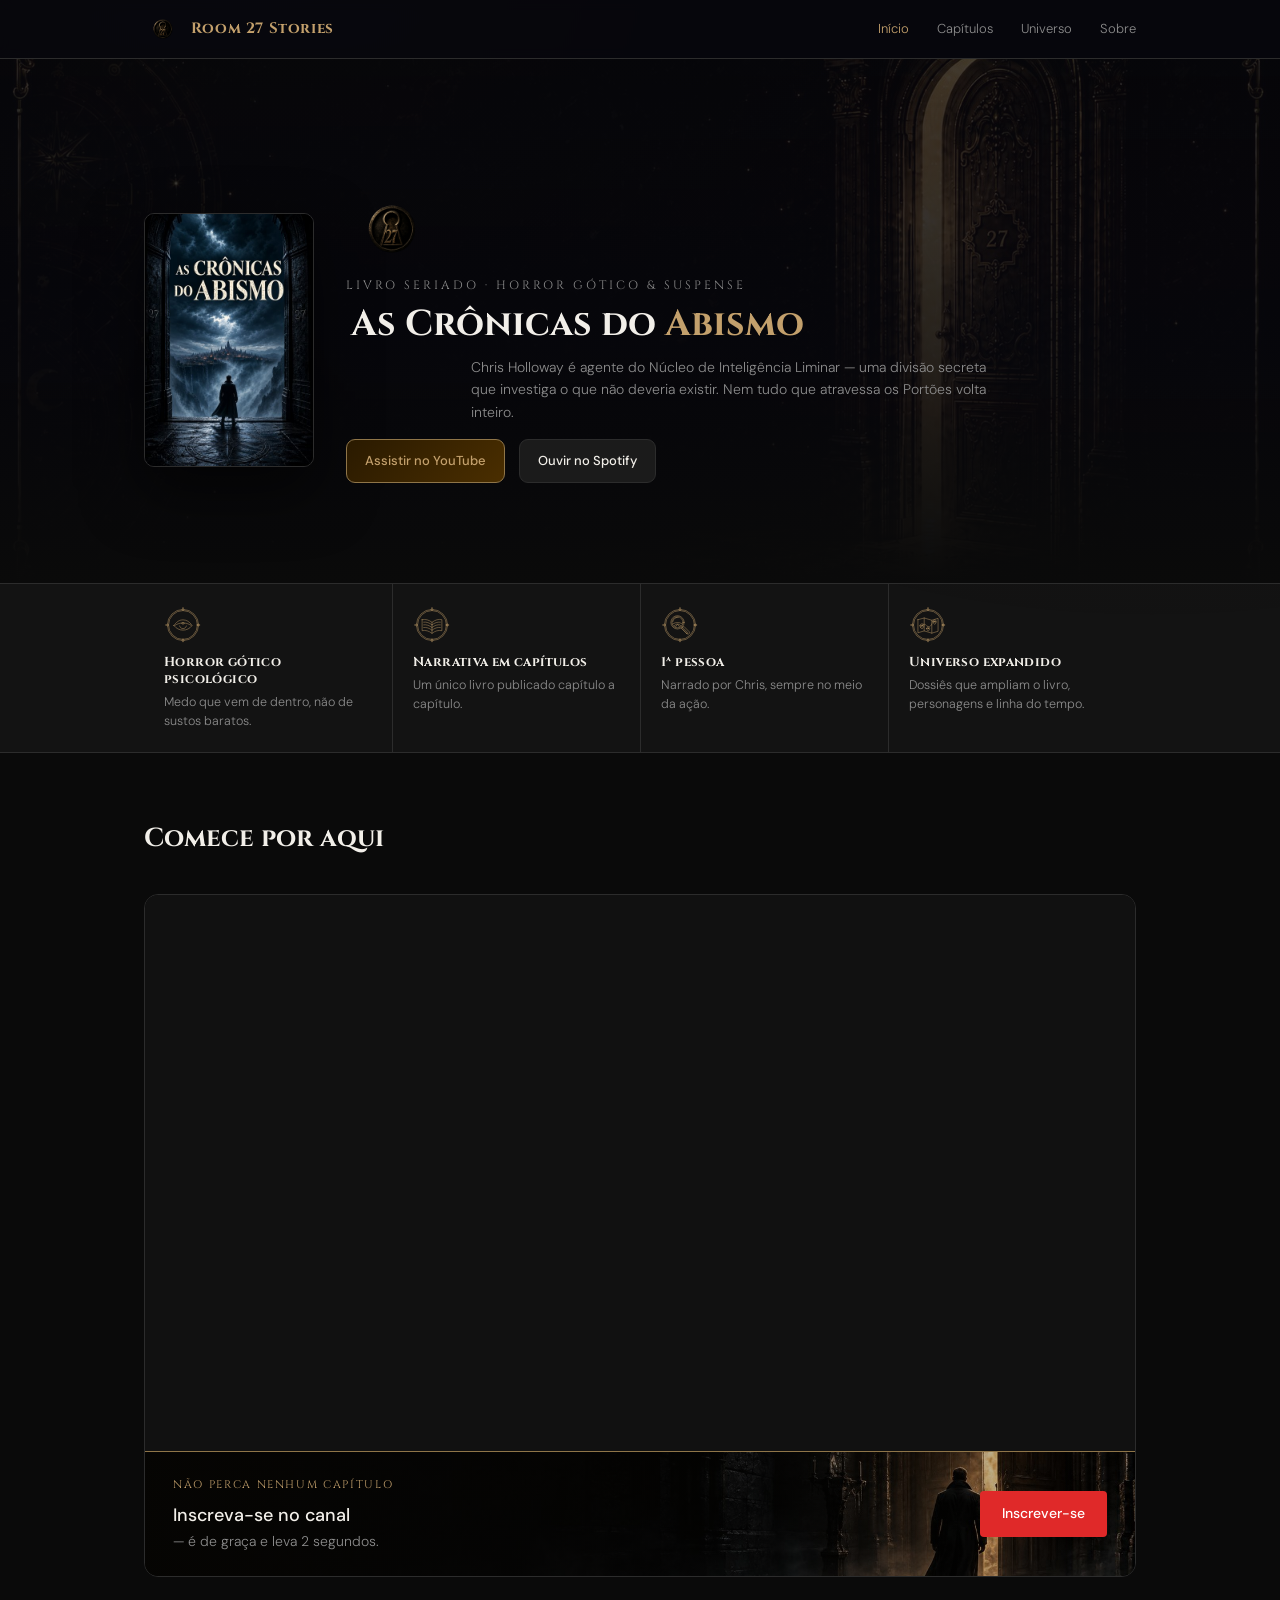
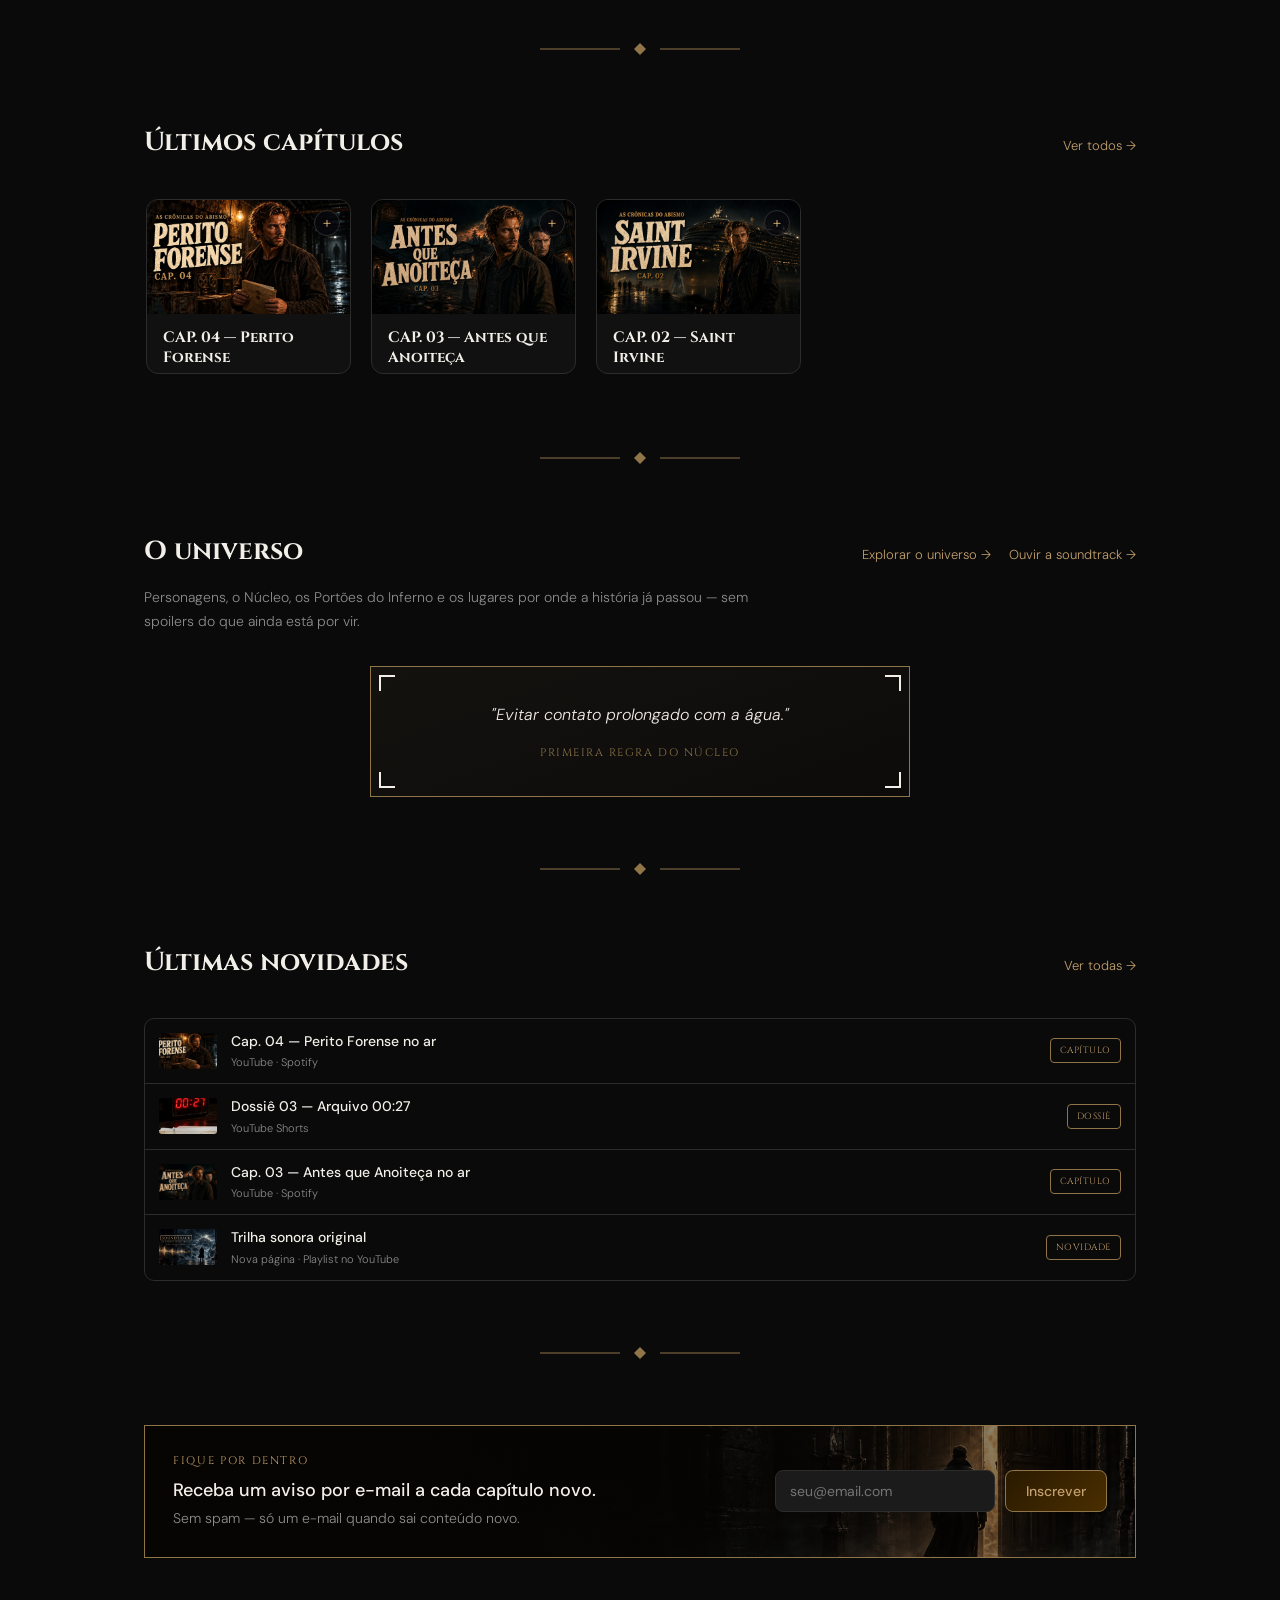
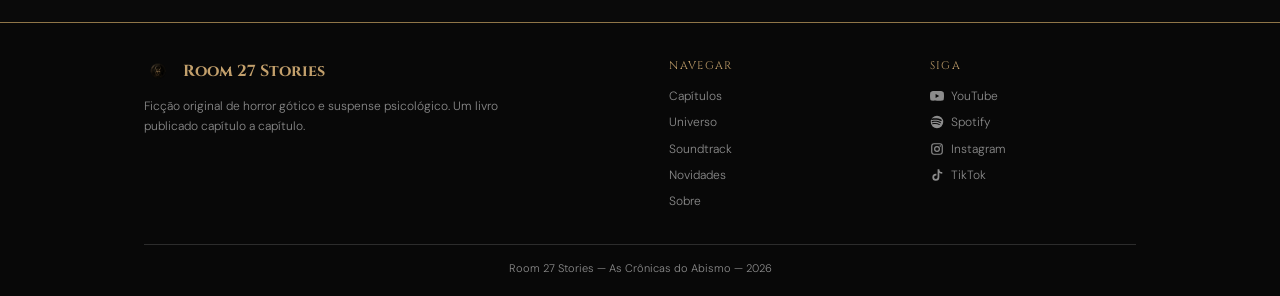
<file: index.html>
<!DOCTYPE html>
<html lang="pt-BR">
<head>
<meta charset="UTF-8">
<meta name="viewport" content="width=device-width, initial-scale=1.0">
<title>As Crônicas do Abismo — Livro de Terror Narrado | Room 27 Stories</title>
<meta name="description" content="As Crônicas do Abismo é um livro seriado de horror gótico e suspense psicológico, narrado em primeira pessoa por Chris Holloway. Acompanhe os capítulos no YouTube.">
<link rel="canonical" href="https://room27stories.github.io/">
<meta property="og:type" content="website">
<meta property="og:site_name" content="Room 27 Stories">
<meta property="og:title" content="As Crônicas do Abismo — Room 27 Stories">
<meta property="og:description" content="Um livro seriado de horror gótico e suspense psicológico, narrado em primeira pessoa. Novos capítulos no YouTube.">
<meta property="og:url" content="https://room27stories.github.io/">
<meta property="og:image" content="https://room27stories.github.io/assets/book-cover.jpg">
<meta property="og:locale" content="pt_BR">
<meta name="twitter:card" content="summary_large_image">
<meta name="twitter:title" content="As Crônicas do Abismo — Room 27 Stories">
<meta name="twitter:description" content="Um livro seriado de horror gótico e suspense psicológico, narrado em primeira pessoa. Novos capítulos no YouTube.">
<meta name="twitter:image" content="https://room27stories.github.io/assets/book-cover.jpg">
<link rel="icon" href="assets/logo-mark.png">
<link rel="preconnect" href="https://fonts.googleapis.com">
<link rel="preconnect" href="https://fonts.gstatic.com" crossorigin>
<link href="https://fonts.googleapis.com/css2?family=Cinzel:wght@400;700&family=DM+Sans:wght@300;500&display=swap" rel="stylesheet">
<link rel="stylesheet" href="style.css">
<script type="application/ld+json">
{
  "@context": "https://schema.org",
  "@type": "Book",
  "@id": "https://room27stories.github.io/#book",
  "url": "https://room27stories.github.io/",
  "name": "As Crônicas do Abismo",
  "description": "Livro seriado de horror gótico e suspense psicológico, narrado em primeira pessoa por Chris Holloway, agente do Núcleo de Inteligência Liminar (NIL).",
  "image": "https://room27stories.github.io/assets/book-cover.jpg",
  "inLanguage": "pt-BR",
  "genre": ["Horror gótico", "Suspense psicológico", "Ficção seriada"],
  "author": {"@type": "Person", "name": "Chris Holloway"},
  "publisher": {
    "@type": "Organization",
    "name": "Room 27 Stories",
    "sameAs": [
      "https://www.youtube.com/@room27_stories",
      "https://open.spotify.com/show/033fjDZGIqSqJn3BN5w8cd",
      "https://instagram.com/room27_stories",
      "https://www.tiktok.com/@room27_stories"
    ]
  }
}
</script>
</head>
<body>

<nav>
  <div class="wrap">
    <div class="brand"><img class="mark" src="assets/logo-mark.png" alt="Room 27 Stories"> Room 27 Stories</div>
    <div class="navlinks">
      <a href="index.html" class="current">Início</a>
      <a href="episodios.html">Capítulos</a>
      <a href="universo.html">Universo</a>
      <a href="sobre.html">Sobre</a>
    </div>
  </div>
</nav>

<header class="hero hero-bg home-hero">
  <img class="bg-img" src="assets/bg-door.jpg" srcset="assets/bg-door-800.jpg 800w, assets/bg-door.jpg 1600w" sizes="100vw" alt="">
  <div class="bg-fade"></div>
  <div class="wrap">
    <div class="hero-columns">
      <img class="hero-cover" src="assets/book-cover.jpg" srcset="assets/book-cover-420.jpg 420w, assets/book-cover.jpg 700w" sizes="(max-width: 680px) 170px, 210px" alt="Capa de As Crônicas do Abismo">
      <div class="hero-text">
        <img class="hero-mark" src="assets/logo-mark.png" alt="Room 27 Stories">
        <div class="kicker">LIVRO SERIADO · HORROR GÓTICO &amp; SUSPENSE</div>
        <h1>As Crônicas do <em>Abismo</em></h1>
        <p class="lede">Chris Holloway é agente do Núcleo de Inteligência Liminar — uma divisão secreta que investiga o que não deveria existir. Nem tudo que atravessa os Portões volta inteiro.</p>
        <div class="cta-row">
          <a class="btn btn-primary" href="http://www.youtube.com/@room27_stories" target="_blank" rel="noopener">Assistir no YouTube</a>
          <a class="btn btn-secondary" href="https://open.spotify.com/show/033fjDZGIqSqJn3BN5w8cd?si=u_W6Wi7dRBCEGUyZWsQz9Q&amp;nd=1&amp;dlsi=67b1a1af01f44073" target="_blank" rel="noopener">Ouvir no Spotify</a>
        </div>
      </div>
    </div>
  </div>
</header>

<div class="feature-band">
  <div class="wrap">
    <div class="feature">
      <div class="feature-icon"><img src="assets/horror-gotico-psicologico.svg" alt=""></div>
      <h4>Horror gótico<br>psicológico</h4>
      <p>Medo que vem de dentro, não de sustos baratos.</p>
    </div>
    <div class="feature">
      <div class="feature-icon"><img src="assets/ficcao-seriada.svg" alt=""></div>
      <h4>Narrativa em capítulos</h4>
      <p>Um único livro publicado capítulo a capítulo.</p>
    </div>
    <div class="feature">
      <div class="feature-icon"><img src="assets/primeira-pessoa.svg" alt=""></div>
      <h4>1ª pessoa</h4>
      <p>Narrado por Chris, sempre no meio da ação.</p>
    </div>
    <div class="feature">
      <div class="feature-icon"><img src="assets/universo-expandido.svg" alt=""></div>
      <h4>Universo expandido</h4>
      <p>Dossiês que ampliam o livro, personagens e linha do tempo.</p>
    </div>
  </div>
</div>

<section>
  <div class="wrap">
    <div class="section-head">
      <h2>Comece por aqui</h2>
    </div>
    <div class="video-block">
      <div class="video-embed">
        <iframe src="https://www.youtube.com/embed/58pAwCtR8oM" title="Bem-vinda à Room 27 Stories" allow="accelerometer; autoplay; clipboard-write; encrypted-media; gyroscope; picture-in-picture" allowfullscreen loading="lazy"></iframe>
      </div>
      <div class="subscribe-cta">
        <div class="subscribe-copy">
          <div class="subscribe-kicker">NÃO PERCA NENHUM CAPÍTULO</div>
          <div class="subscribe-title">Inscreva-se no canal <span class="subscribe-sub">— é de graça e leva 2 segundos.</span></div>
        </div>
        <a class="subscribe-btn-yt" href="http://www.youtube.com/@room27_stories?sub_confirmation=1" target="_blank" rel="noopener">Inscrever-se</a>
      </div>
    </div>
  </div>
</section>

<div class="ornament-divider"><svg viewBox="0 0 200 16" xmlns="http://www.w3.org/2000/svg"><line x1="0" y1="8" x2="80" y2="8" stroke="currentColor" stroke-width="1"/><path d="M100 2 L106 8 L100 14 L94 8 Z" fill="currentColor"/><line x1="120" y1="8" x2="200" y2="8" stroke="currentColor" stroke-width="1"/></svg></div>

<section>
  <div class="wrap">
    <div class="section-head">
      <h2>Últimos capítulos</h2>
      <a class="see-all" href="episodios.html">Ver todos →</a>
    </div>
    <div class="carousel">
      <button type="button" class="carousel-nav prev" aria-label="Anterior">‹</button>
      <div class="carousel-track">

      <div class="tour-card">
        <div class="tour-media wide">
          <img src="assets/cap04-cover.jpg" alt="Capa do Capítulo 4 — Perito Forense" loading="lazy">
          <div class="tour-toggle-icon">+</div>
      </div>
      <div class="tour-title-bar">
        <div class="tour-title">CAP. 04 — Perito Forense</div>
      </div>
        <div class="tour-synopsis">
          <div class="tour-synopsis-inner">
            Uma mensagem de Digor leva Chris a uma delegacia desativada, onde um corpo e uma frase na parede reabrem um caso que nunca deveria ter voltado.
            <div class="ep-links">
              <a class="yt btn-yt" href="https://www.youtube.com/watch?v=d8EGXYomZkc" target="_blank" rel="noopener">YouTube</a>
              <a class="btn-spotify" href="https://open.spotify.com/episode/7kyCBz24yAOQuPmxtsRqHZ?si=ALAchZnQRty8y27fOSl6lw" target="_blank" rel="noopener">Spotify</a>
              <a href="capitulo-04.html">Página do capítulo</a>
              <button type="button" class="share-btn" data-title="As Crônicas do Abismo — Cap. 04: Perito Forense" data-url="https://www.youtube.com/watch?v=d8EGXYomZkc" aria-label="Compartilhar"><svg viewBox="0 0 24 24" fill="none" stroke="currentColor" stroke-width="1.8"><circle cx="18" cy="5" r="2.3"/><circle cx="6" cy="12" r="2.3"/><circle cx="18" cy="19" r="2.3"/><path d="M8.1 10.7l7.7-4.2M8.1 13.3l7.7 4.2" stroke-linecap="round"/></svg></button>
            </div>
          </div>
        </div>
      </div>

      <div class="tour-card">
        <div class="tour-media wide">
          <img src="assets/cap03-cover.jpg" alt="Capa do Capítulo 3 — Antes que Anoiteça" loading="lazy">
          <div class="tour-toggle-icon">+</div>
      </div>
      <div class="tour-title-bar">
        <div class="tour-title">CAP. 03 — Antes que Anoiteça</div>
      </div>
        <div class="tour-synopsis">
          <div class="tour-synopsis-inner">
            Uma cidade pequena que parecia estar esperando. Um aviso que ninguém quis levar a sério. Chris sai dessa noite carregando algo que não estava lá antes.
            <div class="ep-links">
              <a class="yt btn-yt" href="https://youtu.be/-O4hzkXWmaE" target="_blank" rel="noopener">YouTube</a>
              <a class="btn-spotify" href="https://open.spotify.com/episode/0SFqSvQ4f3KgLpSjkwbfRS?si=DCdouS0YRsmQItDJ0qnM-g" target="_blank" rel="noopener">Spotify</a>
              <a href="capitulo-03.html">Página do capítulo</a>
              <button type="button" class="share-btn" data-title="As Crônicas do Abismo — Cap. 03: Antes que Anoiteça" data-url="https://youtu.be/-O4hzkXWmaE" aria-label="Compartilhar"><svg viewBox="0 0 24 24" fill="none" stroke="currentColor" stroke-width="1.8"><circle cx="18" cy="5" r="2.3"/><circle cx="6" cy="12" r="2.3"/><circle cx="18" cy="19" r="2.3"/><path d="M8.1 10.7l7.7-4.2M8.1 13.3l7.7 4.2" stroke-linecap="round"/></svg></button>
            </div>
          </div>
        </div>
      </div>

      <div class="tour-card">
        <div class="tour-media wide">
          <img src="assets/cap02-cover.jpg" alt="Capa do Capítulo 2 — Saint Irvine" loading="lazy">
          <div class="tour-toggle-icon">+</div>
      </div>
      <div class="tour-title-bar">
        <div class="tour-title">CAP. 02 — Saint Irvine</div>
      </div>
        <div class="tour-synopsis">
          <div class="tour-synopsis-inner">
            A bordo do St. Irvine, o tempo não anda direito — e Chris começa a duvidar de quem embarcou com ele.
            <div class="ep-links">
              <a class="yt btn-yt" href="https://youtu.be/srFb17DG1bU" target="_blank" rel="noopener">YouTube</a>
              <a class="btn-spotify" href="https://open.spotify.com/episode/1bs4FfQhcOQx2MqzTR55WY?si=qsOX323kTwKheINhW3uqzg" target="_blank" rel="noopener">Spotify</a>
              <a href="capitulo-02.html">Página do capítulo</a>
              <button type="button" class="share-btn" data-title="As Crônicas do Abismo — Cap. 02: Saint Irvine" data-url="https://youtu.be/srFb17DG1bU" aria-label="Compartilhar"><svg viewBox="0 0 24 24" fill="none" stroke="currentColor" stroke-width="1.8"><circle cx="18" cy="5" r="2.3"/><circle cx="6" cy="12" r="2.3"/><circle cx="18" cy="19" r="2.3"/><path d="M8.1 10.7l7.7-4.2M8.1 13.3l7.7 4.2" stroke-linecap="round"/></svg></button>
            </div>
          </div>
        </div>
      </div>

    </div>
      <button type="button" class="carousel-nav next" aria-label="Próximo">›</button>
    </div>
  </div>
</section>

<div class="ornament-divider"><svg viewBox="0 0 200 16" xmlns="http://www.w3.org/2000/svg"><line x1="0" y1="8" x2="80" y2="8" stroke="currentColor" stroke-width="1"/><path d="M100 2 L106 8 L100 14 L94 8 Z" fill="currentColor"/><line x1="120" y1="8" x2="200" y2="8" stroke="currentColor" stroke-width="1"/></svg></div>

<section>
  <div class="wrap">
    <div class="section-head">
      <h2>O universo</h2>
      <div class="section-actions"><a class="see-all" href="universo.html">Explorar o universo →</a><a class="see-all" href="soundtrack.html">Ouvir a soundtrack →</a></div>
    </div>
    <p class="section-intro">Personagens, o Núcleo, os Portões do Inferno e os lugares por onde a história já passou — sem spoilers do que ainda está por vir.</p>
    <blockquote class="artifact-plate">
      <span class="artifact-corner tl"></span>
      <span class="artifact-corner tr"></span>
      <span class="artifact-corner bl"></span>
      <span class="artifact-corner br"></span>
      <p class="artifact-quote">"Evitar contato prolongado com a água."</p>
      <div class="artifact-source">Primeira regra do Núcleo</div>
    </blockquote>
  </div>
</section>

<div class="ornament-divider"><svg viewBox="0 0 200 16" xmlns="http://www.w3.org/2000/svg"><line x1="0" y1="8" x2="80" y2="8" stroke="currentColor" stroke-width="1"/><path d="M100 2 L106 8 L100 14 L94 8 Z" fill="currentColor"/><line x1="120" y1="8" x2="200" y2="8" stroke="currentColor" stroke-width="1"/></svg></div>

<section>
  <div class="wrap">
    <div class="section-head">
      <h2>Últimas novidades</h2>
      <a class="see-all" href="novidades.html">Ver todas →</a>
    </div>
    <div class="updates-list">
      <a class="update-item" href="https://www.youtube.com/watch?v=d8EGXYomZkc" target="_blank" rel="noopener">
        <img class="update-thumb" src="assets/cap04-cover.jpg" alt="Capítulo 4 — Perito Forense" loading="lazy">
        <span><span class="update-title">Cap. 04 — Perito Forense no ar</span><span class="update-meta">YouTube · Spotify</span></span>
        <span class="update-tag">CAPÍTULO</span>
      </a>
      <a class="update-item" href="https://youtube.com/shorts/saErcu6Up54" target="_blank" rel="noopener">
        <img class="update-thumb" src="assets/dossie03-cover.jpg" alt="Dossiê 03 — Arquivo 00:27" loading="lazy">
        <span><span class="update-title">Dossiê 03 — Arquivo 00:27</span><span class="update-meta">YouTube Shorts</span></span>
        <span class="update-tag">DOSSIÊ</span>
      </a>
      <a class="update-item" href="https://youtu.be/-O4hzkXWmaE" target="_blank" rel="noopener">
        <img class="update-thumb" src="assets/cap03-cover.jpg" alt="Capítulo 3 — Antes que Anoiteça" loading="lazy">
        <span><span class="update-title">Cap. 03 — Antes que Anoiteça no ar</span><span class="update-meta">YouTube · Spotify</span></span>
        <span class="update-tag">CAPÍTULO</span>
      </a>
      <a class="update-item" href="soundtrack.html">
        <img class="update-thumb" src="assets/soundtrack-cover.jpg" alt="Soundtrack de As Crônicas do Abismo" loading="lazy">
        <span><span class="update-title">Trilha sonora original</span><span class="update-meta">Nova página · Playlist no YouTube</span></span>
        <span class="update-tag">NOVIDADE</span>
      </a>
    </div>
  </div>
</section>

<div class="ornament-divider"><svg viewBox="0 0 200 16" xmlns="http://www.w3.org/2000/svg"><line x1="0" y1="8" x2="80" y2="8" stroke="currentColor" stroke-width="1"/><path d="M100 2 L106 8 L100 14 L94 8 Z" fill="currentColor"/><line x1="120" y1="8" x2="200" y2="8" stroke="currentColor" stroke-width="1"/></svg></div>

<section>
  <div class="wrap">
    <div class="newsletter-box">
      <div class="newsletter-copy">
        <div class="subscribe-kicker">FIQUE POR DENTRO</div>
        <div class="subscribe-title">Receba um aviso por e-mail a cada capítulo novo.</div>
        <div class="subscribe-sub newsletter-sub">Sem spam — só um e-mail quando sai conteúdo novo.</div>
      </div>
      <form action="https://buttondown.email/api/emails/embed-subscribe/room27_stories" method="post" target="popupwindow" onsubmit="window.open('https://buttondown.email/room27_stories', 'popupwindow')" class="newsletter-form">
        <input type="email" name="email" placeholder="seu@email.com" required>
        <button type="submit">Inscrever</button>
      </form>
    </div>
  </div>
</section>

<footer class="site-footer">
  <div class="wrap">
    <div class="footer-grid">
      <div class="footer-brand">
        <a class="footer-brand-link" href="index.html"><img src="assets/logo-mark.png" alt="">Room 27 Stories</a>
        <p class="footer-copy">Ficção original de horror gótico e suspense psicológico. Um livro publicado capítulo a capítulo.</p>
      </div>
      <div>
        <div class="footer-title">Navegar</div>
        <div class="footer-list"><a href="episodios.html">Capítulos</a><a href="universo.html">Universo</a><a href="soundtrack.html">Soundtrack</a><a href="novidades.html">Novidades</a><a href="sobre.html">Sobre</a></div>
      </div>
      <div>
        <div class="footer-title">Siga</div>
        <div class="footer-list">
          <a href="http://www.youtube.com/@room27_stories" target="_blank" rel="noopener"><svg aria-hidden="true"><use href="assets/social-icons.svg#youtube"></use></svg>YouTube</a>
          <a href="https://open.spotify.com/show/033fjDZGIqSqJn3BN5w8cd?si=u_W6Wi7dRBCEGUyZWsQz9Q&amp;nd=1&amp;dlsi=67b1a1af01f44073" target="_blank" rel="noopener"><svg aria-hidden="true"><use href="assets/social-icons.svg#spotify"></use></svg>Spotify</a>
          <a href="https://instagram.com/room27_stories" target="_blank" rel="noopener"><svg aria-hidden="true"><use href="assets/social-icons.svg#instagram"></use></svg>Instagram</a>
          <a href="https://tiktok.com/@room27_stories" target="_blank" rel="noopener"><svg aria-hidden="true"><use href="assets/social-icons.svg#tiktok"></use></svg>TikTok</a>
        </div>
      </div>
    </div>
    <div class="footer-bottom">Room 27 Stories — As Crônicas do Abismo — 2026</div>
  </div>
</footer>

<script>
(function(){
  var toast = document.createElement('div');
  toast.className = 'share-toast';
  toast.textContent = 'Link copiado!';
  document.body.appendChild(toast);
  var toastTimer;
  function showToast(msg){
    toast.textContent = msg;
    toast.classList.add('show');
    clearTimeout(toastTimer);
    toastTimer = setTimeout(function(){ toast.classList.remove('show'); }, 2200);
  }

  document.querySelectorAll('.share-btn').forEach(function(btn){
    btn.addEventListener('click', function(e){
      e.stopPropagation();
      var title = btn.getAttribute('data-title');
      var url = btn.getAttribute('data-url');
      if (navigator.share){
        navigator.share({ title: title, url: url }).catch(function(){});
      } else if (navigator.clipboard){
        navigator.clipboard.writeText(url).then(function(){
          showToast('Link copiado!');
        }).catch(function(){
          showToast(url);
        });
      } else {
        showToast(url);
      }
    });
  });

  var draggedCards = new WeakSet();

  document.querySelectorAll('.tour-card').forEach(function(card){
    card.addEventListener('click', function(e){
      if (draggedCards.has(card)) { draggedCards.delete(card); return; }
      if (e.target.closest('a') || e.target.closest('button')) return;
      card.classList.toggle('open');
    });
  });

  document.querySelectorAll('.carousel-track').forEach(function(track){
    var isDown = false, startX = 0, startScroll = 0, moved = false;

    function down(x){
      isDown = true; moved = false;
      startX = x; startScroll = track.scrollLeft;
      track.classList.add('dragging');
    }
    function move(x){
      if (!isDown) return;
      var walk = x - startX;
      if (Math.abs(walk) > 6) moved = true;
      track.scrollLeft = startScroll - walk;
    }
    function up(){
      if (!isDown) return;
      isDown = false;
      track.classList.remove('dragging');
      if (moved){
        track.querySelectorAll('.tour-card').forEach(function(c){ draggedCards.add(c); });
      }
    }

    track.addEventListener('mousedown', function(e){ down(e.pageX); });
    track.addEventListener('mousemove', function(e){ move(e.pageX); });
    window.addEventListener('mouseup', up);
    track.addEventListener('mouseleave', up);
  });

  document.querySelectorAll('.carousel').forEach(function(carousel){
    var track = carousel.querySelector('.carousel-track');
    var prev = carousel.querySelector('.carousel-nav.prev');
    var next = carousel.querySelector('.carousel-nav.next');
    function stepSize(){
      var card = track.querySelector('.tour-card');
      var w = card ? card.getBoundingClientRect().width : 250;
      return (w + 20) * 2;
    }
    if (prev) prev.addEventListener('click', function(){ track.scrollBy({left: -stepSize(), behavior:'smooth'}); });
    if (next) next.addEventListener('click', function(){ track.scrollBy({left: stepSize(), behavior:'smooth'}); });
    function updateControls(){
      var maxScroll = track.scrollWidth - track.clientWidth;
      var noOverflow = maxScroll <= 3;
      if (prev) {
        prev.classList.toggle('is-hidden', noOverflow);
        prev.classList.toggle('is-disabled', !noOverflow && track.scrollLeft <= 3);
      }
      if (next) {
        next.classList.toggle('is-hidden', noOverflow);
        next.classList.toggle('is-disabled', !noOverflow && track.scrollLeft >= maxScroll - 3);
      }
    }
    track.addEventListener('scroll', updateControls, {passive:true});
    window.addEventListener('resize', updateControls);
    requestAnimationFrame(updateControls);
  });
})();
</script>

<script data-goatcounter="https://room27stories.goatcounter.com/count" async src="//gc.zgo.at/count.js"></script>
</body>
</html>
</file>
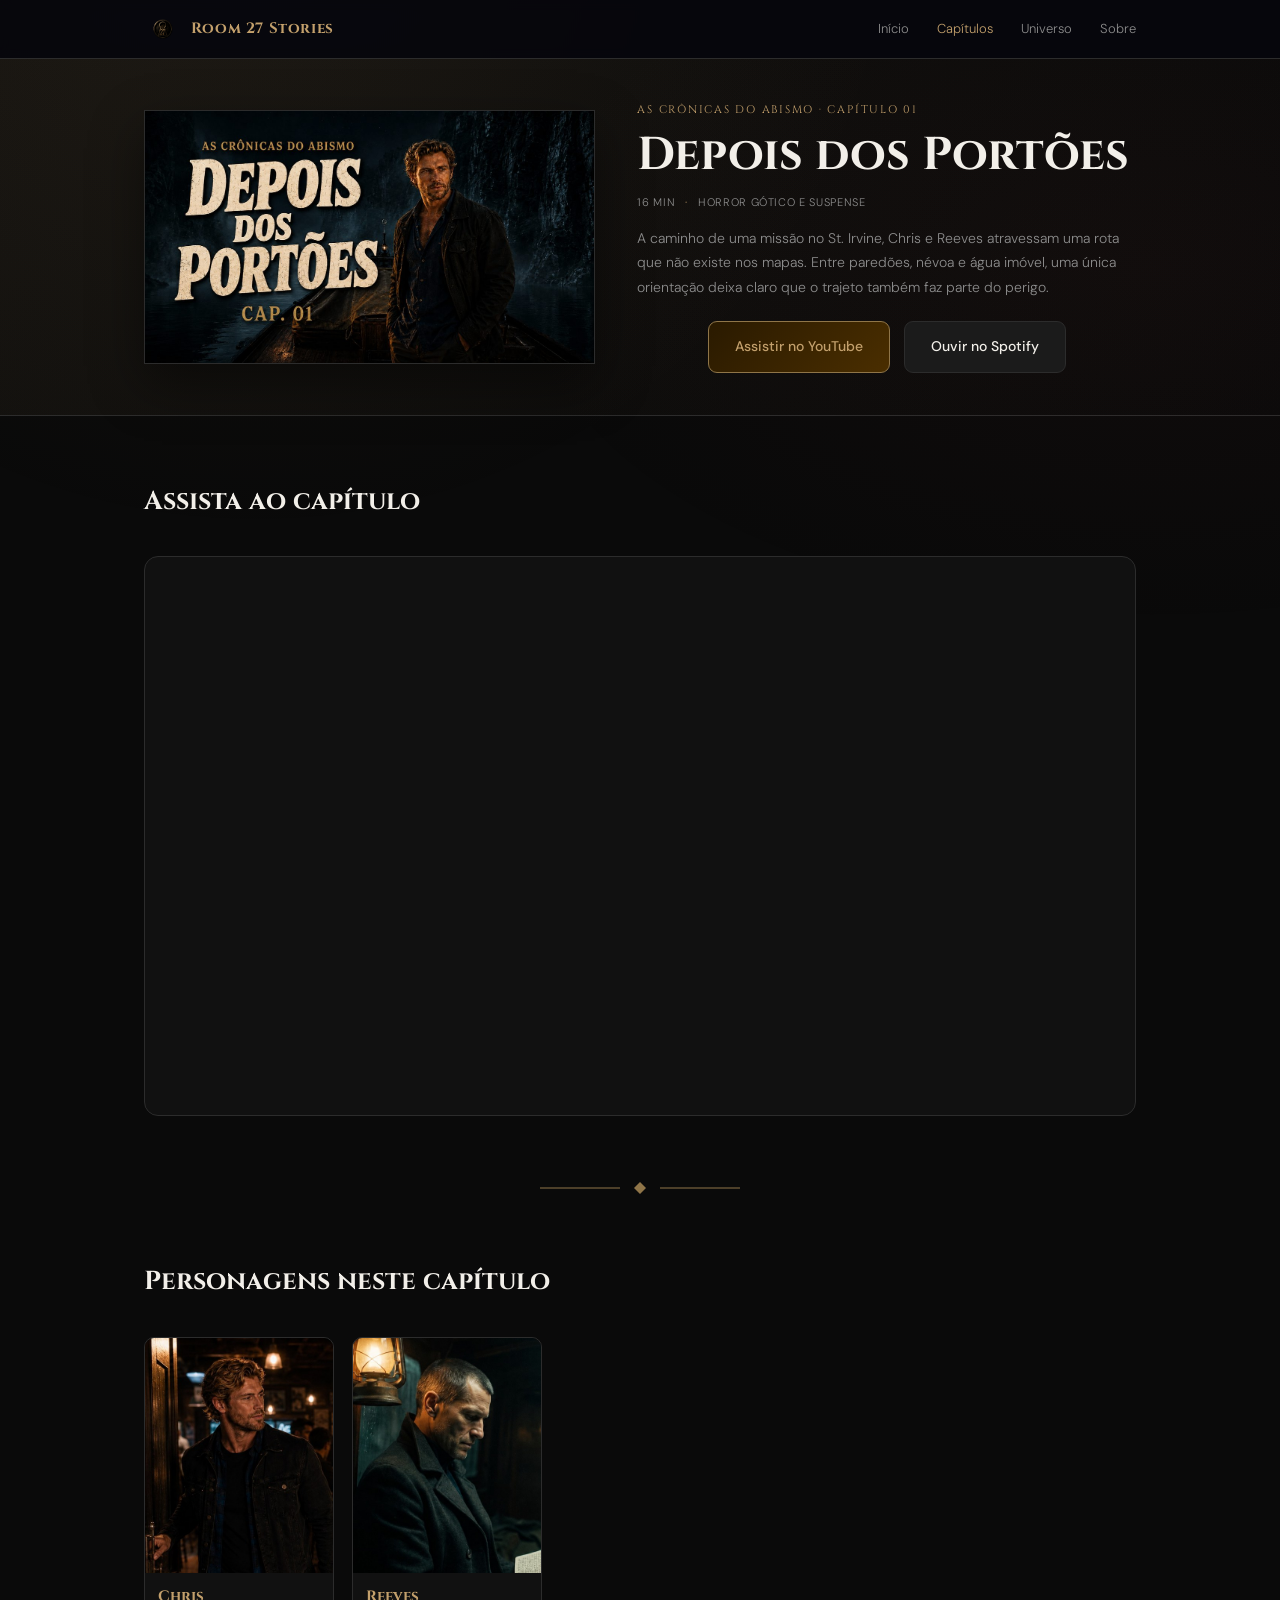
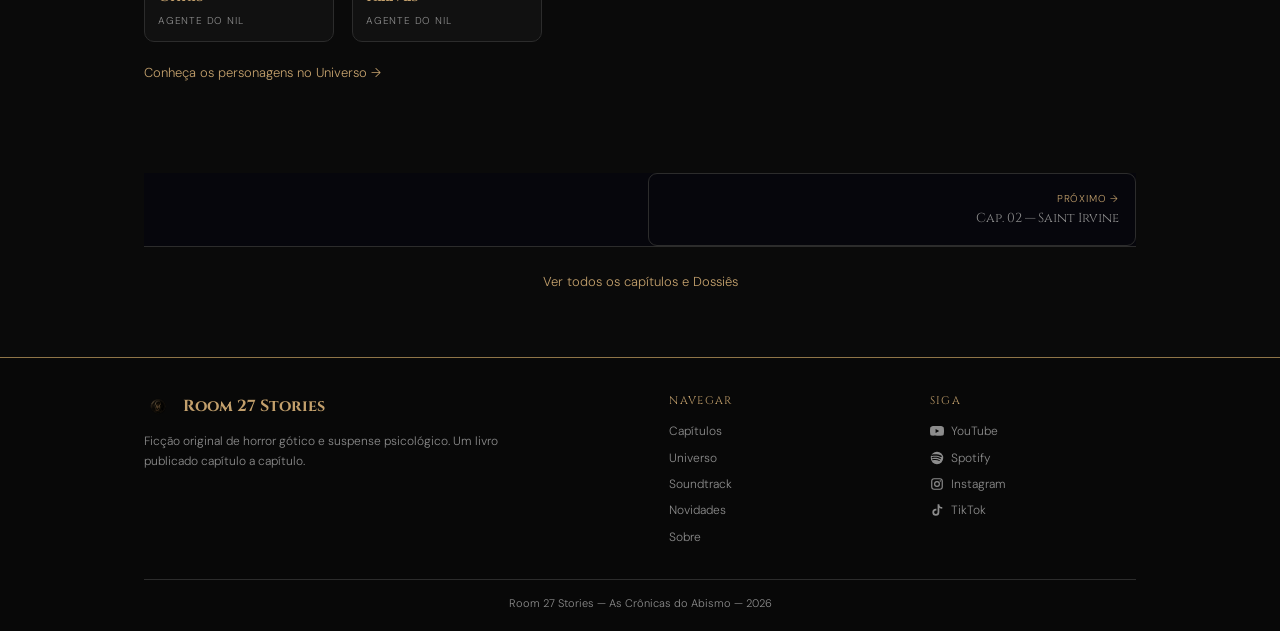
<file: capitulo-01.html>
<!DOCTYPE html>
<html lang="pt-BR">
<head>
<meta charset="UTF-8">
<meta name="viewport" content="width=device-width, initial-scale=1.0">
<title>Capítulo 01: Depois dos Portões — As Crônicas do Abismo</title>
<meta name="description" content="A caminho de uma missão no St. Irvine, Chris e Reeves atravessam uma rota que não existe nos mapas. Entre paredões, névoa e água imóvel, uma única orientação deixa claro que o trajeto também faz parte do perigo.">
<link rel="canonical" href="https://room27stories.github.io/capitulo-01.html">
<meta property="og:type" content="article">
<meta property="og:site_name" content="Room 27 Stories">
<meta property="og:title" content="Capítulo 01: Depois dos Portões">
<meta property="og:description" content="A caminho de uma missão no St. Irvine, Chris e Reeves atravessam uma rota que não existe nos mapas. Entre paredões, névoa e água imóvel, uma única orientação deixa claro que o trajeto também faz parte do perigo.">
<meta property="og:url" content="https://room27stories.github.io/capitulo-01.html">
<meta property="og:image" content="https://room27stories.github.io/assets/cap01-cover.jpg">
<meta property="og:locale" content="pt_BR">
<meta name="twitter:card" content="summary_large_image">
<meta name="twitter:title" content="Capítulo 01: Depois dos Portões">
<meta name="twitter:description" content="A caminho de uma missão no St. Irvine, Chris e Reeves atravessam uma rota que não existe nos mapas. Entre paredões, névoa e água imóvel, uma única orientação deixa claro que o trajeto também faz parte do perigo.">
<meta name="twitter:image" content="https://room27stories.github.io/assets/cap01-cover.jpg">
<link rel="icon" href="assets/logo-mark.png">
<link rel="preconnect" href="https://fonts.googleapis.com">
<link rel="preconnect" href="https://fonts.gstatic.com" crossorigin>
<link href="https://fonts.googleapis.com/css2?family=Cinzel:wght@400;700&family=DM+Sans:wght@300;500&display=swap" rel="stylesheet">
<link rel="stylesheet" href="style.css">
<script type="application/ld+json">
{
  "@context": "https://schema.org",
  "@type": "Chapter",
  "name": "Depois dos Portões",
  "position": 1,
  "description": "A caminho de uma missão no St. Irvine, Chris e Reeves atravessam uma rota que não existe nos mapas. Entre paredões, névoa e água imóvel, uma única orientação deixa claro que o trajeto também faz parte do perigo.",
  "timeRequired": "PT16M",
  "url": "https://room27stories.github.io/capitulo-01.html",
  "isPartOf": {
    "@type": "Book",
    "name": "As Crônicas do Abismo",
    "author": {"@type": "Organization", "name": "Room 27 Stories"}
  }
}
</script>
</head>
<body>
<nav aria-label="Navegação principal">
  <div class="wrap">
    <a class="brand" href="index.html"><img class="mark" src="assets/logo-mark.png" alt="Room 27 Stories"> Room 27 Stories</a>
    <div class="navlinks">
      <a href="index.html">Início</a>
      <a href="episodios.html" class="current">Capítulos</a>
      <a href="universo.html">Universo</a>
      <a href="sobre.html">Sobre</a>
    </div>
  </div>
</nav>

<header class="chapter-page-hero">
  <div class="wrap chapter-page-grid">
    <img class="chapter-cover" src="assets/cap01-cover.jpg" alt="Capa do Capítulo 01 — Depois dos Portões">
    <div class="chapter-hero-copy">
      <div class="kicker">AS CRÔNICAS DO ABISMO · CAPÍTULO 01</div>
      <h1>Depois dos Portões</h1>
      <div class="chapter-meta"><span>16 min</span><span>Horror gótico e suspense</span></div>
      <p>A caminho de uma missão no St. Irvine, Chris e Reeves atravessam uma rota que não existe nos mapas. Entre paredões, névoa e água imóvel, uma única orientação deixa claro que o trajeto também faz parte do perigo.</p>
      <div class="cta-row">
          <a class="btn btn-primary" href="https://youtu.be/gZEF4uvzlbM" target="_blank" rel="noopener">Assistir no YouTube</a>
          <a class="btn btn-secondary" href="https://open.spotify.com/episode/1exfCPyHMflVNoiWHwEM3u?si=NBIkhFNjRLaQfG99yPt1BA" target="_blank" rel="noopener">Ouvir no Spotify</a>
        </div>
    </div>
  </div>
</header>

<main>
<section>
  <div class="wrap">
    <div class="section-head"><h2>Assista ao capítulo</h2></div>
    <div class="video-embed"><iframe src="https://www.youtube.com/embed/gZEF4uvzlbM" title="Capítulo 01 — Depois dos Portões" allow="accelerometer; autoplay; clipboard-write; encrypted-media; gyroscope; picture-in-picture" allowfullscreen loading="lazy"></iframe></div>
  </div>
</section>
<div class="ornament-divider"><svg viewBox="0 0 200 16" xmlns="http://www.w3.org/2000/svg"><line x1="0" y1="8" x2="80" y2="8" stroke="currentColor" stroke-width="1"/><path d="M100 2 L106 8 L100 14 L94 8 Z" fill="currentColor"/><line x1="120" y1="8" x2="200" y2="8" stroke="currentColor" stroke-width="1"/></svg></div>
<section>
  <div class="wrap">
    <div class="section-head"><h2>Personagens neste capítulo</h2></div>
    <div class="chapter-character-grid">
      <article class="chapter-character-card">
        <img src="assets/chris-portrait.jpg" alt="Chris, personagem de As Crônicas do Abismo" loading="lazy">
        <div><h3>Chris</h3><div class="lore-role">Agente do NIL</div></div>
      </article>
      <article class="chapter-character-card">
        <img src="assets/reeves-portrait.jpg" alt="Reeves, personagem de As Crônicas do Abismo" loading="lazy">
        <div><h3>Reeves</h3><div class="lore-role">Agente do NIL</div></div>
      </article>
    </div>
    <a class="characters-universe-link" href="universo.html#personagens">Conheça os personagens no Universo →</a>
  </div>
</section>

<section class="chapter-reading" hidden>
  <div class="wrap reading-wrap">
    <div class="section-head"><h2>Leia o capítulo</h2></div>
    <div class="reading-copy">
      <!-- PARA PUBLICAR O TEXTO:
           1. Remova o atributo hidden da section.chapter-reading.
           2. Apague este parágrafo provisório.
           3. Cole cada parágrafo do capítulo dentro de uma tag <p>. -->
      <p>Texto integral do capítulo a inserir.</p>
    </div>
  </div>
</section>

<section class="chapter-navigation-section">
  <div class="wrap">
    <nav class="chapter-nav" aria-label="Navegação entre capítulos">
      <span></span>
      <a class="next" href="capitulo-02.html"><span>Próximo →</span><strong>Cap. 02 — Saint Irvine</strong></a>
    </nav>
    <a class="back-to-chapters" href="episodios.html">Ver todos os capítulos e Dossiês</a>
  </div>
</section>
</main>

<footer class="site-footer">
  <div class="wrap">
    <div class="footer-grid">
      <div class="footer-brand"><a class="footer-brand-link" href="index.html"><img src="assets/logo-mark.png" alt="">Room 27 Stories</a><p class="footer-copy">Ficção original de horror gótico e suspense psicológico. Um livro publicado capítulo a capítulo.</p></div>
      <div><div class="footer-title">Navegar</div><div class="footer-list"><a href="episodios.html">Capítulos</a><a href="universo.html">Universo</a><a href="soundtrack.html">Soundtrack</a><a href="novidades.html">Novidades</a><a href="sobre.html">Sobre</a></div></div>
      <div><div class="footer-title">Siga</div><div class="footer-list"><a href="http://www.youtube.com/@room27_stories" target="_blank" rel="noopener"><svg aria-hidden="true"><use href="assets/social-icons.svg#youtube"></use></svg>YouTube</a><a href="https://open.spotify.com/show/033fjDZGIqSqJn3BN5w8cd?si=u_W6Wi7dRBCEGUyZWsQz9Q&amp;nd=1&amp;dlsi=67b1a1af01f44073" target="_blank" rel="noopener"><svg aria-hidden="true"><use href="assets/social-icons.svg#spotify"></use></svg>Spotify</a><a href="https://instagram.com/room27_stories" target="_blank" rel="noopener"><svg aria-hidden="true"><use href="assets/social-icons.svg#instagram"></use></svg>Instagram</a><a href="https://tiktok.com/@room27_stories" target="_blank" rel="noopener"><svg aria-hidden="true"><use href="assets/social-icons.svg#tiktok"></use></svg>TikTok</a></div></div>
    </div>
    <div class="footer-bottom">Room 27 Stories — As Crônicas do Abismo — 2026</div>
  </div>
</footer>
<script data-goatcounter="https://room27stories.goatcounter.com/count" async src="//gc.zgo.at/count.js"></script>
</body>
</html>
</file>
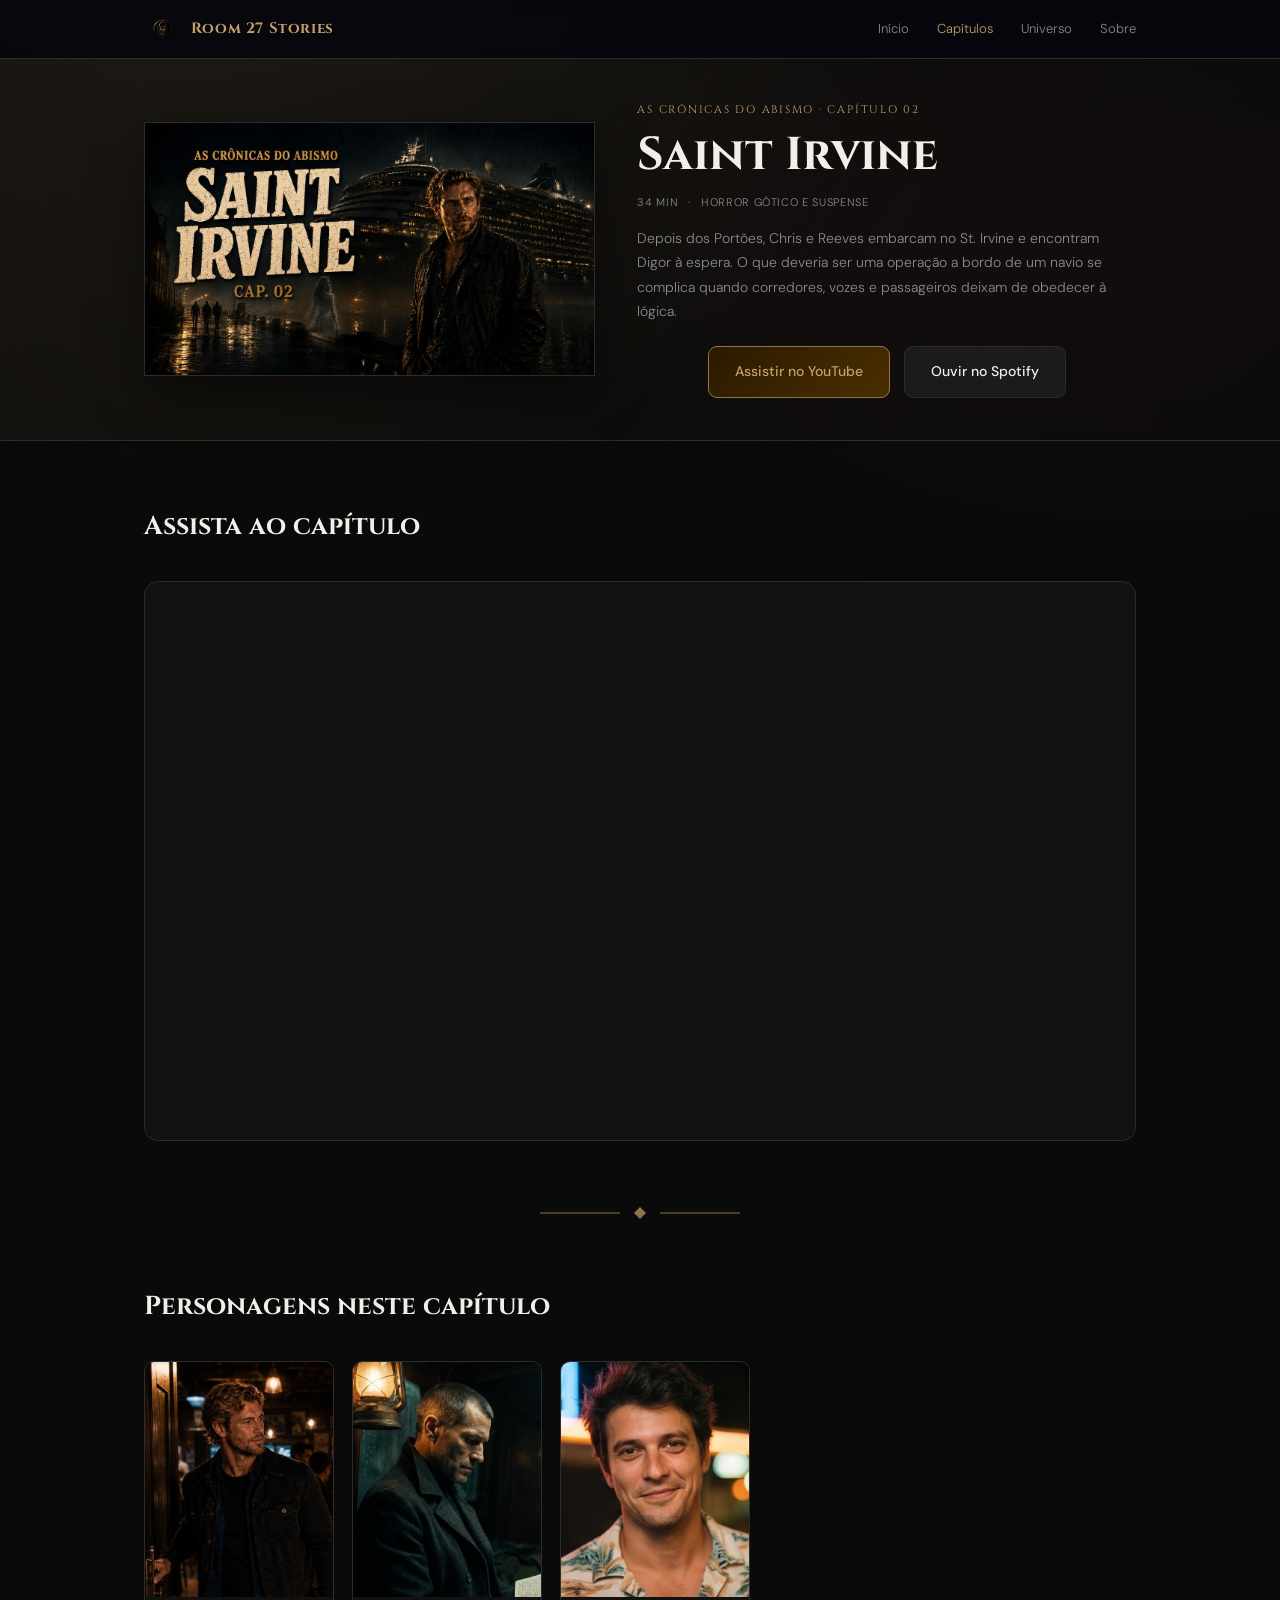
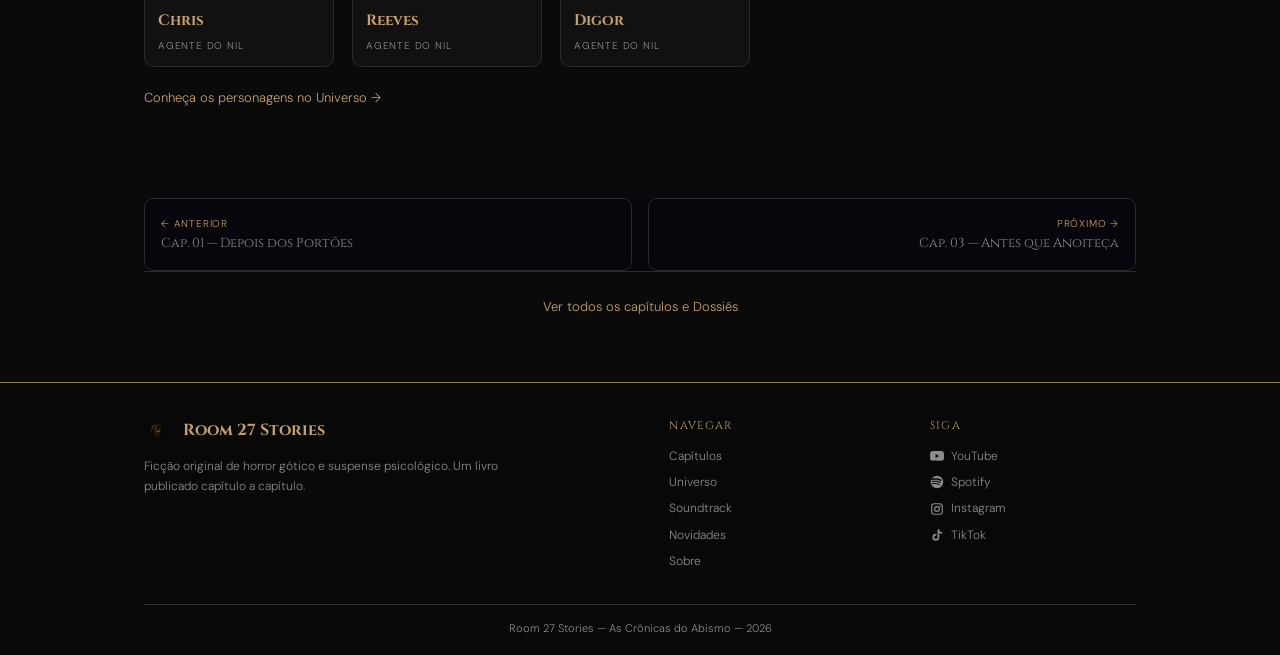
<file: capitulo-02.html>
<!DOCTYPE html>
<html lang="pt-BR">
<head>
<meta charset="UTF-8">
<meta name="viewport" content="width=device-width, initial-scale=1.0">
<title>Capítulo 02: Saint Irvine — As Crônicas do Abismo</title>
<meta name="description" content="Depois dos Portões, Chris e Reeves embarcam no St. Irvine e encontram Digor à espera. O que deveria ser uma operação a bordo de um navio se complica quando corredores, vozes e passageiros deixam de obedecer à lógica.">
<link rel="canonical" href="https://room27stories.github.io/capitulo-02.html">
<meta property="og:type" content="article">
<meta property="og:site_name" content="Room 27 Stories">
<meta property="og:title" content="Capítulo 02: Saint Irvine">
<meta property="og:description" content="Depois dos Portões, Chris e Reeves embarcam no St. Irvine e encontram Digor à espera. O que deveria ser uma operação a bordo de um navio se complica quando corredores, vozes e passageiros deixam de obedecer à lógica.">
<meta property="og:url" content="https://room27stories.github.io/capitulo-02.html">
<meta property="og:image" content="https://room27stories.github.io/assets/cap02-cover.jpg">
<meta property="og:locale" content="pt_BR">
<meta name="twitter:card" content="summary_large_image">
<meta name="twitter:title" content="Capítulo 02: Saint Irvine">
<meta name="twitter:description" content="Depois dos Portões, Chris e Reeves embarcam no St. Irvine e encontram Digor à espera. O que deveria ser uma operação a bordo de um navio se complica quando corredores, vozes e passageiros deixam de obedecer à lógica.">
<meta name="twitter:image" content="https://room27stories.github.io/assets/cap02-cover.jpg">
<link rel="icon" href="assets/logo-mark.png">
<link rel="preconnect" href="https://fonts.googleapis.com">
<link rel="preconnect" href="https://fonts.gstatic.com" crossorigin>
<link href="https://fonts.googleapis.com/css2?family=Cinzel:wght@400;700&family=DM+Sans:wght@300;500&display=swap" rel="stylesheet">
<link rel="stylesheet" href="style.css">
<script type="application/ld+json">
{
  "@context": "https://schema.org",
  "@type": "Chapter",
  "name": "Saint Irvine",
  "position": 2,
  "description": "Depois dos Portões, Chris e Reeves embarcam no St. Irvine e encontram Digor à espera. O que deveria ser uma operação a bordo de um navio se complica quando corredores, vozes e passageiros deixam de obedecer à lógica.",
  "timeRequired": "PT34M",
  "url": "https://room27stories.github.io/capitulo-02.html",
  "isPartOf": {
    "@type": "Book",
    "name": "As Crônicas do Abismo",
    "author": {"@type": "Organization", "name": "Room 27 Stories"}
  }
}
</script>
</head>
<body>
<nav aria-label="Navegação principal">
  <div class="wrap">
    <a class="brand" href="index.html"><img class="mark" src="assets/logo-mark.png" alt="Room 27 Stories"> Room 27 Stories</a>
    <div class="navlinks">
      <a href="index.html">Início</a>
      <a href="episodios.html" class="current">Capítulos</a>
      <a href="universo.html">Universo</a>
      <a href="sobre.html">Sobre</a>
    </div>
  </div>
</nav>

<header class="chapter-page-hero">
  <div class="wrap chapter-page-grid">
    <img class="chapter-cover" src="assets/cap02-cover.jpg" alt="Capa do Capítulo 02 — Saint Irvine">
    <div class="chapter-hero-copy">
      <div class="kicker">AS CRÔNICAS DO ABISMO · CAPÍTULO 02</div>
      <h1>Saint Irvine</h1>
      <div class="chapter-meta"><span>34 min</span><span>Horror gótico e suspense</span></div>
      <p>Depois dos Portões, Chris e Reeves embarcam no St. Irvine e encontram Digor à espera. O que deveria ser uma operação a bordo de um navio se complica quando corredores, vozes e passageiros deixam de obedecer à lógica.</p>
      <div class="cta-row">
          <a class="btn btn-primary" href="https://youtu.be/srFb17DG1bU" target="_blank" rel="noopener">Assistir no YouTube</a>
          <a class="btn btn-secondary" href="https://open.spotify.com/episode/1bs4FfQhcOQx2MqzTR55WY?si=qsOX323kTwKheINhW3uqzg" target="_blank" rel="noopener">Ouvir no Spotify</a>
        </div>
    </div>
  </div>
</header>

<main>
<section>
  <div class="wrap">
    <div class="section-head"><h2>Assista ao capítulo</h2></div>
    <div class="video-embed"><iframe src="https://www.youtube.com/embed/srFb17DG1bU" title="Capítulo 02 — Saint Irvine" allow="accelerometer; autoplay; clipboard-write; encrypted-media; gyroscope; picture-in-picture" allowfullscreen loading="lazy"></iframe></div>
  </div>
</section>
<div class="ornament-divider"><svg viewBox="0 0 200 16" xmlns="http://www.w3.org/2000/svg"><line x1="0" y1="8" x2="80" y2="8" stroke="currentColor" stroke-width="1"/><path d="M100 2 L106 8 L100 14 L94 8 Z" fill="currentColor"/><line x1="120" y1="8" x2="200" y2="8" stroke="currentColor" stroke-width="1"/></svg></div>
<section>
  <div class="wrap">
    <div class="section-head"><h2>Personagens neste capítulo</h2></div>
    <div class="chapter-character-grid">
      <article class="chapter-character-card">
        <img src="assets/chris-portrait.jpg" alt="Chris, personagem de As Crônicas do Abismo" loading="lazy">
        <div><h3>Chris</h3><div class="lore-role">Agente do NIL</div></div>
      </article>
      <article class="chapter-character-card">
        <img src="assets/reeves-portrait.jpg" alt="Reeves, personagem de As Crônicas do Abismo" loading="lazy">
        <div><h3>Reeves</h3><div class="lore-role">Agente do NIL</div></div>
      </article>
      <article class="chapter-character-card">
        <img src="assets/digor-portrait.jpg" alt="Digor, personagem de As Crônicas do Abismo" loading="lazy">
        <div><h3>Digor</h3><div class="lore-role">Agente do NIL</div></div>
      </article>
    </div>
    <a class="characters-universe-link" href="universo.html#personagens">Conheça os personagens no Universo →</a>
  </div>
</section>

<section class="chapter-reading" hidden>
  <div class="wrap reading-wrap">
    <div class="section-head"><h2>Leia o capítulo</h2></div>
    <div class="reading-copy">
      <!-- PARA PUBLICAR O TEXTO:
           1. Remova o atributo hidden da section.chapter-reading.
           2. Apague este parágrafo provisório.
           3. Cole cada parágrafo do capítulo dentro de uma tag <p>. -->
      <p>Texto integral do capítulo a inserir.</p>
    </div>
  </div>
</section>

<section class="chapter-navigation-section">
  <div class="wrap">
    <nav class="chapter-nav" aria-label="Navegação entre capítulos">
      <a href="capitulo-01.html"><span>← Anterior</span><strong>Cap. 01 — Depois dos Portões</strong></a>
      <a class="next" href="capitulo-03.html"><span>Próximo →</span><strong>Cap. 03 — Antes que Anoiteça</strong></a>
    </nav>
    <a class="back-to-chapters" href="episodios.html">Ver todos os capítulos e Dossiês</a>
  </div>
</section>
</main>

<footer class="site-footer">
  <div class="wrap">
    <div class="footer-grid">
      <div class="footer-brand"><a class="footer-brand-link" href="index.html"><img src="assets/logo-mark.png" alt="">Room 27 Stories</a><p class="footer-copy">Ficção original de horror gótico e suspense psicológico. Um livro publicado capítulo a capítulo.</p></div>
      <div><div class="footer-title">Navegar</div><div class="footer-list"><a href="episodios.html">Capítulos</a><a href="universo.html">Universo</a><a href="soundtrack.html">Soundtrack</a><a href="novidades.html">Novidades</a><a href="sobre.html">Sobre</a></div></div>
      <div><div class="footer-title">Siga</div><div class="footer-list"><a href="http://www.youtube.com/@room27_stories" target="_blank" rel="noopener"><svg aria-hidden="true"><use href="assets/social-icons.svg#youtube"></use></svg>YouTube</a><a href="https://open.spotify.com/show/033fjDZGIqSqJn3BN5w8cd?si=u_W6Wi7dRBCEGUyZWsQz9Q&amp;nd=1&amp;dlsi=67b1a1af01f44073" target="_blank" rel="noopener"><svg aria-hidden="true"><use href="assets/social-icons.svg#spotify"></use></svg>Spotify</a><a href="https://instagram.com/room27_stories" target="_blank" rel="noopener"><svg aria-hidden="true"><use href="assets/social-icons.svg#instagram"></use></svg>Instagram</a><a href="https://tiktok.com/@room27_stories" target="_blank" rel="noopener"><svg aria-hidden="true"><use href="assets/social-icons.svg#tiktok"></use></svg>TikTok</a></div></div>
    </div>
    <div class="footer-bottom">Room 27 Stories — As Crônicas do Abismo — 2026</div>
  </div>
</footer>
<script data-goatcounter="https://room27stories.goatcounter.com/count" async src="//gc.zgo.at/count.js"></script>
</body>
</html>
</file>
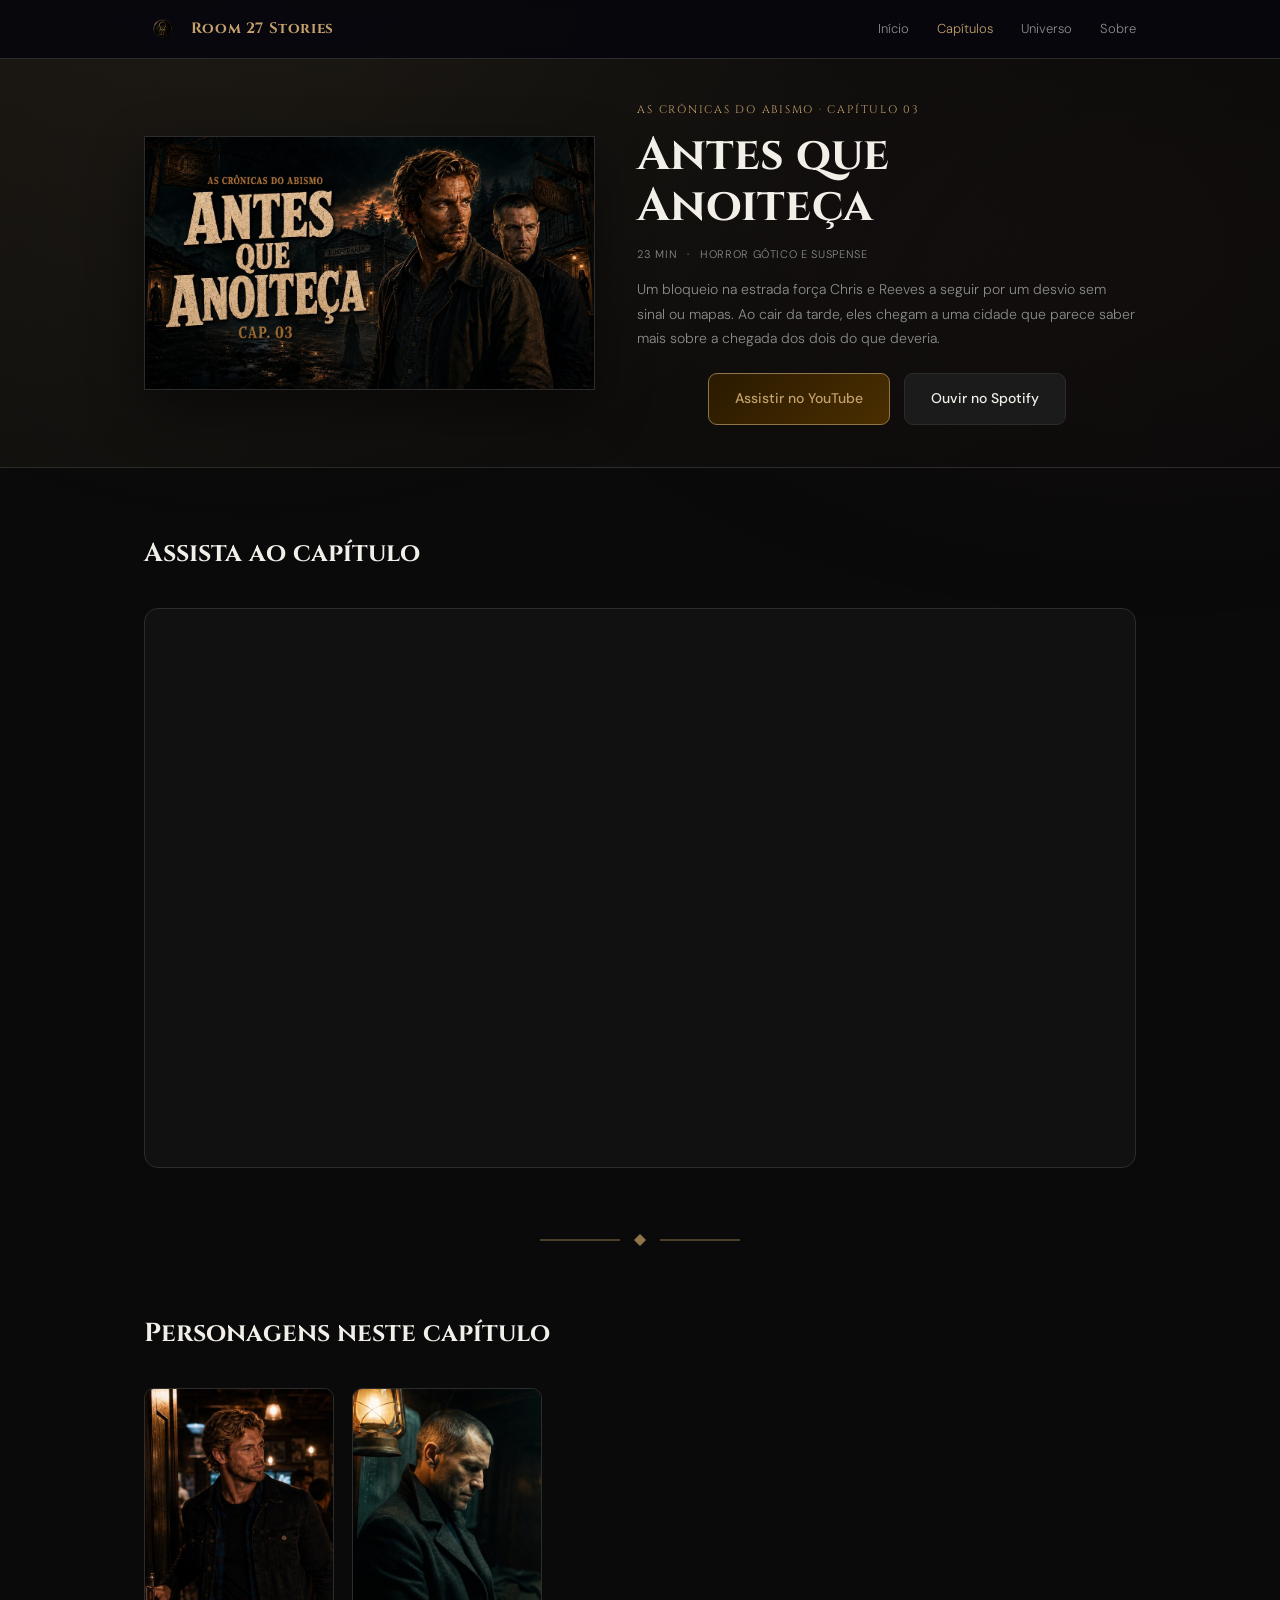
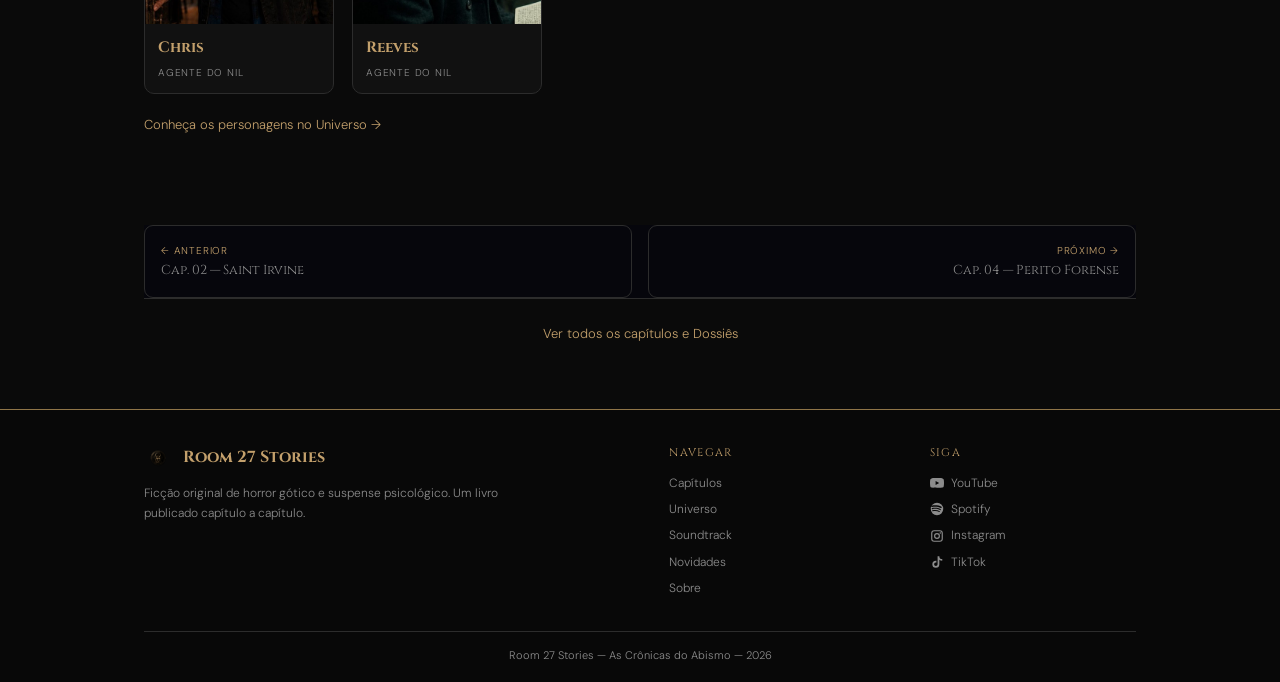
<file: capitulo-03.html>
<!DOCTYPE html>
<html lang="pt-BR">
<head>
<meta charset="UTF-8">
<meta name="viewport" content="width=device-width, initial-scale=1.0">
<title>Capítulo 03: Antes que Anoiteça — As Crônicas do Abismo</title>
<meta name="description" content="Um bloqueio na estrada força Chris e Reeves a seguir por um desvio sem sinal ou mapas. Ao cair da tarde, eles chegam a uma cidade que parece saber mais sobre a chegada dos dois do que deveria.">
<link rel="canonical" href="https://room27stories.github.io/capitulo-03.html">
<meta property="og:type" content="article">
<meta property="og:site_name" content="Room 27 Stories">
<meta property="og:title" content="Capítulo 03: Antes que Anoiteça">
<meta property="og:description" content="Um bloqueio na estrada força Chris e Reeves a seguir por um desvio sem sinal ou mapas. Ao cair da tarde, eles chegam a uma cidade que parece saber mais sobre a chegada dos dois do que deveria.">
<meta property="og:url" content="https://room27stories.github.io/capitulo-03.html">
<meta property="og:image" content="https://room27stories.github.io/assets/cap03-cover.jpg">
<meta property="og:locale" content="pt_BR">
<meta name="twitter:card" content="summary_large_image">
<meta name="twitter:title" content="Capítulo 03: Antes que Anoiteça">
<meta name="twitter:description" content="Um bloqueio na estrada força Chris e Reeves a seguir por um desvio sem sinal ou mapas. Ao cair da tarde, eles chegam a uma cidade que parece saber mais sobre a chegada dos dois do que deveria.">
<meta name="twitter:image" content="https://room27stories.github.io/assets/cap03-cover.jpg">
<link rel="icon" href="assets/logo-mark.png">
<link rel="preconnect" href="https://fonts.googleapis.com">
<link rel="preconnect" href="https://fonts.gstatic.com" crossorigin>
<link href="https://fonts.googleapis.com/css2?family=Cinzel:wght@400;700&family=DM+Sans:wght@300;500&display=swap" rel="stylesheet">
<link rel="stylesheet" href="style.css">
<script type="application/ld+json">
{
  "@context": "https://schema.org",
  "@type": "Chapter",
  "name": "Antes que Anoiteça",
  "position": 3,
  "description": "Um bloqueio na estrada força Chris e Reeves a seguir por um desvio sem sinal ou mapas. Ao cair da tarde, eles chegam a uma cidade que parece saber mais sobre a chegada dos dois do que deveria.",
  "timeRequired": "PT23M",
  "url": "https://room27stories.github.io/capitulo-03.html",
  "isPartOf": {
    "@type": "Book",
    "name": "As Crônicas do Abismo",
    "author": {"@type": "Organization", "name": "Room 27 Stories"}
  }
}
</script>
</head>
<body>
<nav aria-label="Navegação principal">
  <div class="wrap">
    <a class="brand" href="index.html"><img class="mark" src="assets/logo-mark.png" alt="Room 27 Stories"> Room 27 Stories</a>
    <div class="navlinks">
      <a href="index.html">Início</a>
      <a href="episodios.html" class="current">Capítulos</a>
      <a href="universo.html">Universo</a>
      <a href="sobre.html">Sobre</a>
    </div>
  </div>
</nav>

<header class="chapter-page-hero">
  <div class="wrap chapter-page-grid">
    <img class="chapter-cover" src="assets/cap03-cover.jpg" alt="Capa do Capítulo 03 — Antes que Anoiteça">
    <div class="chapter-hero-copy">
      <div class="kicker">AS CRÔNICAS DO ABISMO · CAPÍTULO 03</div>
      <h1>Antes que Anoiteça</h1>
      <div class="chapter-meta"><span>23 min</span><span>Horror gótico e suspense</span></div>
      <p>Um bloqueio na estrada força Chris e Reeves a seguir por um desvio sem sinal ou mapas. Ao cair da tarde, eles chegam a uma cidade que parece saber mais sobre a chegada dos dois do que deveria.</p>
      <div class="cta-row">
          <a class="btn btn-primary" href="https://youtu.be/-O4hzkXWmaE" target="_blank" rel="noopener">Assistir no YouTube</a>
          <a class="btn btn-secondary" href="https://open.spotify.com/episode/0SFqSvQ4f3KgLpSjkwbfRS?si=DCdouS0YRsmQItDJ0qnM-g" target="_blank" rel="noopener">Ouvir no Spotify</a>
        </div>
    </div>
  </div>
</header>

<main>
<section>
  <div class="wrap">
    <div class="section-head"><h2>Assista ao capítulo</h2></div>
    <div class="video-embed"><iframe src="https://www.youtube.com/embed/-O4hzkXWmaE" title="Capítulo 03 — Antes que Anoiteça" allow="accelerometer; autoplay; clipboard-write; encrypted-media; gyroscope; picture-in-picture" allowfullscreen loading="lazy"></iframe></div>
  </div>
</section>
<div class="ornament-divider"><svg viewBox="0 0 200 16" xmlns="http://www.w3.org/2000/svg"><line x1="0" y1="8" x2="80" y2="8" stroke="currentColor" stroke-width="1"/><path d="M100 2 L106 8 L100 14 L94 8 Z" fill="currentColor"/><line x1="120" y1="8" x2="200" y2="8" stroke="currentColor" stroke-width="1"/></svg></div>
<section>
  <div class="wrap">
    <div class="section-head"><h2>Personagens neste capítulo</h2></div>
    <div class="chapter-character-grid">
      <article class="chapter-character-card">
        <img src="assets/chris-portrait.jpg" alt="Chris, personagem de As Crônicas do Abismo" loading="lazy">
        <div><h3>Chris</h3><div class="lore-role">Agente do NIL</div></div>
      </article>
      <article class="chapter-character-card">
        <img src="assets/reeves-portrait.jpg" alt="Reeves, personagem de As Crônicas do Abismo" loading="lazy">
        <div><h3>Reeves</h3><div class="lore-role">Agente do NIL</div></div>
      </article>
    </div>
    <a class="characters-universe-link" href="universo.html#personagens">Conheça os personagens no Universo →</a>
  </div>
</section>

<section class="chapter-reading" hidden>
  <div class="wrap reading-wrap">
    <div class="section-head"><h2>Leia o capítulo</h2></div>
    <div class="reading-copy">
      <!-- PARA PUBLICAR O TEXTO:
           1. Remova o atributo hidden da section.chapter-reading.
           2. Apague este parágrafo provisório.
           3. Cole cada parágrafo do capítulo dentro de uma tag <p>. -->
      <p>Texto integral do capítulo a inserir.</p>
    </div>
  </div>
</section>

<section class="chapter-navigation-section">
  <div class="wrap">
    <nav class="chapter-nav" aria-label="Navegação entre capítulos">
      <a href="capitulo-02.html"><span>← Anterior</span><strong>Cap. 02 — Saint Irvine</strong></a>
      <a class="next" href="capitulo-04.html"><span>Próximo →</span><strong>Cap. 04 — Perito Forense</strong></a>
    </nav>
    <a class="back-to-chapters" href="episodios.html">Ver todos os capítulos e Dossiês</a>
  </div>
</section>
</main>

<footer class="site-footer">
  <div class="wrap">
    <div class="footer-grid">
      <div class="footer-brand"><a class="footer-brand-link" href="index.html"><img src="assets/logo-mark.png" alt="">Room 27 Stories</a><p class="footer-copy">Ficção original de horror gótico e suspense psicológico. Um livro publicado capítulo a capítulo.</p></div>
      <div><div class="footer-title">Navegar</div><div class="footer-list"><a href="episodios.html">Capítulos</a><a href="universo.html">Universo</a><a href="soundtrack.html">Soundtrack</a><a href="novidades.html">Novidades</a><a href="sobre.html">Sobre</a></div></div>
      <div><div class="footer-title">Siga</div><div class="footer-list"><a href="http://www.youtube.com/@room27_stories" target="_blank" rel="noopener"><svg aria-hidden="true"><use href="assets/social-icons.svg#youtube"></use></svg>YouTube</a><a href="https://open.spotify.com/show/033fjDZGIqSqJn3BN5w8cd?si=u_W6Wi7dRBCEGUyZWsQz9Q&amp;nd=1&amp;dlsi=67b1a1af01f44073" target="_blank" rel="noopener"><svg aria-hidden="true"><use href="assets/social-icons.svg#spotify"></use></svg>Spotify</a><a href="https://instagram.com/room27_stories" target="_blank" rel="noopener"><svg aria-hidden="true"><use href="assets/social-icons.svg#instagram"></use></svg>Instagram</a><a href="https://tiktok.com/@room27_stories" target="_blank" rel="noopener"><svg aria-hidden="true"><use href="assets/social-icons.svg#tiktok"></use></svg>TikTok</a></div></div>
    </div>
    <div class="footer-bottom">Room 27 Stories — As Crônicas do Abismo — 2026</div>
  </div>
</footer>
<script data-goatcounter="https://room27stories.goatcounter.com/count" async src="//gc.zgo.at/count.js"></script>
</body>
</html>
</file>
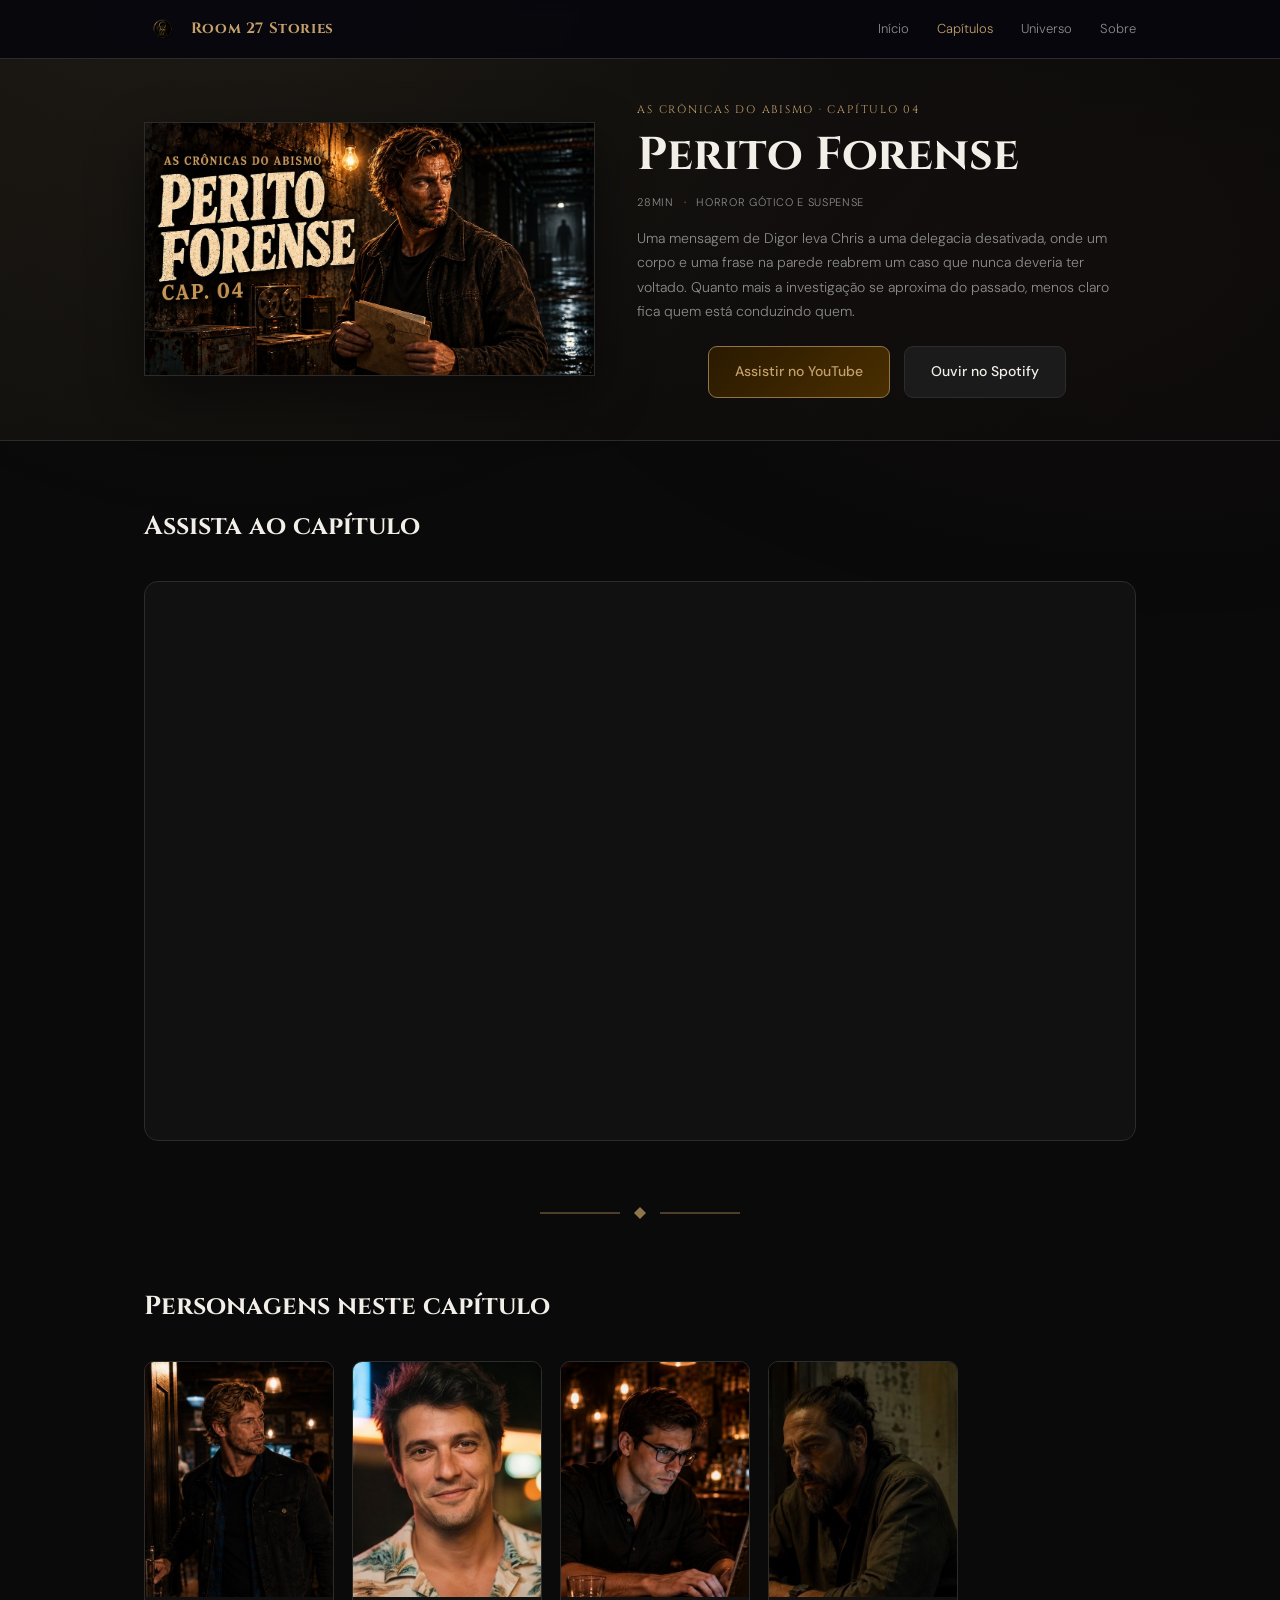
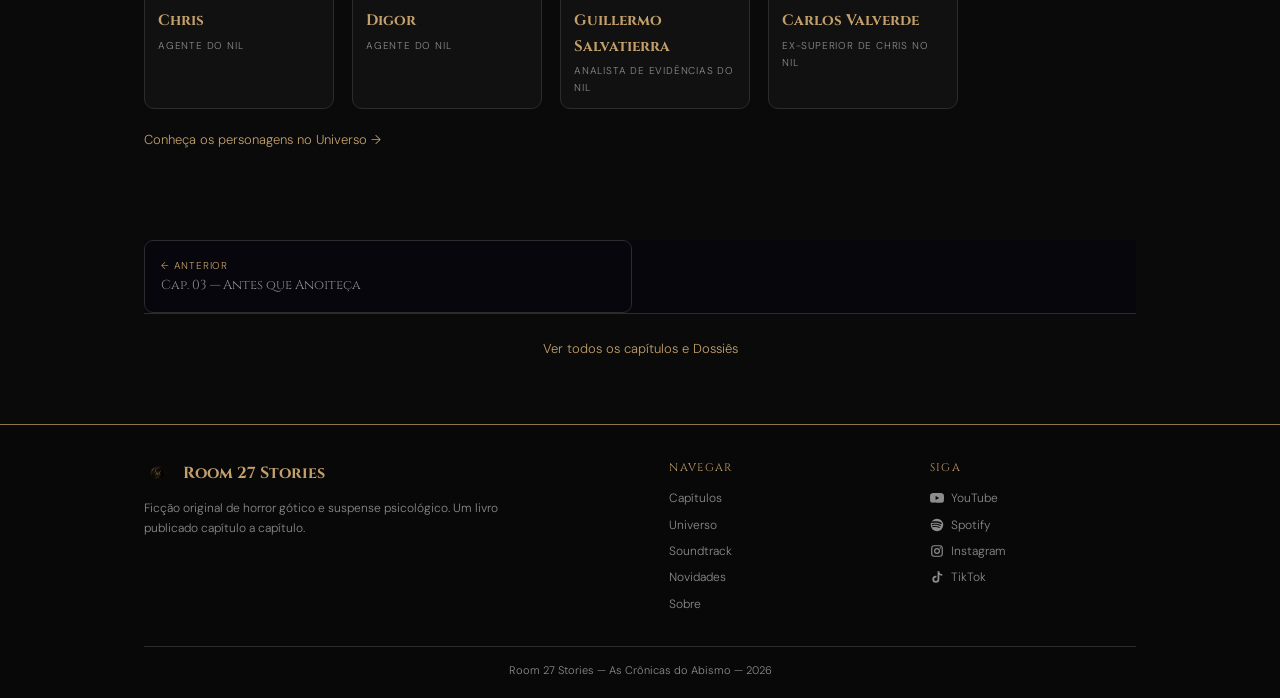
<file: capitulo-04.html>
<!DOCTYPE html>
<html lang="pt-BR">
<head>
<meta charset="UTF-8">
<meta name="viewport" content="width=device-width, initial-scale=1.0">
<title>Capítulo 04: Perito Forense — As Crônicas do Abismo</title>
<meta name="description" content="Uma mensagem de Digor leva Chris a uma delegacia desativada, onde um corpo e uma frase na parede reabrem um caso que nunca deveria ter voltado. Quanto mais a investigação se aproxima do passado, menos claro fica quem está conduzindo quem.">
<link rel="canonical" href="https://room27stories.github.io/capitulo-04.html">
<meta property="og:type" content="article">
<meta property="og:site_name" content="Room 27 Stories">
<meta property="og:title" content="Capítulo 04: Perito Forense">
<meta property="og:description" content="Uma mensagem de Digor leva Chris a uma delegacia desativada, onde um corpo e uma frase na parede reabrem um caso que nunca deveria ter voltado. Quanto mais a investigação se aproxima do passado, menos claro fica quem está conduzindo quem.">
<meta property="og:url" content="https://room27stories.github.io/capitulo-04.html">
<meta property="og:image" content="https://room27stories.github.io/assets/cap04-cover.jpg">
<meta property="og:locale" content="pt_BR">
<meta name="twitter:card" content="summary_large_image">
<meta name="twitter:title" content="Capítulo 04: Perito Forense">
<meta name="twitter:description" content="Uma mensagem de Digor leva Chris a uma delegacia desativada, onde um corpo e uma frase na parede reabrem um caso que nunca deveria ter voltado. Quanto mais a investigação se aproxima do passado, menos claro fica quem está conduzindo quem.">
<meta name="twitter:image" content="https://room27stories.github.io/assets/cap04-cover.jpg">
<link rel="icon" href="assets/logo-mark.png">
<link rel="preconnect" href="https://fonts.googleapis.com">
<link rel="preconnect" href="https://fonts.gstatic.com" crossorigin>
<link href="https://fonts.googleapis.com/css2?family=Cinzel:wght@400;700&family=DM+Sans:wght@300;500&display=swap" rel="stylesheet">
<link rel="stylesheet" href="style.css">
<script type="application/ld+json">
{
  "@context": "https://schema.org",
  "@type": "Chapter",
  "name": "Perito Forense",
  "position": 4,
  "description": "Uma mensagem de Digor leva Chris a uma delegacia desativada, onde um corpo e uma frase na parede reabrem um caso que nunca deveria ter voltado. Quanto mais a investigação se aproxima do passado, menos claro fica quem está conduzindo quem.",
  "url": "https://room27stories.github.io/capitulo-04.html",
  "timeRequired": "PT28M30S",
  "isPartOf": {
    "@type": "Book",
    "name": "As Crônicas do Abismo",
    "author": {"@type": "Organization", "name": "Room 27 Stories"}
  }
}
</script>
</head>
<body>
<nav aria-label="Navegação principal">
  <div class="wrap">
    <a class="brand" href="index.html"><img class="mark" src="assets/logo-mark.png" alt="Room 27 Stories"> Room 27 Stories</a>
    <div class="navlinks">
      <a href="index.html">Início</a>
      <a href="episodios.html" class="current">Capítulos</a>
      <a href="universo.html">Universo</a>
      <a href="sobre.html">Sobre</a>
    </div>
  </div>
</nav>

<header class="chapter-page-hero">
  <div class="wrap chapter-page-grid">
    <img class="chapter-cover" src="assets/cap04-cover.jpg" alt="Capa do Capítulo 04 — Perito Forense">
    <div class="chapter-hero-copy">
      <div class="kicker">AS CRÔNICAS DO ABISMO · CAPÍTULO 04</div>
      <h1>Perito Forense</h1>
      <div class="chapter-meta"><span>28min</span><span>Horror gótico e suspense</span></div>
      <p>Uma mensagem de Digor leva Chris a uma delegacia desativada, onde um corpo e uma frase na parede reabrem um caso que nunca deveria ter voltado. Quanto mais a investigação se aproxima do passado, menos claro fica quem está conduzindo quem.</p>
      <div class="cta-row">
          <a class="btn btn-primary" href="https://www.youtube.com/watch?v=d8EGXYomZkc" target="_blank" rel="noopener">Assistir no YouTube</a>
          <a class="btn btn-secondary" href="https://open.spotify.com/episode/7kyCBz24yAOQuPmxtsRqHZ?si=ALAchZnQRty8y27fOSl6lw" target="_blank" rel="noopener">Ouvir no Spotify</a>
        </div>
    </div>
  </div>
</header>

<main>
<section>
  <div class="wrap">
    <div class="section-head"><h2>Assista ao capítulo</h2></div>
    <div class="video-embed"><iframe src="https://www.youtube.com/embed/d8EGXYomZkc" title="Capítulo 04 — Perito Forense" allow="accelerometer; autoplay; clipboard-write; encrypted-media; gyroscope; picture-in-picture" allowfullscreen loading="lazy"></iframe></div>
  </div>
</section>
<div class="ornament-divider"><svg viewBox="0 0 200 16" xmlns="http://www.w3.org/2000/svg"><line x1="0" y1="8" x2="80" y2="8" stroke="currentColor" stroke-width="1"/><path d="M100 2 L106 8 L100 14 L94 8 Z" fill="currentColor"/><line x1="120" y1="8" x2="200" y2="8" stroke="currentColor" stroke-width="1"/></svg></div>
<section>
  <div class="wrap">
    <div class="section-head"><h2>Personagens neste capítulo</h2></div>
    <div class="chapter-character-grid">
      <article class="chapter-character-card">
        <img src="assets/chris-portrait.jpg" alt="Chris, personagem de As Crônicas do Abismo" loading="lazy">
        <div><h3>Chris</h3><div class="lore-role">Agente do NIL</div></div>
      </article>
      <article class="chapter-character-card">
        <img src="assets/digor-portrait.jpg" alt="Digor, personagem de As Crônicas do Abismo" loading="lazy">
        <div><h3>Digor</h3><div class="lore-role">Agente do NIL</div></div>
      </article>
      <article class="chapter-character-card">
        <img src="assets/guillermo-portrait.jpg" alt="Guillermo Salvatierra, personagem de As Crônicas do Abismo" loading="lazy">
        <div><h3>Guillermo Salvatierra</h3><div class="lore-role">Analista de evidências do NIL</div></div>
      </article>
      <article class="chapter-character-card">
        <img src="assets/carlos-portrait.jpg" alt="Carlos Valverde, personagem de As Crônicas do Abismo" loading="lazy">
        <div><h3>Carlos Valverde</h3><div class="lore-role">Ex-superior de Chris no NIL</div></div>
      </article>
    </div>
    <a class="characters-universe-link" href="universo.html#personagens">Conheça os personagens no Universo →</a>
  </div>
</section>

<section class="chapter-reading" hidden>
  <div class="wrap reading-wrap">
    <div class="section-head"><h2>Leia o capítulo</h2></div>
    <div class="reading-copy">
      <!-- PARA PUBLICAR O TEXTO:
           1. Remova o atributo hidden da section.chapter-reading.
           2. Apague este parágrafo provisório.
           3. Cole cada parágrafo do capítulo dentro de uma tag <p>. -->
      <p>Texto integral do capítulo a inserir.</p>
    </div>
  </div>
</section>

<section class="chapter-navigation-section">
  <div class="wrap">
    <nav class="chapter-nav" aria-label="Navegação entre capítulos">
      <a href="capitulo-03.html"><span>← Anterior</span><strong>Cap. 03 — Antes que Anoiteça</strong></a>
      <span></span>
    </nav>
    <a class="back-to-chapters" href="episodios.html">Ver todos os capítulos e Dossiês</a>
  </div>
</section>
</main>

<footer class="site-footer">
  <div class="wrap">
    <div class="footer-grid">
      <div class="footer-brand"><a class="footer-brand-link" href="index.html"><img src="assets/logo-mark.png" alt="">Room 27 Stories</a><p class="footer-copy">Ficção original de horror gótico e suspense psicológico. Um livro publicado capítulo a capítulo.</p></div>
      <div><div class="footer-title">Navegar</div><div class="footer-list"><a href="episodios.html">Capítulos</a><a href="universo.html">Universo</a><a href="soundtrack.html">Soundtrack</a><a href="novidades.html">Novidades</a><a href="sobre.html">Sobre</a></div></div>
      <div><div class="footer-title">Siga</div><div class="footer-list"><a href="http://www.youtube.com/@room27_stories" target="_blank" rel="noopener"><svg aria-hidden="true"><use href="assets/social-icons.svg#youtube"></use></svg>YouTube</a><a href="https://open.spotify.com/show/033fjDZGIqSqJn3BN5w8cd?si=u_W6Wi7dRBCEGUyZWsQz9Q&amp;nd=1&amp;dlsi=67b1a1af01f44073" target="_blank" rel="noopener"><svg aria-hidden="true"><use href="assets/social-icons.svg#spotify"></use></svg>Spotify</a><a href="https://instagram.com/room27_stories" target="_blank" rel="noopener"><svg aria-hidden="true"><use href="assets/social-icons.svg#instagram"></use></svg>Instagram</a><a href="https://tiktok.com/@room27_stories" target="_blank" rel="noopener"><svg aria-hidden="true"><use href="assets/social-icons.svg#tiktok"></use></svg>TikTok</a></div></div>
    </div>
    <div class="footer-bottom">Room 27 Stories — As Crônicas do Abismo — 2026</div>
  </div>
</footer>
<script data-goatcounter="https://room27stories.goatcounter.com/count" async src="//gc.zgo.at/count.js"></script>
</body>
</html>
</file>
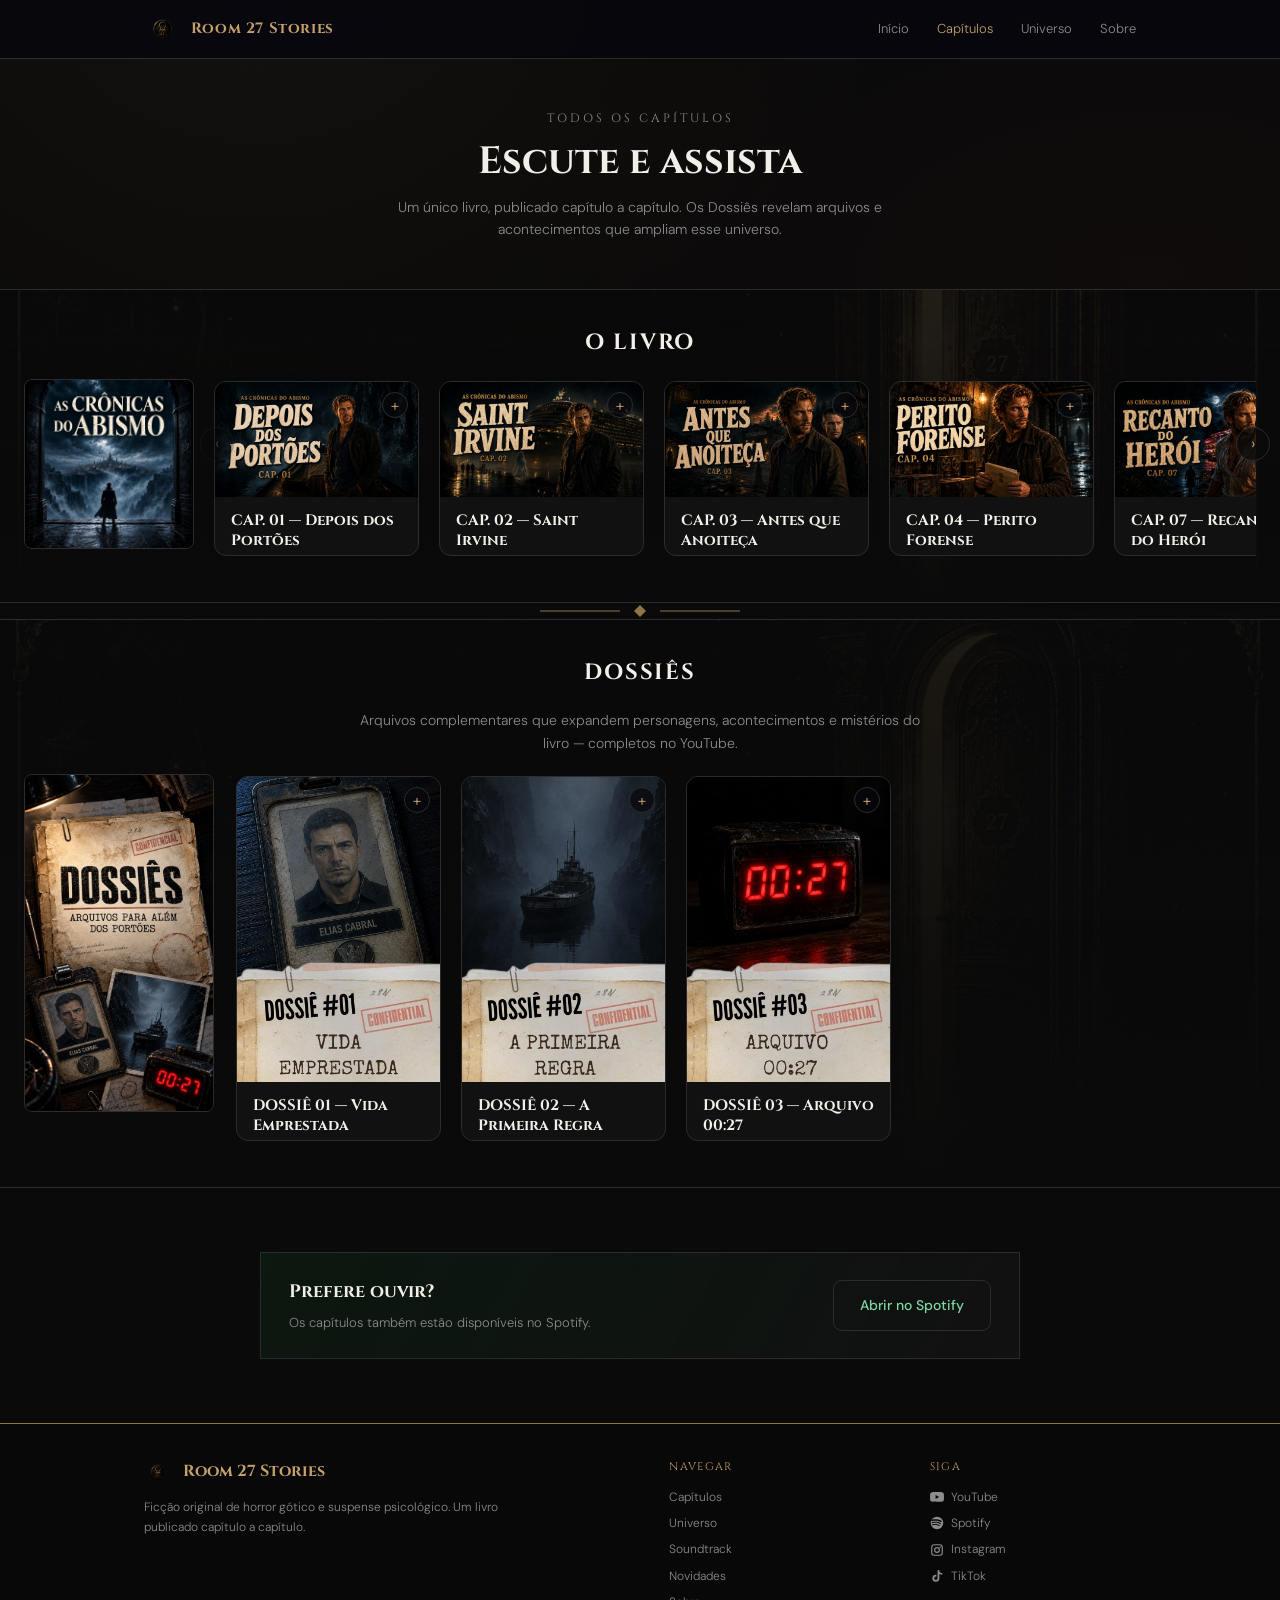
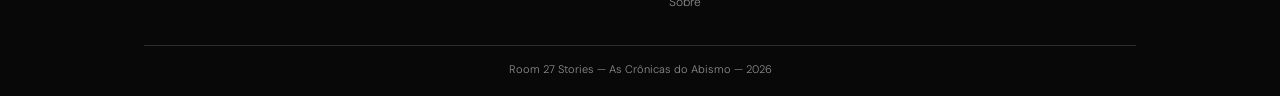
<file: episodios.html>
<!DOCTYPE html>
<html lang="pt-BR">
<head>
<meta charset="UTF-8">
<meta name="viewport" content="width=device-width, initial-scale=1.0">
<title>Capítulos do Livro e Dossiês — As Crônicas do Abismo | Room 27 Stories</title>
<meta name="description" content="Acompanhe os capítulos de As Crônicas do Abismo, um livro de horror gótico e suspense psicológico, e descubra os Dossiês que expandem seu universo.">
<link rel="canonical" href="https://room27stories.github.io/episodios.html">
<meta property="og:type" content="website">
<meta property="og:site_name" content="Room 27 Stories">
<meta property="og:title" content="Capítulos e Dossiês — As Crônicas do Abismo">
<meta property="og:description" content="Todos os capítulos do livro As Crônicas do Abismo e os Dossiês que expandem seu universo.">
<meta property="og:url" content="https://room27stories.github.io/episodios.html">
<meta property="og:image" content="https://room27stories.github.io/assets/cap01-cover.jpg">
<meta property="og:locale" content="pt_BR">
<meta name="twitter:card" content="summary_large_image">
<meta name="twitter:title" content="Capítulos e Dossiês — As Crônicas do Abismo">
<meta name="twitter:description" content="Todos os capítulos do livro As Crônicas do Abismo e os Dossiês que expandem seu universo.">
<meta name="twitter:image" content="https://room27stories.github.io/assets/cap01-cover.jpg">
<link rel="icon" href="assets/logo-mark.png">
<link rel="preconnect" href="https://fonts.googleapis.com">
<link rel="preconnect" href="https://fonts.gstatic.com" crossorigin>
<link href="https://fonts.googleapis.com/css2?family=Cinzel:wght@400;700&family=DM+Sans:wght@300;500&display=swap" rel="stylesheet">
<link rel="stylesheet" href="style.css">
</head>
<body>

<nav>
  <div class="wrap">
    <div class="brand"><img class="mark" src="assets/logo-mark.png" alt="Room 27 Stories"> Room 27 Stories</div>
    <div class="navlinks">
      <a href="index.html">Início</a>
      <a href="episodios.html" class="current">Capítulos</a>
      <a href="universo.html">Universo</a>
      <a href="sobre.html">Sobre</a>
    </div>
  </div>
</nav>

<header class="hero compact-hero">
  <div class="wrap">
    <div class="kicker">TODOS OS CAPÍTULOS</div>
    <h1>Escute e assista</h1>
    <p class="lede">Um único livro, publicado capítulo a capítulo. Os Dossiês revelam arquivos e acontecimentos que ampliam esse universo.</p>
  </div>
</header>

<div class="chapters-band">
  <img class="cb-bg" src="assets/bg-door.jpg" alt="">
  <div class="cb-fade"></div>
  <div class="wrap shelf-wrap">
    <div class="cf-header">O LIVRO</div>
    <div class="cf-body">
      <img class="cf-lead" src="assets/playlist-cover.jpg" alt="As Crônicas do Abismo">
      <div class="carousel">
        <button type="button" class="carousel-nav prev" aria-label="Anterior">‹</button>
        <div class="carousel-track">

        <div class="tour-card">
          <div class="tour-media wide">
            <img src="assets/cap01-cover.jpg" alt="Capa do Capítulo 1 — Depois dos Portões" loading="lazy">
            <div class="tour-toggle-icon">+</div>
        </div>
        <div class="tour-title-bar">
          <div class="tour-title">CAP. 01 — Depois dos Portões</div>
        </div>
          <div class="tour-synopsis">
            <div class="tour-synopsis-inner">
              Uma travessia que Chris não devia ter aceitado. A água carrega mais peso do que deveria, e a primeira regra do Núcleo nunca explica o porquê — só o preço de ignorá-la.
              <div class="ep-links">
                <a class="yt btn-yt" href="https://youtu.be/gZEF4uvzlbM" target="_blank" rel="noopener">YouTube</a>
                <a class="btn-spotify" href="https://open.spotify.com/episode/1exfCPyHMflVNoiWHwEM3u?si=NBIkhFNjRLaQfG99yPt1BA" target="_blank" rel="noopener">Spotify</a>
                <a href="capitulo-01.html">Página do capítulo</a>
                <button type="button" class="share-btn" data-title="As Crônicas do Abismo — Cap. 01: Depois dos Portões" data-url="https://youtu.be/gZEF4uvzlbM" aria-label="Compartilhar"><svg viewBox="0 0 24 24" fill="none" stroke="currentColor" stroke-width="1.8"><circle cx="18" cy="5" r="2.3"/><circle cx="6" cy="12" r="2.3"/><circle cx="18" cy="19" r="2.3"/><path d="M8.1 10.7l7.7-4.2M8.1 13.3l7.7 4.2" stroke-linecap="round"/></svg></button>
              </div>
            </div>
          </div>
        </div>

        <div class="tour-card">
          <div class="tour-media wide">
            <img src="assets/cap02-cover.jpg" alt="Capa do Capítulo 2 — Saint Irvine" loading="lazy">
            <div class="tour-toggle-icon">+</div>
        </div>
        <div class="tour-title-bar">
          <div class="tour-title">CAP. 02 — Saint Irvine</div>
        </div>
          <div class="tour-synopsis">
            <div class="tour-synopsis-inner">
              A bordo do St. Irvine, o tempo não anda direito. Os corredores se repetem, as vozes soam familiares demais, e Chris começa a duvidar de quem, exatamente, embarcou com ele.
              <div class="ep-links">
                <a class="yt btn-yt" href="https://youtu.be/srFb17DG1bU" target="_blank" rel="noopener">YouTube</a>
                <a class="btn-spotify" href="https://open.spotify.com/episode/1bs4FfQhcOQx2MqzTR55WY?si=qsOX323kTwKheINhW3uqzg" target="_blank" rel="noopener">Spotify</a>
                <a href="capitulo-02.html">Página do capítulo</a>
                <button type="button" class="share-btn" data-title="As Crônicas do Abismo — Cap. 02: Saint Irvine" data-url="https://youtu.be/srFb17DG1bU" aria-label="Compartilhar"><svg viewBox="0 0 24 24" fill="none" stroke="currentColor" stroke-width="1.8"><circle cx="18" cy="5" r="2.3"/><circle cx="6" cy="12" r="2.3"/><circle cx="18" cy="19" r="2.3"/><path d="M8.1 10.7l7.7-4.2M8.1 13.3l7.7 4.2" stroke-linecap="round"/></svg></button>
              </div>
            </div>
          </div>
        </div>

        <div class="tour-card">
          <div class="tour-media wide">
            <img src="assets/cap03-cover.jpg" alt="Capa do Capítulo 3 — Antes que Anoiteça" loading="lazy">
            <div class="tour-toggle-icon">+</div>
        </div>
        <div class="tour-title-bar">
          <div class="tour-title">CAP. 03 — Antes que Anoiteça</div>
        </div>
          <div class="tour-synopsis">
            <div class="tour-synopsis-inner">
              Uma cidade pequena que parecia estar esperando. Um aviso que ninguém quis levar a sério. Chris sai dessa noite carregando algo que não estava lá antes.
              <div class="ep-links">
                <a class="yt btn-yt" href="https://youtu.be/-O4hzkXWmaE" target="_blank" rel="noopener">YouTube</a>
                <a class="btn-spotify" href="https://open.spotify.com/episode/0SFqSvQ4f3KgLpSjkwbfRS?si=DCdouS0YRsmQItDJ0qnM-g" target="_blank" rel="noopener">Spotify</a>
                <a href="capitulo-03.html">Página do capítulo</a>
                <button type="button" class="share-btn" data-title="As Crônicas do Abismo — Cap. 03: Antes que Anoiteça" data-url="https://youtu.be/-O4hzkXWmaE" aria-label="Compartilhar"><svg viewBox="0 0 24 24" fill="none" stroke="currentColor" stroke-width="1.8"><circle cx="18" cy="5" r="2.3"/><circle cx="6" cy="12" r="2.3"/><circle cx="18" cy="19" r="2.3"/><path d="M8.1 10.7l7.7-4.2M8.1 13.3l7.7 4.2" stroke-linecap="round"/></svg></button>
              </div>
            </div>
          </div>
        </div>

        <div class="tour-card">
          <div class="tour-media wide">
            <img src="assets/cap04-cover.jpg" alt="Capa do Capítulo 4 — Perito Forense" loading="lazy">
            <div class="tour-toggle-icon">+</div>
        </div>
        <div class="tour-title-bar">
          <div class="tour-title">CAP. 04 — Perito Forense</div>
        </div>
          <div class="tour-synopsis">
            <div class="tour-synopsis-inner">
              Uma mensagem de Digor leva Chris a uma delegacia desativada, onde um corpo e uma frase na parede reabrem um caso que nunca deveria ter voltado.
              <div class="ep-links">
                <a class="yt btn-yt" href="https://www.youtube.com/watch?v=d8EGXYomZkc" target="_blank" rel="noopener">YouTube</a>
                <a class="btn-spotify" href="https://open.spotify.com/episode/7kyCBz24yAOQuPmxtsRqHZ?si=ALAchZnQRty8y27fOSl6lw" target="_blank" rel="noopener">Spotify</a>
                <a href="capitulo-04.html">Página do capítulo</a>
                <button type="button" class="share-btn" data-title="As Crônicas do Abismo — Cap. 04: Perito Forense" data-url="https://www.youtube.com/watch?v=d8EGXYomZkc" aria-label="Compartilhar"><svg viewBox="0 0 24 24" fill="none" stroke="currentColor" stroke-width="1.8"><circle cx="18" cy="5" r="2.3"/><circle cx="6" cy="12" r="2.3"/><circle cx="18" cy="19" r="2.3"/><path d="M8.1 10.7l7.7-4.2M8.1 13.3l7.7 4.2" stroke-linecap="round"/></svg></button>
              </div>
            </div>
          </div>
        </div>

        <div class="tour-card">
          <div class="tour-media wide">
            <img src="assets/cap07-cover.jpg" alt="Capa do Capítulo 7 — Recanto do Herói" loading="lazy">
            <div class="tour-toggle-icon">+</div>
        </div>
        <div class="tour-title-bar">
          <div class="tour-title">CAP. 07 — Recanto do Herói</div>
        </div>
          <div class="tour-synopsis">
            <div class="tour-synopsis-inner">
              Um recanto isolado, longe de tudo. Chris para de fugir por um instante — mas nem todo mundo ali veio só pra descansar.
              <div class="ep-links">
                <a class="yt btn-yt" href="https://youtu.be/DbxrKigx7EI" target="_blank" rel="noopener">YouTube</a>
                <a class="btn-spotify" href="https://open.spotify.com/episode/2IDJwn2pwi3FASKT63mDxI?si=FvPgw9KfRleAifOw0oNhOA" target="_blank" rel="noopener">Spotify</a>
                <button type="button" class="share-btn" data-title="As Crônicas do Abismo — Cap. 07: Recanto do Herói" data-url="https://youtu.be/DbxrKigx7EI" aria-label="Compartilhar"><svg viewBox="0 0 24 24" fill="none" stroke="currentColor" stroke-width="1.8"><circle cx="18" cy="5" r="2.3"/><circle cx="6" cy="12" r="2.3"/><circle cx="18" cy="19" r="2.3"/><path d="M8.1 10.7l7.7-4.2M8.1 13.3l7.7 4.2" stroke-linecap="round"/></svg></button>
              </div>
            </div>
          </div>
        </div>

      </div>
        <button type="button" class="carousel-nav next" aria-label="Próximo">›</button>
      </div>
    </div>
  </div>
</div>

<div class="ornament-divider"><svg viewBox="0 0 200 16" xmlns="http://www.w3.org/2000/svg"><line x1="0" y1="8" x2="80" y2="8" stroke="currentColor" stroke-width="1"/><path d="M100 2 L106 8 L100 14 L94 8 Z" fill="currentColor"/><line x1="120" y1="8" x2="200" y2="8" stroke="currentColor" stroke-width="1"/></svg></div>

<div class="dossies-band">
  <img class="cb-bg" src="assets/bg-door.jpg" alt="">
  <div class="cb-fade"></div>
  <div class="wrap shelf-wrap">
    <div class="cf-header">DOSSIÊS</div>
    <p class="dossies-note">Arquivos complementares que expandem personagens, acontecimentos e mistérios do livro — completos no YouTube.</p>
    <div class="dossies-row">
      <img class="dossies-lead" src="assets/dossies-banner-9x16.jpg" alt="Dossiês — Arquivos para Além dos Portões">
      <div class="carousel">
        <button type="button" class="carousel-nav prev" aria-label="Anterior">‹</button>
        <div class="carousel-track">

        <div class="tour-card">
          <div class="tour-media portrait">
            <img src="assets/dossie01-cover.jpg" alt="Capa do Dossiê 01 — Vida Emprestada" loading="lazy">
            <div class="tour-toggle-icon">+</div>
        </div>
        <div class="tour-title-bar">
          <div class="tour-title">DOSSIÊ 01 — Vida Emprestada</div>
        </div>
          <div class="tour-synopsis">
            <div class="tour-synopsis-inner">
              Um homem assume a vida de um morto — e aprende, tarde demais, o preço de ser amado no lugar de outro.
              <div class="ep-links">
                <a class="yt btn-yt" href="https://youtube.com/shorts/h4WBbXjj-c8" target="_blank" rel="noopener">YouTube</a>
                <button type="button" class="share-btn" data-title="As Crônicas do Abismo — Dossiê 01: Vida Emprestada" data-url="https://youtube.com/shorts/h4WBbXjj-c8" aria-label="Compartilhar"><svg viewBox="0 0 24 24" fill="none" stroke="currentColor" stroke-width="1.8"><circle cx="18" cy="5" r="2.3"/><circle cx="6" cy="12" r="2.3"/><circle cx="18" cy="19" r="2.3"/><path d="M8.1 10.7l7.7-4.2M8.1 13.3l7.7 4.2" stroke-linecap="round"/></svg></button>
              </div>
            </div>
          </div>
        </div>

        <div class="tour-card">
          <div class="tour-media portrait">
            <img src="assets/dossie02-cover.jpg" alt="Capa do Dossiê 02 — A Primeira Regra" loading="lazy">
            <div class="tour-toggle-icon">+</div>
        </div>
        <div class="tour-title-bar">
          <div class="tour-title">DOSSIÊ 02 — A Primeira Regra</div>
        </div>
          <div class="tour-synopsis">
            <div class="tour-synopsis-inner">
              Antes do Núcleo ter nome, cinco homens entraram na água. Só um voltou — e nem ele por muito tempo.
              <div class="ep-links">
                <a class="yt btn-yt" href="https://youtube.com/shorts/zdOzHu4Y1s4" target="_blank" rel="noopener">YouTube</a>
                <button type="button" class="share-btn" data-title="As Crônicas do Abismo — Dossiê 02: A Primeira Regra" data-url="https://youtube.com/shorts/zdOzHu4Y1s4" aria-label="Compartilhar"><svg viewBox="0 0 24 24" fill="none" stroke="currentColor" stroke-width="1.8"><circle cx="18" cy="5" r="2.3"/><circle cx="6" cy="12" r="2.3"/><circle cx="18" cy="19" r="2.3"/><path d="M8.1 10.7l7.7-4.2M8.1 13.3l7.7 4.2" stroke-linecap="round"/></svg></button>
              </div>
            </div>
          </div>
        </div>

        <div class="tour-card">
          <div class="tour-media portrait">
            <img src="assets/dossie03-cover.jpg" alt="Capa do Dossiê 03 — Arquivo 00:27" loading="lazy">
            <div class="tour-toggle-icon">+</div>
        </div>
        <div class="tour-title-bar">
          <div class="tour-title">DOSSIÊ 03 — Arquivo 00:27</div>
        </div>
          <div class="tour-synopsis">
            <div class="tour-synopsis-inner">
              Um arquivo apagado, recuperado tarde demais. 00:27 é a hora que aparece em todos os registros — e ninguém sabe dizer o porquê.
              <div class="ep-links">
                <a class="yt btn-yt" href="https://youtube.com/shorts/saErcu6Up54" target="_blank" rel="noopener">YouTube</a>
                <button type="button" class="share-btn" data-title="As Crônicas do Abismo — Dossiê 03: Arquivo 00:27" data-url="https://youtube.com/shorts/saErcu6Up54" aria-label="Compartilhar"><svg viewBox="0 0 24 24" fill="none" stroke="currentColor" stroke-width="1.8"><circle cx="18" cy="5" r="2.3"/><circle cx="6" cy="12" r="2.3"/><circle cx="18" cy="19" r="2.3"/><path d="M8.1 10.7l7.7-4.2M8.1 13.3l7.7 4.2" stroke-linecap="round"/></svg></button>
              </div>
            </div>
          </div>
        </div>

      </div>
        <button type="button" class="carousel-nav next" aria-label="Próximo">›</button>
      </div>
    </div>
  </div>
</div>

<section>
  <div class="wrap">
    <div class="platform-compact">
      <div><h2>Prefere ouvir?</h2><p>Os capítulos também estão disponíveis no Spotify.</p></div>
      <a class="btn btn-spotify" href="https://open.spotify.com/show/033fjDZGIqSqJn3BN5w8cd?si=u_W6Wi7dRBCEGUyZWsQz9Q&amp;nd=1&amp;dlsi=67b1a1af01f44073" target="_blank" rel="noopener">Abrir no Spotify</a>
    </div>
  </div>
</section>

<footer class="site-footer">
  <div class="wrap">
    <div class="footer-grid">
      <div class="footer-brand">
        <a class="footer-brand-link" href="index.html"><img src="assets/logo-mark.png" alt="">Room 27 Stories</a>
        <p class="footer-copy">Ficção original de horror gótico e suspense psicológico. Um livro publicado capítulo a capítulo.</p>
      </div>
      <div><div class="footer-title">Navegar</div><div class="footer-list"><a href="episodios.html">Capítulos</a><a href="universo.html">Universo</a><a href="soundtrack.html">Soundtrack</a><a href="novidades.html">Novidades</a><a href="sobre.html">Sobre</a></div></div>
      <div><div class="footer-title">Siga</div><div class="footer-list"><a href="http://www.youtube.com/@room27_stories" target="_blank" rel="noopener"><svg aria-hidden="true"><use href="assets/social-icons.svg#youtube"></use></svg>YouTube</a><a href="https://open.spotify.com/show/033fjDZGIqSqJn3BN5w8cd?si=u_W6Wi7dRBCEGUyZWsQz9Q&amp;nd=1&amp;dlsi=67b1a1af01f44073" target="_blank" rel="noopener"><svg aria-hidden="true"><use href="assets/social-icons.svg#spotify"></use></svg>Spotify</a><a href="https://instagram.com/room27_stories" target="_blank" rel="noopener"><svg aria-hidden="true"><use href="assets/social-icons.svg#instagram"></use></svg>Instagram</a><a href="https://tiktok.com/@room27_stories" target="_blank" rel="noopener"><svg aria-hidden="true"><use href="assets/social-icons.svg#tiktok"></use></svg>TikTok</a></div></div>
    </div>
    <div class="footer-bottom">Room 27 Stories — As Crônicas do Abismo — 2026</div>
  </div>
</footer>

<script>
(function(){
  var toast = document.createElement('div');
  toast.className = 'share-toast';
  toast.textContent = 'Link copiado!';
  document.body.appendChild(toast);
  var toastTimer;
  function showToast(msg){
    toast.textContent = msg;
    toast.classList.add('show');
    clearTimeout(toastTimer);
    toastTimer = setTimeout(function(){ toast.classList.remove('show'); }, 2200);
  }

  document.querySelectorAll('.share-btn').forEach(function(btn){
    btn.addEventListener('click', function(e){
      e.stopPropagation();
      var title = btn.getAttribute('data-title');
      var url = btn.getAttribute('data-url');
      if (navigator.share){
        navigator.share({ title: title, url: url }).catch(function(){});
      } else if (navigator.clipboard){
        navigator.clipboard.writeText(url).then(function(){
          showToast('Link copiado!');
        }).catch(function(){
          showToast(url);
        });
      } else {
        showToast(url);
      }
    });
  });

  var draggedCards = new WeakSet();

  document.querySelectorAll('.tour-card').forEach(function(card){
    card.addEventListener('click', function(e){
      if (draggedCards.has(card)) { draggedCards.delete(card); return; }
      if (e.target.closest('a') || e.target.closest('button')) return;
      card.classList.toggle('open');
    });
  });

  document.querySelectorAll('.carousel-track').forEach(function(track){
    var isDown = false, startX = 0, startScroll = 0, moved = false;

    function down(x){
      isDown = true; moved = false;
      startX = x; startScroll = track.scrollLeft;
      track.classList.add('dragging');
    }
    function move(x){
      if (!isDown) return;
      var walk = x - startX;
      if (Math.abs(walk) > 6) moved = true;
      track.scrollLeft = startScroll - walk;
    }
    function up(){
      if (!isDown) return;
      isDown = false;
      track.classList.remove('dragging');
      if (moved){
        track.querySelectorAll('.tour-card').forEach(function(c){ draggedCards.add(c); });
      }
    }

    track.addEventListener('mousedown', function(e){ down(e.pageX); });
    track.addEventListener('mousemove', function(e){ move(e.pageX); });
    window.addEventListener('mouseup', up);
    track.addEventListener('mouseleave', up);
  });

  document.querySelectorAll('.carousel').forEach(function(carousel){
    var track = carousel.querySelector('.carousel-track');
    var prev = carousel.querySelector('.carousel-nav.prev');
    var next = carousel.querySelector('.carousel-nav.next');
    function stepSize(){
      var card = track.querySelector('.tour-card');
      var w = card ? card.getBoundingClientRect().width : 250;
      return (w + 20) * 2;
    }
    if (prev) prev.addEventListener('click', function(){ track.scrollBy({left: -stepSize(), behavior:'smooth'}); });
    if (next) next.addEventListener('click', function(){ track.scrollBy({left: stepSize(), behavior:'smooth'}); });
    function updateControls(){
      var maxScroll = track.scrollWidth - track.clientWidth;
      var noOverflow = maxScroll <= 3;
      if (prev) {
        prev.classList.toggle('is-hidden', noOverflow);
        prev.classList.toggle('is-disabled', !noOverflow && track.scrollLeft <= 3);
      }
      if (next) {
        next.classList.toggle('is-hidden', noOverflow);
        next.classList.toggle('is-disabled', !noOverflow && track.scrollLeft >= maxScroll - 3);
      }
    }
    track.addEventListener('scroll', updateControls, {passive:true});
    window.addEventListener('resize', updateControls);
    requestAnimationFrame(updateControls);
  });
})();
</script>

<script data-goatcounter="https://room27stories.goatcounter.com/count" async src="//gc.zgo.at/count.js"></script>
</body>
</html>
</file>
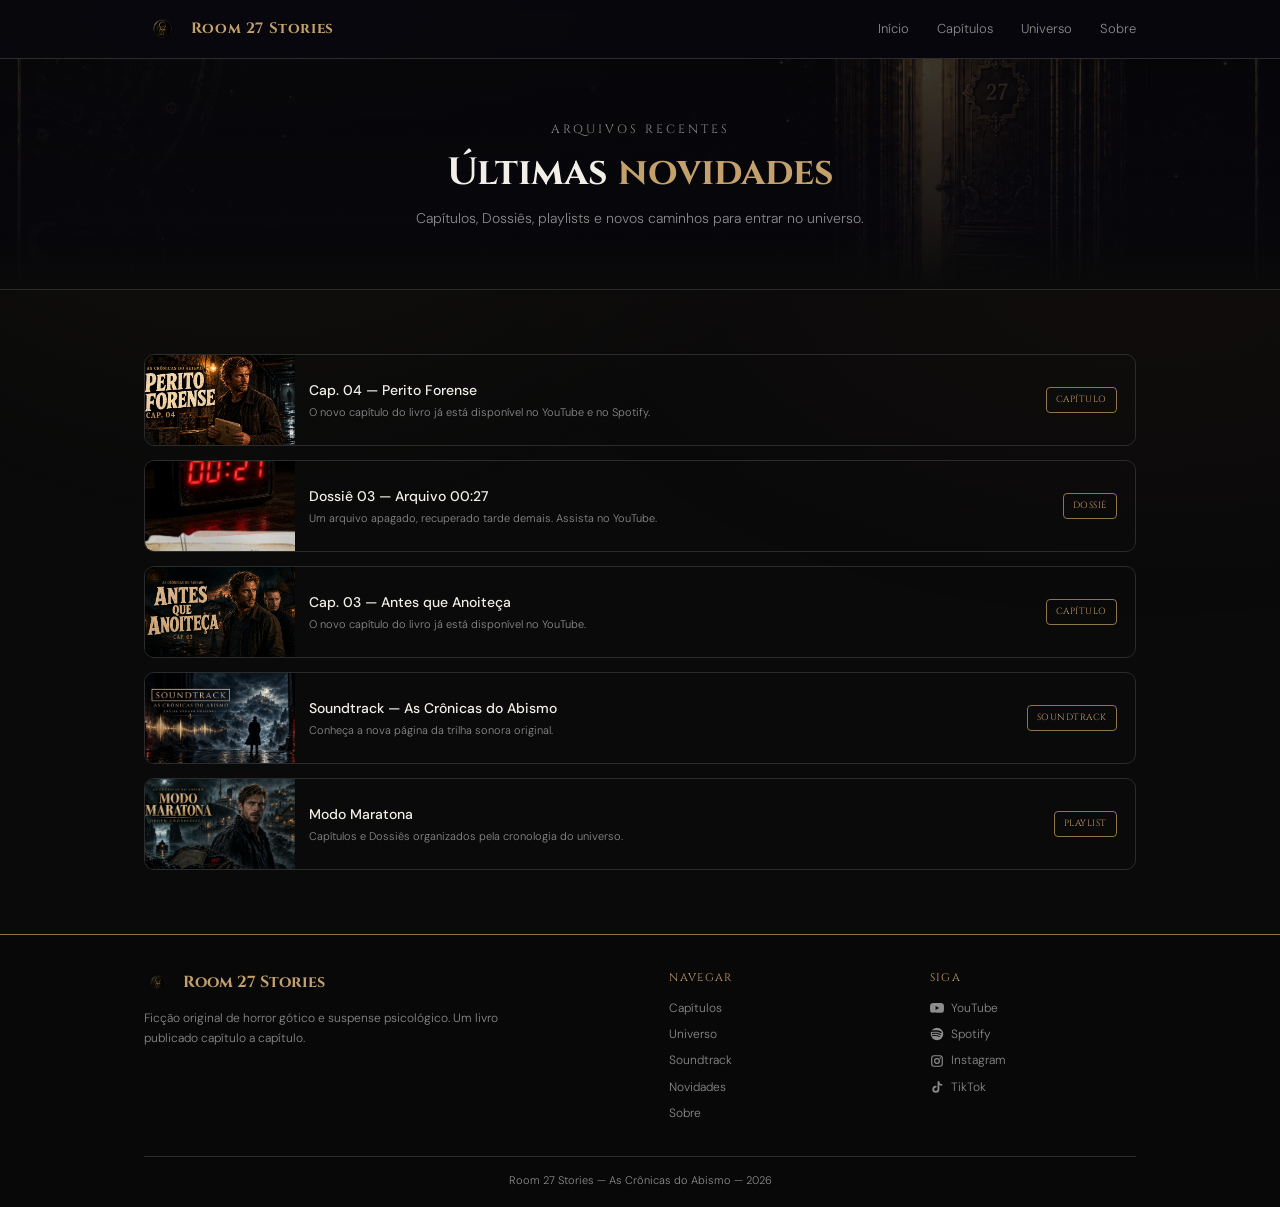
<file: novidades.html>
<!DOCTYPE html>
<html lang="pt-BR">
<head>
<meta charset="UTF-8">
<meta name="viewport" content="width=device-width, initial-scale=1.0">
<title>Últimas Novidades — Room 27 Stories</title>
<meta name="description" content="Novos capítulos, Dossiês, playlists e atualizações de As Crônicas do Abismo e da Room 27 Stories.">
<link rel="canonical" href="https://room27stories.github.io/novidades.html">
<meta property="og:type" content="website">
<meta property="og:site_name" content="Room 27 Stories">
<meta property="og:title" content="Últimas Novidades — Room 27 Stories">
<meta property="og:description" content="Acompanhe os novos capítulos, Dossiês, playlists e atualizações de As Crônicas do Abismo.">
<meta property="og:url" content="https://room27stories.github.io/novidades.html">
<meta property="og:image" content="https://room27stories.github.io/assets/book-cover.jpg">
<meta property="og:locale" content="pt_BR">
<meta name="twitter:card" content="summary_large_image">
<link rel="icon" href="assets/logo-mark.png">
<link rel="preconnect" href="https://fonts.googleapis.com">
<link rel="preconnect" href="https://fonts.gstatic.com" crossorigin>
<link href="https://fonts.googleapis.com/css2?family=Cinzel:wght@400;700&family=DM+Sans:wght@300;500&display=swap" rel="stylesheet">
<link rel="stylesheet" href="style.css">
</head>
<body>

<nav>
  <div class="wrap">
    <div class="brand"><img class="mark" src="assets/logo-mark.png" alt="Room 27 Stories"> Room 27 Stories</div>
    <div class="navlinks">
      <a href="index.html">Início</a>
      <a href="episodios.html">Capítulos</a>
      <a href="universo.html">Universo</a>
      <a href="sobre.html">Sobre</a>
    </div>
  </div>
</nav>

<header class="hero page-hero">
  <img class="page-hero-bg" src="assets/bg-door.jpg" alt="">
  <div class="page-hero-fade"></div>
  <div class="wrap">
    <div class="kicker">ARQUIVOS RECENTES</div>
    <h1>Últimas <em>novidades</em></h1>
    <p class="lede">Capítulos, Dossiês, playlists e novos caminhos para entrar no universo.</p>
  </div>
</header>

<main>
  <section>
    <div class="wrap">
      <div class="updates-page">
        <a class="update-item" href="https://www.youtube.com/watch?v=d8EGXYomZkc" target="_blank" rel="noopener">
          <img class="update-thumb" src="assets/cap04-cover.jpg" alt="Capítulo 4 — Perito Forense">
          <span class="update-copy"><span class="update-title">Cap. 04 — Perito Forense</span><span class="update-meta">O novo capítulo do livro já está disponível no YouTube e no Spotify.</span></span>
          <span class="update-tag">CAPÍTULO</span>
        </a>
        <a class="update-item" href="https://youtube.com/shorts/saErcu6Up54" target="_blank" rel="noopener">
          <img class="update-thumb" src="assets/dossie03-cover.jpg" alt="Dossiê 03 — Arquivo 00:27">
          <span class="update-copy"><span class="update-title">Dossiê 03 — Arquivo 00:27</span><span class="update-meta">Um arquivo apagado, recuperado tarde demais. Assista no YouTube.</span></span>
          <span class="update-tag">DOSSIÊ</span>
        </a>
        <a class="update-item" href="https://youtu.be/-O4hzkXWmaE" target="_blank" rel="noopener">
          <img class="update-thumb" src="assets/cap03-cover.jpg" alt="Capítulo 3 — Antes que Anoiteça">
          <span class="update-copy"><span class="update-title">Cap. 03 — Antes que Anoiteça</span><span class="update-meta">O novo capítulo do livro já está disponível no YouTube.</span></span>
          <span class="update-tag">CAPÍTULO</span>
        </a>
        <a class="update-item" href="soundtrack.html">
          <img class="update-thumb" src="assets/soundtrack-cover.jpg" alt="Soundtrack — As Crônicas do Abismo">
          <span class="update-copy"><span class="update-title">Soundtrack — As Crônicas do Abismo</span><span class="update-meta">Conheça a nova página da trilha sonora original.</span></span>
          <span class="update-tag">SOUNDTRACK</span>
        </a>
        <a class="update-item" href="https://youtube.com/playlist?list=PLfdbxoCQj9qI&amp;si=ltoP2_b7OqqzTjTp" target="_blank" rel="noopener">
          <img class="update-thumb" src="assets/modo-maratona.jpg" alt="Modo Maratona — As Crônicas do Abismo">
          <span class="update-copy"><span class="update-title">Modo Maratona</span><span class="update-meta">Capítulos e Dossiês organizados pela cronologia do universo.</span></span>
          <span class="update-tag">PLAYLIST</span>
        </a>
      </div>
    </div>
  </section>
</main>

<footer class="site-footer">
  <div class="wrap">
    <div class="footer-grid">
      <div class="footer-brand"><a class="footer-brand-link" href="index.html"><img src="assets/logo-mark.png" alt="">Room 27 Stories</a><p class="footer-copy">Ficção original de horror gótico e suspense psicológico. Um livro publicado capítulo a capítulo.</p></div>
      <div><div class="footer-title">Navegar</div><div class="footer-list"><a href="episodios.html">Capítulos</a><a href="universo.html">Universo</a><a href="soundtrack.html">Soundtrack</a><a href="novidades.html">Novidades</a><a href="sobre.html">Sobre</a></div></div>
      <div><div class="footer-title">Siga</div><div class="footer-list"><a href="http://www.youtube.com/@room27_stories" target="_blank" rel="noopener"><svg aria-hidden="true"><use href="assets/social-icons.svg#youtube"></use></svg>YouTube</a><a href="https://open.spotify.com/show/033fjDZGIqSqJn3BN5w8cd?si=u_W6Wi7dRBCEGUyZWsQz9Q&amp;nd=1&amp;dlsi=67b1a1af01f44073" target="_blank" rel="noopener"><svg aria-hidden="true"><use href="assets/social-icons.svg#spotify"></use></svg>Spotify</a><a href="https://instagram.com/room27_stories" target="_blank" rel="noopener"><svg aria-hidden="true"><use href="assets/social-icons.svg#instagram"></use></svg>Instagram</a><a href="https://tiktok.com/@room27_stories" target="_blank" rel="noopener"><svg aria-hidden="true"><use href="assets/social-icons.svg#tiktok"></use></svg>TikTok</a></div></div>
    </div>
    <div class="footer-bottom">Room 27 Stories — As Crônicas do Abismo — 2026</div>
  </div>
</footer>

<script data-goatcounter="https://room27stories.goatcounter.com/count" async src="//gc.zgo.at/count.js"></script>
</body>
</html>
</file>
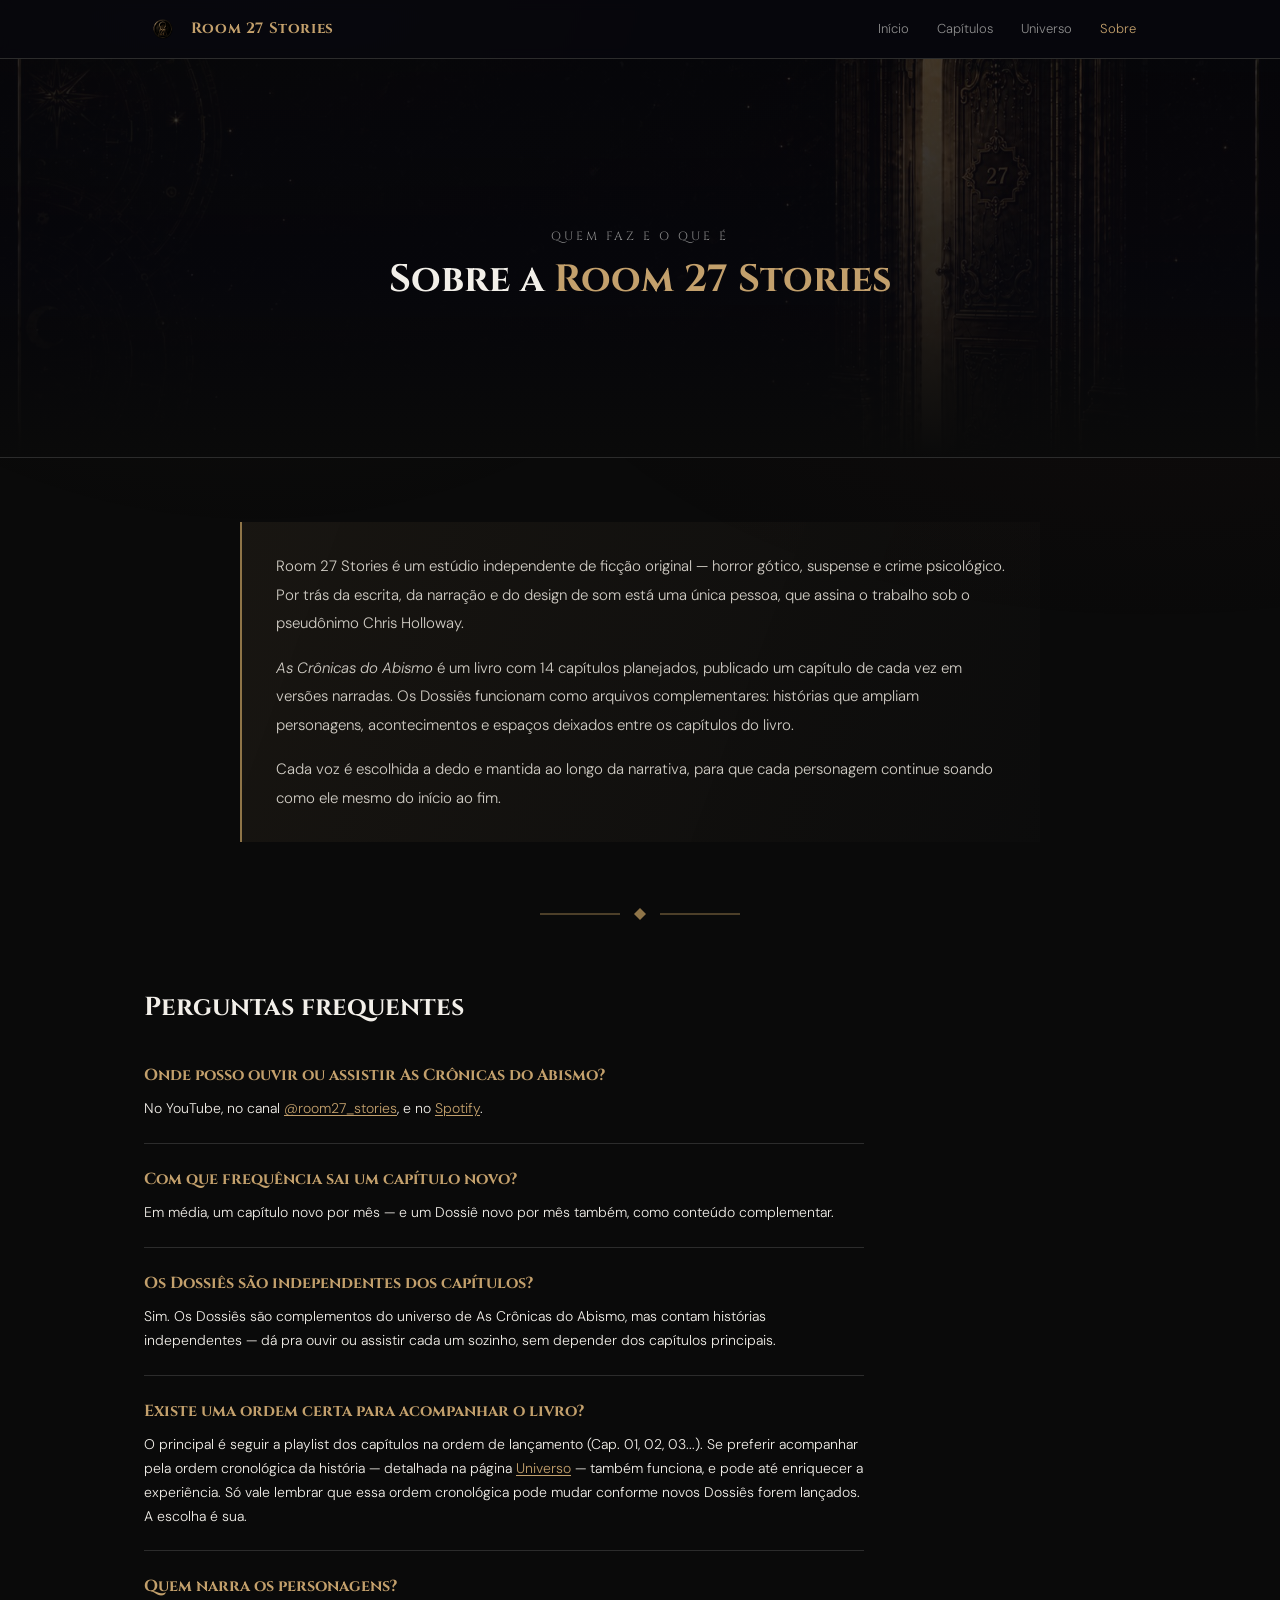
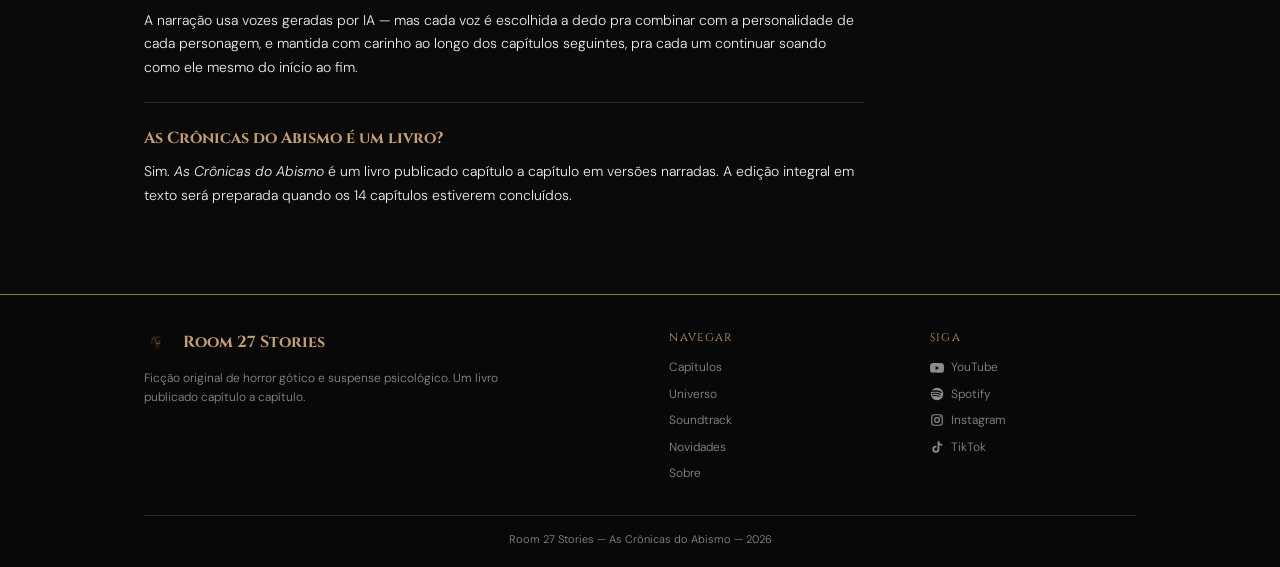
<file: sobre.html>
<!DOCTYPE html>
<html lang="pt-BR">
<head>
<meta charset="UTF-8">
<meta name="viewport" content="width=device-width, initial-scale=1.0">
<title>Sobre e Perguntas Frequentes — Room 27 Stories</title>
<meta name="description" content="Conheça a Room 27 Stories e tire dúvidas sobre As Crônicas do Abismo: um livro de horror gótico publicado capítulo a capítulo em versões narradas.">
<link rel="canonical" href="https://room27stories.github.io/sobre.html">
<meta property="og:type" content="website">
<meta property="og:site_name" content="Room 27 Stories">
<meta property="og:title" content="Sobre — Room 27 Stories">
<meta property="og:description" content="Conheça a Room 27 Stories e tire dúvidas sobre As Crônicas do Abismo.">
<meta property="og:url" content="https://room27stories.github.io/sobre.html">
<meta property="og:image" content="https://room27stories.github.io/assets/book-cover.jpg">
<meta property="og:locale" content="pt_BR">
<meta name="twitter:card" content="summary_large_image">
<meta name="twitter:title" content="Sobre — Room 27 Stories">
<meta name="twitter:description" content="Conheça a Room 27 Stories e tire dúvidas sobre As Crônicas do Abismo.">
<meta name="twitter:image" content="https://room27stories.github.io/assets/book-cover.jpg">
<link rel="icon" href="assets/logo-mark.png">
<link rel="preconnect" href="https://fonts.googleapis.com">
<link rel="preconnect" href="https://fonts.gstatic.com" crossorigin>
<link href="https://fonts.googleapis.com/css2?family=Cinzel:wght@400;700&family=DM+Sans:wght@300;500&display=swap" rel="stylesheet">
<link rel="stylesheet" href="style.css">
<script type="application/ld+json">
{
  "@context": "https://schema.org",
  "@type": "FAQPage",
  "mainEntity": [
    {
      "@type": "Question",
      "name": "Onde posso ouvir ou assistir As Crônicas do Abismo?",
      "acceptedAnswer": {
        "@type": "Answer",
        "text": "No YouTube, no canal @room27_stories, e no Spotify, procurando por Room 27 Stories."
      }
    },
    {
      "@type": "Question",
      "name": "Com que frequência sai um capítulo novo?",
      "acceptedAnswer": {
        "@type": "Answer",
        "text": "Em média, um capítulo novo por mês — e um Dossiê novo por mês também, como conteúdo complementar."
      }
    },
    {
      "@type": "Question",
      "name": "Os Dossiês são independentes dos capítulos?",
      "acceptedAnswer": {
        "@type": "Answer",
        "text": "Sim. Os Dossiês são complementos do universo de As Crônicas do Abismo, mas contam histórias independentes — dá pra ouvir ou assistir cada um sozinho, sem depender dos capítulos principais."
      }
    },
    {
      "@type": "Question",
      "name": "Existe uma ordem certa para acompanhar o livro?",
      "acceptedAnswer": {
        "@type": "Answer",
        "text": "O principal é seguir a playlist dos capítulos na ordem de lançamento (Cap. 01, 02, 03...). Se preferir acompanhar pela ordem cronológica da história, detalhada na página Universo, também funciona — a escolha é sua."
      }
    },
    {
      "@type": "Question",
      "name": "Quem narra os personagens de As Crônicas do Abismo?",
      "acceptedAnswer": {
        "@type": "Answer",
        "text": "A narração usa vozes geradas por IA, mas cada voz é escolhida a dedo para combinar com a personalidade de cada personagem, e mantida com carinho ao longo dos capítulos seguintes."
      }
    },
    {
      "@type": "Question",
      "name": "As Crônicas do Abismo é um livro?",
      "acceptedAnswer": {
        "@type": "Answer",
        "text": "Sim. As Crônicas do Abismo é um livro publicado capítulo a capítulo em versões narradas. A edição integral em texto será preparada quando os 14 capítulos estiverem concluídos."
      }
    }
  ]
}
</script>
</head>
<body>

<nav>
  <div class="wrap">
    <div class="brand"><img class="mark" src="assets/logo-mark.png" alt="Room 27 Stories"> Room 27 Stories</div>
    <div class="navlinks">
      <a href="index.html">Início</a>
      <a href="episodios.html">Capítulos</a>
      <a href="universo.html">Universo</a>
      <a href="sobre.html" class="current">Sobre</a>
    </div>
  </div>
</nav>

<header class="hero hero-bg simple-hero">
  <img class="bg-img" src="assets/bg-door.jpg" alt="">
  <div class="bg-fade"></div>
  <div class="wrap">
    <div class="kicker">QUEM FAZ E O QUE É</div>
    <h1>Sobre a <em>Room 27 Stories</em></h1>
  </div>
</header>

<section>
  <div class="wrap">
    <div class="editorial-intro">
      <p>Room 27 Stories é um estúdio independente de ficção original — horror gótico, suspense e crime psicológico. Por trás da escrita, da narração e do design de som está uma única pessoa, que assina o trabalho sob o pseudônimo Chris Holloway.</p>
      <p><em>As Crônicas do Abismo</em> é um livro com 14 capítulos planejados, publicado um capítulo de cada vez em versões narradas. Os Dossiês funcionam como arquivos complementares: histórias que ampliam personagens, acontecimentos e espaços deixados entre os capítulos do livro.</p>
      <p>Cada voz é escolhida a dedo e mantida ao longo da narrativa, para que cada personagem continue soando como ele mesmo do início ao fim.</p>
    </div>
  </div>
</section>

<div class="ornament-divider"><svg viewBox="0 0 200 16" xmlns="http://www.w3.org/2000/svg"><line x1="0" y1="8" x2="80" y2="8" stroke="currentColor" stroke-width="1"/><path d="M100 2 L106 8 L100 14 L94 8 Z" fill="currentColor"/><line x1="120" y1="8" x2="200" y2="8" stroke="currentColor" stroke-width="1"/></svg></div>

<section>
  <div class="wrap">
    <div class="section-head"><h2>Perguntas frequentes</h2></div>
    <div class="faq-list">

      <div class="faq-item">
        <div class="faq-q">Onde posso ouvir ou assistir As Crônicas do Abismo?</div>
        <div class="faq-a">No YouTube, no canal <a href="http://www.youtube.com/@room27_stories" target="_blank" rel="noopener">@room27_stories</a>, e no <a href="https://open.spotify.com/show/033fjDZGIqSqJn3BN5w8cd?si=u_W6Wi7dRBCEGUyZWsQz9Q&amp;nd=1&amp;dlsi=67b1a1af01f44073" target="_blank" rel="noopener">Spotify</a>.</div>
      </div>

      <div class="faq-item">
        <div class="faq-q">Com que frequência sai um capítulo novo?</div>
        <div class="faq-a">Em média, um capítulo novo por mês — e um Dossiê novo por mês também, como conteúdo complementar.</div>
      </div>

      <div class="faq-item">
        <div class="faq-q">Os Dossiês são independentes dos capítulos?</div>
        <div class="faq-a">Sim. Os Dossiês são complementos do universo de As Crônicas do Abismo, mas contam histórias independentes — dá pra ouvir ou assistir cada um sozinho, sem depender dos capítulos principais.</div>
      </div>

      <div class="faq-item">
        <div class="faq-q">Existe uma ordem certa para acompanhar o livro?</div>
        <div class="faq-a">O principal é seguir a playlist dos capítulos na ordem de lançamento (Cap. 01, 02, 03...). Se preferir acompanhar pela ordem cronológica da história — detalhada na página <a href="universo.html">Universo</a> — também funciona, e pode até enriquecer a experiência. Só vale lembrar que essa ordem cronológica pode mudar conforme novos Dossiês forem lançados. A escolha é sua.</div>
      </div>

      <div class="faq-item">
        <div class="faq-q">Quem narra os personagens?</div>
        <div class="faq-a">A narração usa vozes geradas por IA — mas cada voz é escolhida a dedo pra combinar com a personalidade de cada personagem, e mantida com carinho ao longo dos capítulos seguintes, pra cada um continuar soando como ele mesmo do início ao fim.</div>
      </div>

      <div class="faq-item">
        <div class="faq-q">As Crônicas do Abismo é um livro?</div>
        <div class="faq-a">Sim. <em>As Crônicas do Abismo</em> é um livro publicado capítulo a capítulo em versões narradas. A edição integral em texto será preparada quando os 14 capítulos estiverem concluídos.</div>
      </div>

    </div>
  </div>
</section>

<footer class="site-footer">
  <div class="wrap">
    <div class="footer-grid">
      <div class="footer-brand"><a class="footer-brand-link" href="index.html"><img src="assets/logo-mark.png" alt="">Room 27 Stories</a><p class="footer-copy">Ficção original de horror gótico e suspense psicológico. Um livro publicado capítulo a capítulo.</p></div>
      <div><div class="footer-title">Navegar</div><div class="footer-list"><a href="episodios.html">Capítulos</a><a href="universo.html">Universo</a><a href="soundtrack.html">Soundtrack</a><a href="novidades.html">Novidades</a><a href="sobre.html">Sobre</a></div></div>
      <div><div class="footer-title">Siga</div><div class="footer-list"><a href="http://www.youtube.com/@room27_stories" target="_blank" rel="noopener"><svg aria-hidden="true"><use href="assets/social-icons.svg#youtube"></use></svg>YouTube</a><a href="https://open.spotify.com/show/033fjDZGIqSqJn3BN5w8cd?si=u_W6Wi7dRBCEGUyZWsQz9Q&amp;nd=1&amp;dlsi=67b1a1af01f44073" target="_blank" rel="noopener"><svg aria-hidden="true"><use href="assets/social-icons.svg#spotify"></use></svg>Spotify</a><a href="https://instagram.com/room27_stories" target="_blank" rel="noopener"><svg aria-hidden="true"><use href="assets/social-icons.svg#instagram"></use></svg>Instagram</a><a href="https://tiktok.com/@room27_stories" target="_blank" rel="noopener"><svg aria-hidden="true"><use href="assets/social-icons.svg#tiktok"></use></svg>TikTok</a></div></div>
    </div>
    <div class="footer-bottom">Room 27 Stories — As Crônicas do Abismo — 2026</div>
  </div>
</footer>

<script data-goatcounter="https://room27stories.goatcounter.com/count" async src="//gc.zgo.at/count.js"></script>
</body>
</html>
</file>
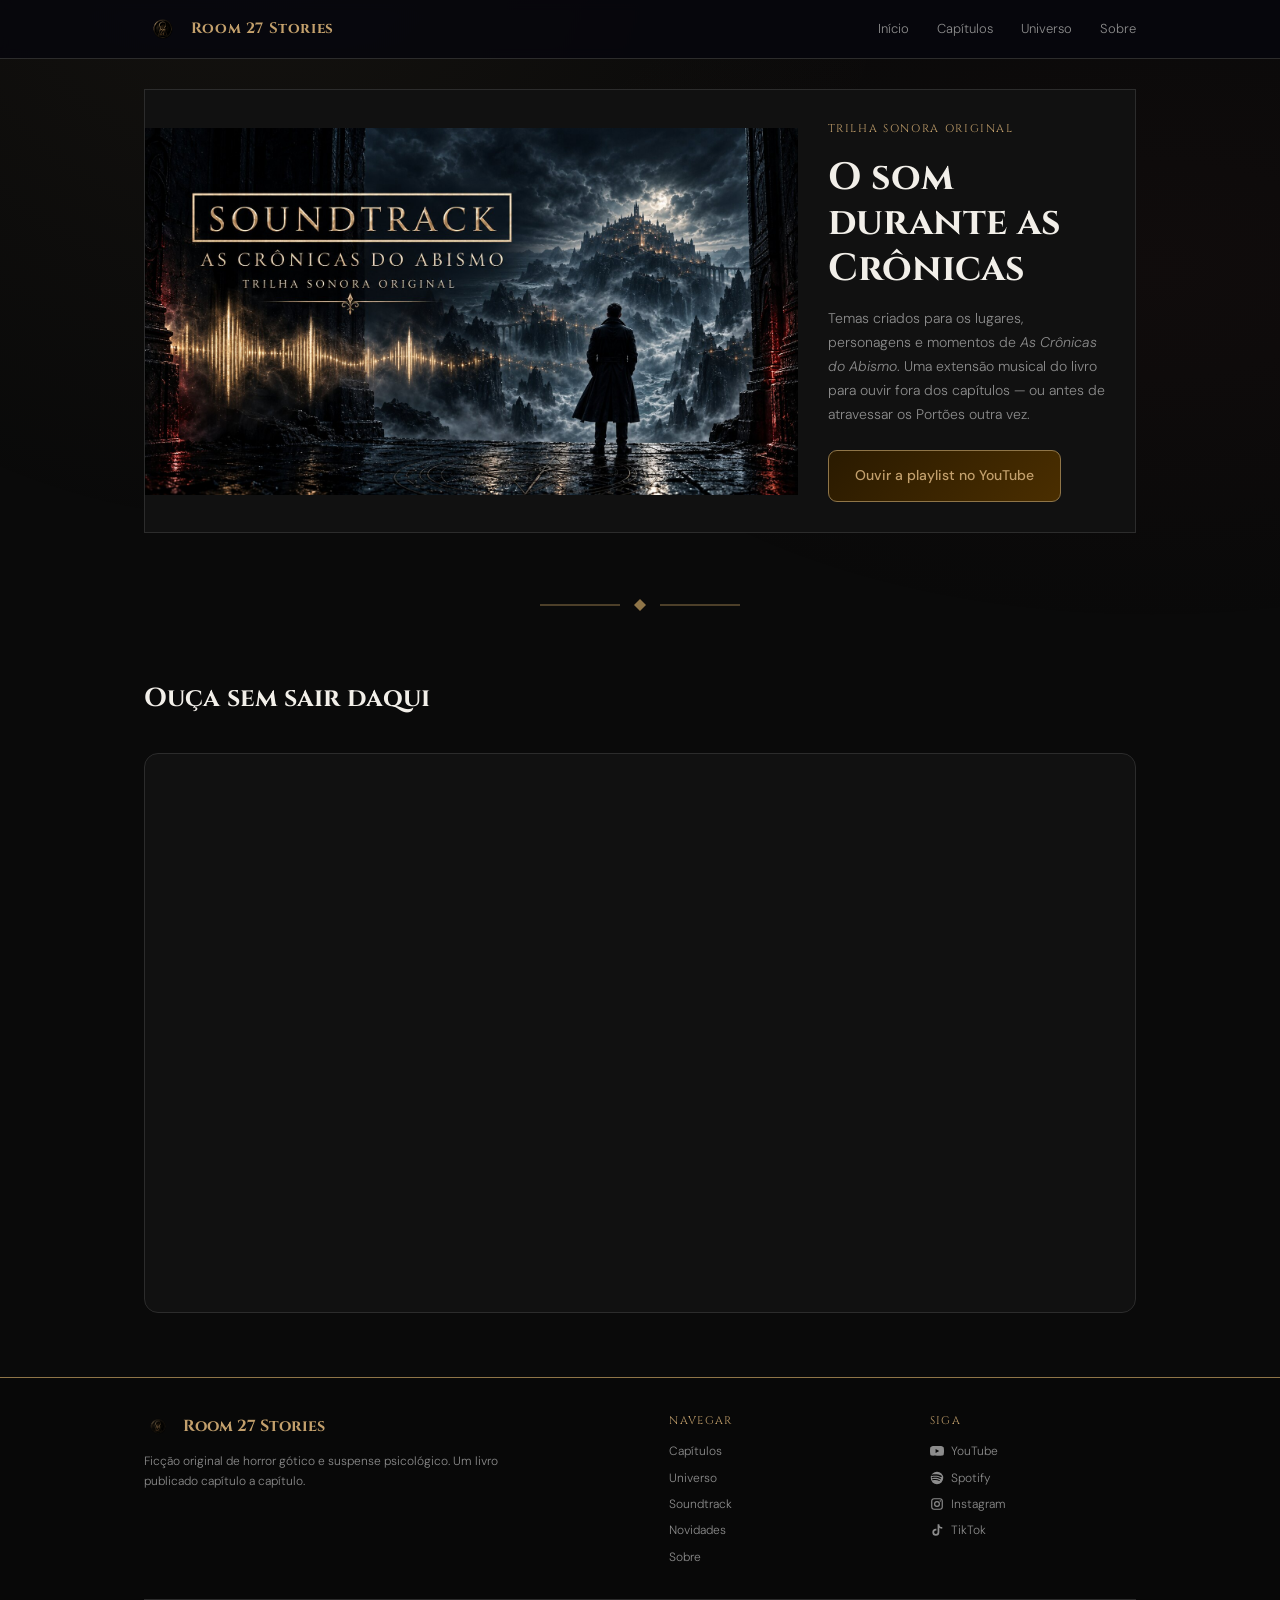
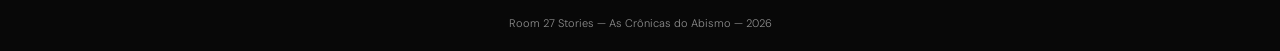
<file: soundtrack.html>
<!DOCTYPE html>
<html lang="pt-BR">
<head>
<meta charset="UTF-8">
<meta name="viewport" content="width=device-width, initial-scale=1.0">
<title>Soundtrack — Trilha Sonora de As Crônicas do Abismo | Room 27 Stories</title>
<meta name="description" content="Ouça a trilha sonora original de As Crônicas do Abismo, criada para acompanhar o universo de horror gótico e suspense psicológico da Room 27 Stories.">
<link rel="canonical" href="https://room27stories.github.io/soundtrack.html">
<meta property="og:type" content="music.playlist">
<meta property="og:site_name" content="Room 27 Stories">
<meta property="og:title" content="Soundtrack — As Crônicas do Abismo">
<meta property="og:description" content="A trilha sonora original do livro narrado As Crônicas do Abismo.">
<meta property="og:url" content="https://room27stories.github.io/soundtrack.html">
<meta property="og:image" content="https://room27stories.github.io/assets/soundtrack-cover.jpg">
<meta property="og:locale" content="pt_BR">
<meta name="twitter:card" content="summary_large_image">
<meta name="twitter:title" content="Soundtrack — As Crônicas do Abismo">
<meta name="twitter:description" content="A trilha sonora original do livro narrado As Crônicas do Abismo.">
<meta name="twitter:image" content="https://room27stories.github.io/assets/soundtrack-cover.jpg">
<link rel="icon" href="assets/logo-mark.png">
<link rel="preconnect" href="https://fonts.googleapis.com">
<link rel="preconnect" href="https://fonts.gstatic.com" crossorigin>
<link href="https://fonts.googleapis.com/css2?family=Cinzel:wght@400;700&family=DM+Sans:wght@300;500&display=swap" rel="stylesheet">
<link rel="stylesheet" href="style.css">
<script type="application/ld+json">
{
  "@context": "https://schema.org",
  "@type": "MusicPlaylist",
  "name": "Soundtrack — As Crônicas do Abismo",
  "description": "Trilha sonora original de As Crônicas do Abismo.",
  "url": "https://room27stories.github.io/soundtrack.html",
  "image": "https://room27stories.github.io/assets/soundtrack-cover.jpg",
  "creator": {"@type": "Organization", "name": "Room 27 Stories"}
}
</script>
</head>
<body>

<nav>
  <div class="wrap">
    <div class="brand"><img class="mark" src="assets/logo-mark.png" alt="Room 27 Stories"> Room 27 Stories</div>
    <div class="navlinks">
      <a href="index.html">Início</a>
      <a href="episodios.html">Capítulos</a>
      <a href="universo.html">Universo</a>
      <a href="sobre.html">Sobre</a>
    </div>
  </div>
</nav>

<main>
  <section class="soundtrack-intro">
    <div class="wrap">
      <div class="soundtrack-hero">
        <img src="assets/soundtrack-cover.jpg" alt="Soundtrack — As Crônicas do Abismo">
        <div class="soundtrack-copy">
          <div class="subscribe-kicker">TRILHA SONORA ORIGINAL</div>
          <h1>O som durante as Crônicas</h1>
          <p>Temas criados para os lugares, personagens e momentos de <em>As Crônicas do Abismo</em>. Uma extensão musical do livro para ouvir fora dos capítulos — ou antes de atravessar os Portões outra vez.</p>
          <a class="btn btn-primary" href="https://youtube.com/playlist?list=PLWRq896X8rtk&amp;si=yLyL8maSfIb6BwY5" target="_blank" rel="noopener">Ouvir a playlist no YouTube</a>
        </div>
      </div>
    </div>
  </section>

  <div class="ornament-divider"><svg viewBox="0 0 200 16" xmlns="http://www.w3.org/2000/svg"><line x1="0" y1="8" x2="80" y2="8" stroke="currentColor" stroke-width="1"/><path d="M100 2 L106 8 L100 14 L94 8 Z" fill="currentColor"/><line x1="120" y1="8" x2="200" y2="8" stroke="currentColor" stroke-width="1"/></svg></div>

  <section>
    <div class="wrap">
      <div class="section-head"><h2>Ouça sem sair daqui</h2></div>
      <div class="video-embed">
        <iframe src="https://www.youtube.com/embed/videoseries?list=PLWRq896X8rtk" title="Soundtrack — As Crônicas do Abismo" allow="accelerometer; autoplay; clipboard-write; encrypted-media; gyroscope; picture-in-picture" allowfullscreen loading="lazy"></iframe>
      </div>
    </div>
  </section>
</main>

<footer class="site-footer">
  <div class="wrap">
    <div class="footer-grid">
      <div class="footer-brand"><a class="footer-brand-link" href="index.html"><img src="assets/logo-mark.png" alt="">Room 27 Stories</a><p class="footer-copy">Ficção original de horror gótico e suspense psicológico. Um livro publicado capítulo a capítulo.</p></div>
      <div><div class="footer-title">Navegar</div><div class="footer-list"><a href="episodios.html">Capítulos</a><a href="universo.html">Universo</a><a href="soundtrack.html">Soundtrack</a><a href="novidades.html">Novidades</a><a href="sobre.html">Sobre</a></div></div>
      <div><div class="footer-title">Siga</div><div class="footer-list"><a href="http://www.youtube.com/@room27_stories" target="_blank" rel="noopener"><svg aria-hidden="true"><use href="assets/social-icons.svg#youtube"></use></svg>YouTube</a><a href="https://open.spotify.com/show/033fjDZGIqSqJn3BN5w8cd?si=u_W6Wi7dRBCEGUyZWsQz9Q&amp;nd=1&amp;dlsi=67b1a1af01f44073" target="_blank" rel="noopener"><svg aria-hidden="true"><use href="assets/social-icons.svg#spotify"></use></svg>Spotify</a><a href="https://instagram.com/room27_stories" target="_blank" rel="noopener"><svg aria-hidden="true"><use href="assets/social-icons.svg#instagram"></use></svg>Instagram</a><a href="https://tiktok.com/@room27_stories" target="_blank" rel="noopener"><svg aria-hidden="true"><use href="assets/social-icons.svg#tiktok"></use></svg>TikTok</a></div></div>
    </div>
    <div class="footer-bottom">Room 27 Stories — As Crônicas do Abismo — 2026</div>
  </div>
</footer>

<script data-goatcounter="https://room27stories.goatcounter.com/count" async src="//gc.zgo.at/count.js"></script>
</body>
</html>
</file>
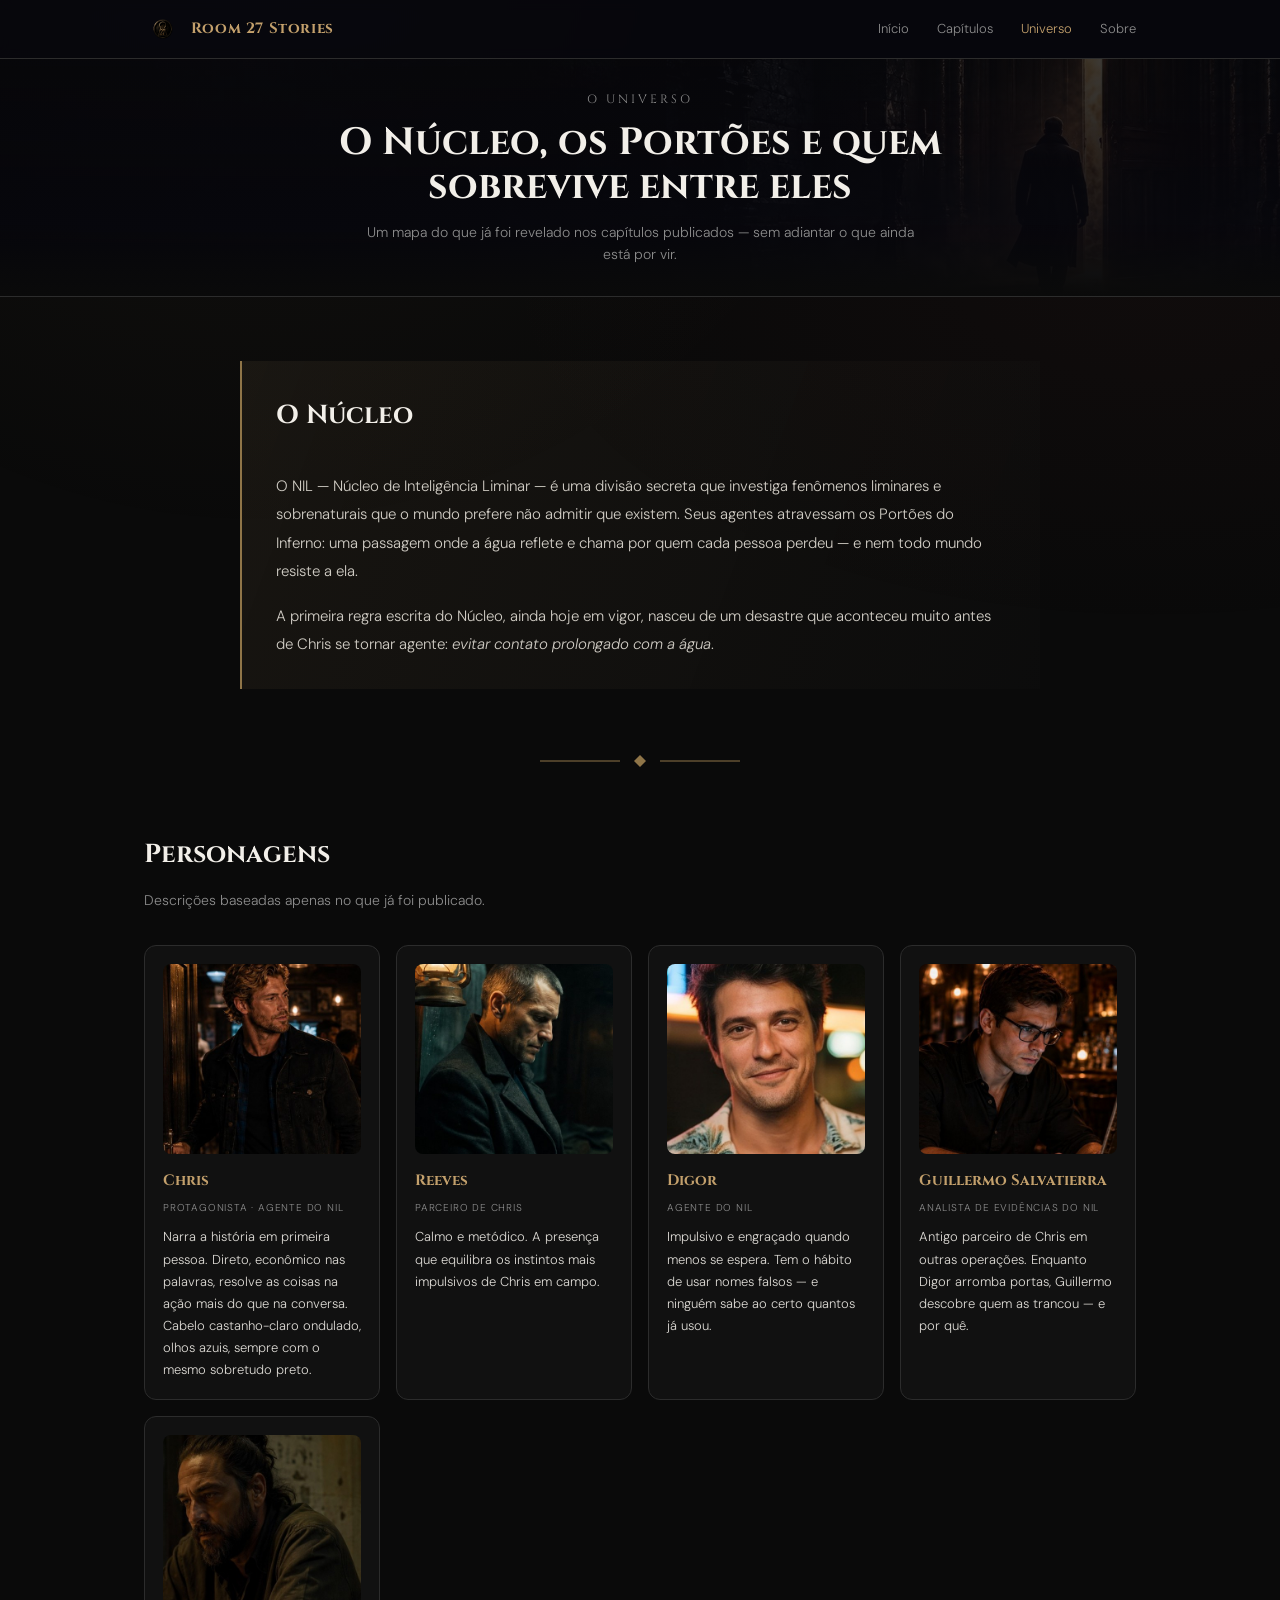
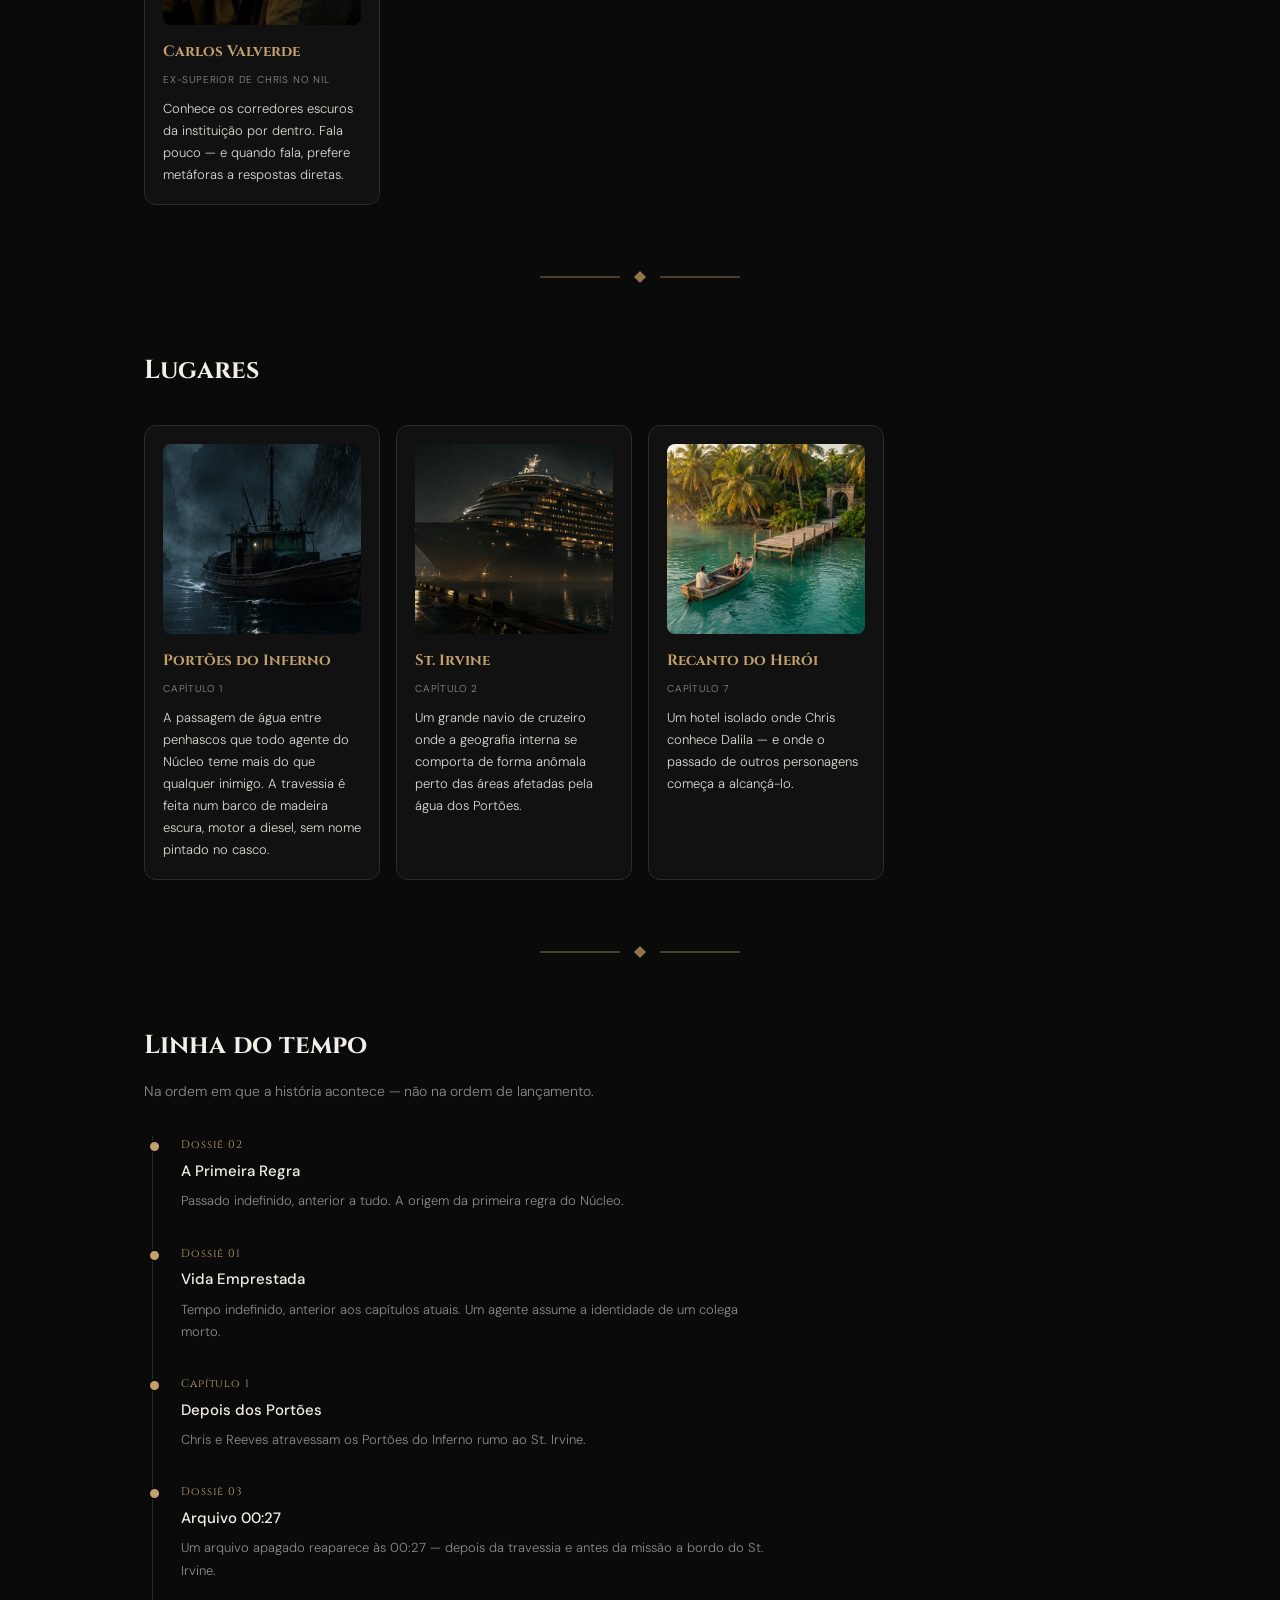
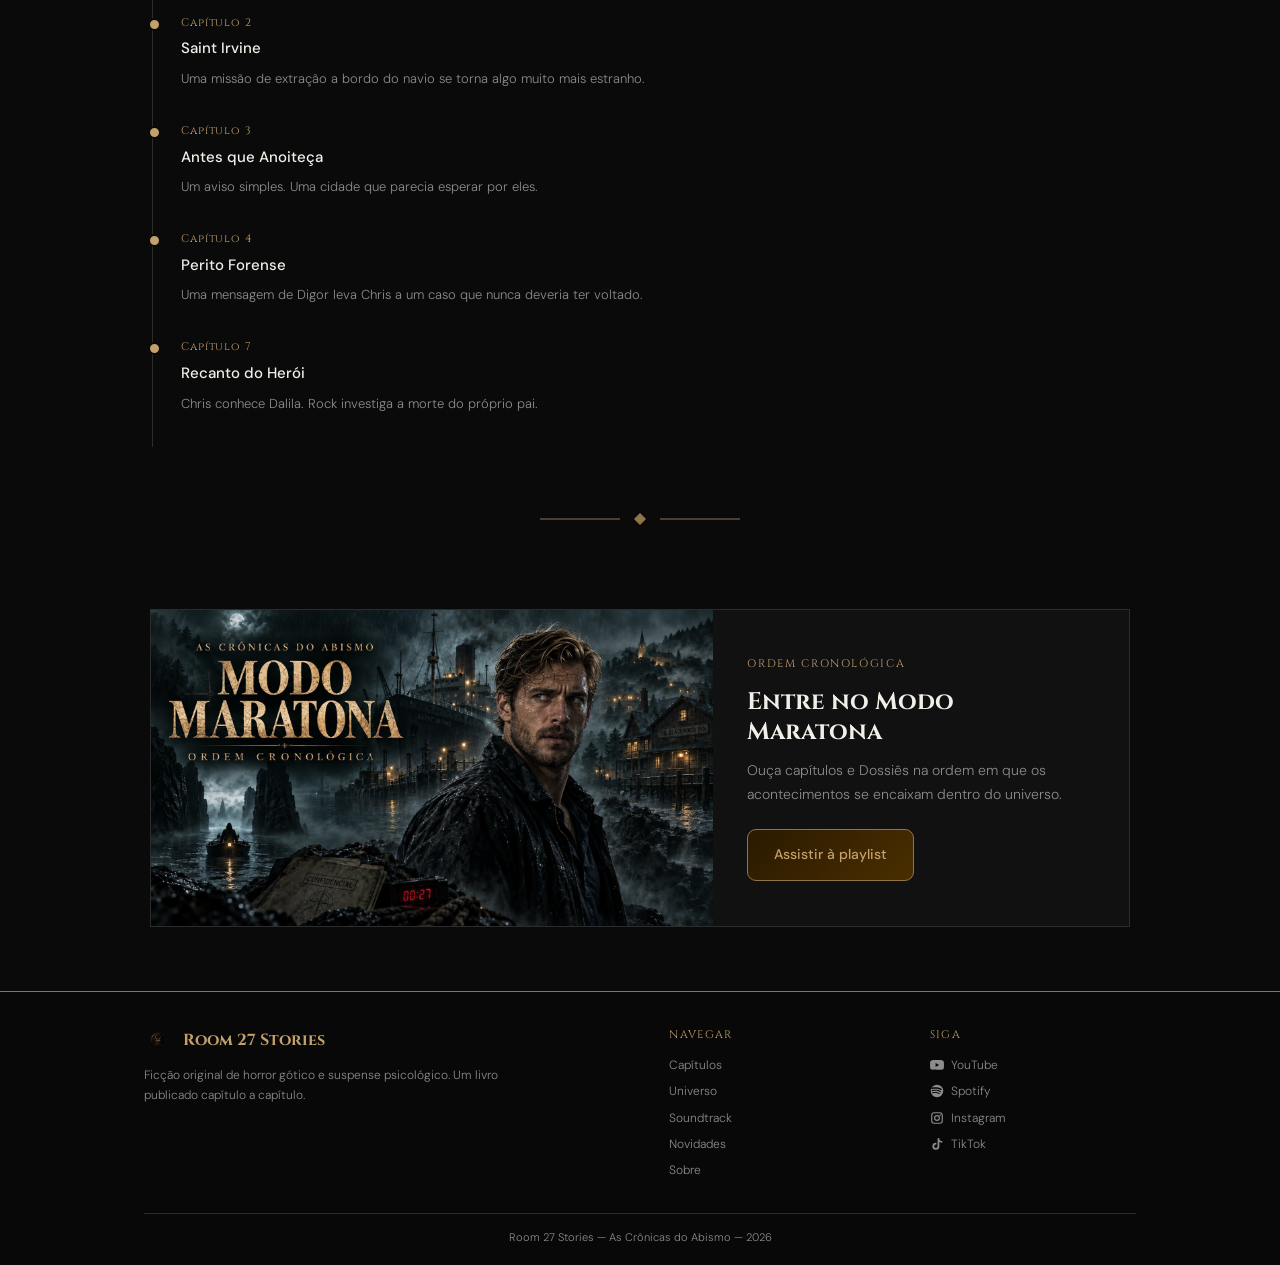
<file: universo.html>
<!DOCTYPE html>
<html lang="pt-BR">
<head>
<meta charset="UTF-8">
<meta name="viewport" content="width=device-width, initial-scale=1.0">
<title>Universo: Núcleo, Personagens e Linha do Tempo — As Crônicas do Abismo</title>
<meta name="description" content="Conheça o Núcleo de Inteligência Liminar (NIL), os Portões do Inferno, Chris Holloway e os demais personagens de As Crônicas do Abismo — sem spoilers dos capítulos ainda não publicados.">
<link rel="canonical" href="https://room27stories.github.io/universo.html">
<meta property="og:type" content="website">
<meta property="og:site_name" content="Room 27 Stories">
<meta property="og:title" content="Universo — As Crônicas do Abismo">
<meta property="og:description" content="O Núcleo de Inteligência Liminar, os Portões do Inferno e os personagens de As Crônicas do Abismo.">
<meta property="og:url" content="https://room27stories.github.io/universo.html">
<meta property="og:image" content="https://room27stories.github.io/assets/book-cover.jpg">
<meta property="og:locale" content="pt_BR">
<meta name="twitter:card" content="summary_large_image">
<meta name="twitter:title" content="Universo — As Crônicas do Abismo">
<meta name="twitter:description" content="O Núcleo de Inteligência Liminar, os Portões do Inferno e os personagens de As Crônicas do Abismo.">
<meta name="twitter:image" content="https://room27stories.github.io/assets/book-cover.jpg">
<link rel="icon" href="assets/logo-mark.png">
<link rel="preconnect" href="https://fonts.googleapis.com">
<link rel="preconnect" href="https://fonts.gstatic.com" crossorigin>
<link href="https://fonts.googleapis.com/css2?family=Cinzel:wght@400;700&family=DM+Sans:wght@300;500&display=swap" rel="stylesheet">
<link rel="stylesheet" href="style.css">
</head>
<body>

<nav>
  <div class="wrap">
    <div class="brand"><img class="mark" src="assets/logo-mark.png" alt="Room 27 Stories"> Room 27 Stories</div>
    <div class="navlinks">
      <a href="index.html">Início</a>
      <a href="episodios.html">Capítulos</a>
      <a href="universo.html" class="current">Universo</a>
      <a href="sobre.html">Sobre</a>
    </div>
  </div>
</nav>

<header class="hero page-hero">
  <img class="page-hero-bg" src="assets/subscribe-banner.jpg" alt="">
  <div class="page-hero-fade"></div>
  <div class="wrap">
    <div class="kicker">O UNIVERSO</div>
    <h1>O Núcleo, os Portões e quem sobrevive entre eles</h1>
    <p class="lede">Um mapa do que já foi revelado nos capítulos publicados — sem adiantar o que ainda está por vir.</p>
  </div>
</header>

<section>
  <div class="wrap">
    <div class="editorial-intro">
      <div class="section-head"><h2>O Núcleo</h2></div>
      <p>O NIL — Núcleo de Inteligência Liminar — é uma divisão secreta que investiga fenômenos liminares e sobrenaturais que o mundo prefere não admitir que existem. Seus agentes atravessam os Portões do Inferno: uma passagem onde a água reflete e chama por quem cada pessoa perdeu — e nem todo mundo resiste a ela.</p>
      <p>A primeira regra escrita do Núcleo, ainda hoje em vigor, nasceu de um desastre que aconteceu muito antes de Chris se tornar agente: <em>evitar contato prolongado com a água</em>.</p>
    </div>
  </div>
</section>

<div class="ornament-divider"><svg viewBox="0 0 200 16" xmlns="http://www.w3.org/2000/svg"><line x1="0" y1="8" x2="80" y2="8" stroke="currentColor" stroke-width="1"/><path d="M100 2 L106 8 L100 14 L94 8 Z" fill="currentColor"/><line x1="120" y1="8" x2="200" y2="8" stroke="currentColor" stroke-width="1"/></svg></div>

<section id="personagens">
  <div class="wrap">
    <div class="section-head"><h2>Personagens</h2></div>
    <p class="section-intro">Descrições baseadas apenas no que já foi publicado.</p>
    <div class="lore-grid character-grid">

      <div class="lore-card">
        <img class="lore-img" src="assets/chris-portrait.jpg" alt="Chris, protagonista de As Crônicas do Abismo" loading="lazy">
        <h3>Chris</h3>
        <div class="lore-role">Protagonista · Agente do NIL</div>
        <div class="lore-desc">Narra a história em primeira pessoa. Direto, econômico nas palavras, resolve as coisas na ação mais do que na conversa. Cabelo castanho-claro ondulado, olhos azuis, sempre com o mesmo sobretudo preto.</div>
      </div>

      <div class="lore-card">
        <img class="lore-img" src="assets/reeves-portrait.jpg" alt="Reeves, parceiro de Chris" loading="lazy">
        <h3>Reeves</h3>
        <div class="lore-role">Parceiro de Chris</div>
        <div class="lore-desc">Calmo e metódico. A presença que equilibra os instintos mais impulsivos de Chris em campo.</div>
      </div>

      <div class="lore-card">
        <img class="lore-img" src="assets/digor-portrait.jpg" alt="Digor, agente do NIL" loading="lazy">
        <h3>Digor</h3>
        <div class="lore-role">Agente do NIL</div>
        <div class="lore-desc">Impulsivo e engraçado quando menos se espera. Tem o hábito de usar nomes falsos — e ninguém sabe ao certo quantos já usou.</div>
      </div>

      <div class="lore-card">
        <img class="lore-img" src="assets/guillermo-portrait.jpg" alt="Guillermo Salvatierra, analista de evidências do NIL" loading="lazy">
        <h3>Guillermo Salvatierra</h3>
        <div class="lore-role">Analista de evidências do NIL</div>
        <div class="lore-desc">Antigo parceiro de Chris em outras operações. Enquanto Digor arromba portas, Guillermo descobre quem as trancou — e por quê.</div>
      </div>

      <div class="lore-card">
        <img class="lore-img" src="assets/carlos-portrait.jpg" alt="Carlos Valverde, ex-superior de Chris no NIL" loading="lazy">
        <h3>Carlos Valverde</h3>
        <div class="lore-role">Ex-superior de Chris no NIL</div>
        <div class="lore-desc">Conhece os corredores escuros da instituição por dentro. Fala pouco — e quando fala, prefere metáforas a respostas diretas.</div>
      </div>

    </div>
  </div>
</section>

<div class="ornament-divider"><svg viewBox="0 0 200 16" xmlns="http://www.w3.org/2000/svg"><line x1="0" y1="8" x2="80" y2="8" stroke="currentColor" stroke-width="1"/><path d="M100 2 L106 8 L100 14 L94 8 Z" fill="currentColor"/><line x1="120" y1="8" x2="200" y2="8" stroke="currentColor" stroke-width="1"/></svg></div>

<section>
  <div class="wrap">
    <div class="section-head"><h2>Lugares</h2></div>
    <div class="lore-grid">

      <div class="lore-card">
        <img class="lore-img" src="assets/portoes-inferno.jpg" alt="Os Portões do Inferno" loading="lazy">
        <h3>Portões do Inferno</h3>
        <div class="lore-role">Capítulo 1</div>
        <div class="lore-desc">A passagem de água entre penhascos que todo agente do Núcleo teme mais do que qualquer inimigo. A travessia é feita num barco de madeira escura, motor a diesel, sem nome pintado no casco.</div>
      </div>

      <div class="lore-card">
        <img class="lore-img" src="assets/saint-irvine-local.jpg" alt="O navio Saint Irvine" loading="lazy">
        <h3>St. Irvine</h3>
        <div class="lore-role">Capítulo 2</div>
        <div class="lore-desc">Um grande navio de cruzeiro onde a geografia interna se comporta de forma anômala perto das áreas afetadas pela água dos Portões.</div>
      </div>

      <div class="lore-card">
        <img class="lore-img" src="assets/recanto-heroi.jpg" alt="O Recanto do Herói" loading="lazy">
        <h3>Recanto do Herói</h3>
        <div class="lore-role">Capítulo 7</div>
        <div class="lore-desc">Um hotel isolado onde Chris conhece Dalila — e onde o passado de outros personagens começa a alcançá-lo.</div>
      </div>

    </div>
  </div>
</section>

<div class="ornament-divider"><svg viewBox="0 0 200 16" xmlns="http://www.w3.org/2000/svg"><line x1="0" y1="8" x2="80" y2="8" stroke="currentColor" stroke-width="1"/><path d="M100 2 L106 8 L100 14 L94 8 Z" fill="currentColor"/><line x1="120" y1="8" x2="200" y2="8" stroke="currentColor" stroke-width="1"/></svg></div>

<section>
  <div class="wrap">
    <div class="section-head"><h2>Linha do tempo</h2></div>
    <p class="section-intro">Na ordem em que a história acontece — não na ordem de lançamento.</p>
    <div class="timeline">

      <div class="tl-item">
        <div class="tl-label">Dossiê 02</div>
        <div class="tl-title">A Primeira Regra</div>
        <div class="tl-desc">Passado indefinido, anterior a tudo. A origem da primeira regra do Núcleo.</div>
      </div>

      <div class="tl-item">
        <div class="tl-label">Dossiê 01</div>
        <div class="tl-title">Vida Emprestada</div>
        <div class="tl-desc">Tempo indefinido, anterior aos capítulos atuais. Um agente assume a identidade de um colega morto.</div>
      </div>

      <div class="tl-item">
        <div class="tl-label">Capítulo 1</div>
        <div class="tl-title">Depois dos Portões</div>
        <div class="tl-desc">Chris e Reeves atravessam os Portões do Inferno rumo ao St. Irvine.</div>
      </div>

      <div class="tl-item">
        <div class="tl-label">Dossiê 03</div>
        <div class="tl-title">Arquivo 00:27</div>
        <div class="tl-desc">Um arquivo apagado reaparece às 00:27 — depois da travessia e antes da missão a bordo do St. Irvine.</div>
      </div>

      <div class="tl-item">
        <div class="tl-label">Capítulo 2</div>
        <div class="tl-title">Saint Irvine</div>
        <div class="tl-desc">Uma missão de extração a bordo do navio se torna algo muito mais estranho.</div>
      </div>

      <div class="tl-item">
        <div class="tl-label">Capítulo 3</div>
        <div class="tl-title">Antes que Anoiteça</div>
        <div class="tl-desc">Um aviso simples. Uma cidade que parecia esperar por eles.</div>
      </div>

      <div class="tl-item">
        <div class="tl-label">Capítulo 4</div>
        <div class="tl-title">Perito Forense</div>
        <div class="tl-desc">Uma mensagem de Digor leva Chris a um caso que nunca deveria ter voltado.</div>
      </div>

      <div class="tl-item">
        <div class="tl-label">Capítulo 7</div>
        <div class="tl-title">Recanto do Herói</div>
        <div class="tl-desc">Chris conhece Dalila. Rock investiga a morte do próprio pai.</div>
      </div>

    </div>
  </div>
</section>

<div class="ornament-divider"><svg viewBox="0 0 200 16" xmlns="http://www.w3.org/2000/svg"><line x1="0" y1="8" x2="80" y2="8" stroke="currentColor" stroke-width="1"/><path d="M100 2 L106 8 L100 14 L94 8 Z" fill="currentColor"/><line x1="120" y1="8" x2="200" y2="8" stroke="currentColor" stroke-width="1"/></svg></div>

<section>
  <div class="wrap">
    <div class="playlist-callout">
      <img src="assets/modo-maratona.jpg" alt="Modo Maratona — As Crônicas do Abismo" loading="lazy">
      <div class="playlist-callout-copy">
        <div class="subscribe-kicker">ORDEM CRONOLÓGICA</div>
        <h3>Entre no Modo Maratona</h3>
        <p>Ouça capítulos e Dossiês na ordem em que os acontecimentos se encaixam dentro do universo.</p>
        <a class="btn btn-primary" href="https://youtube.com/playlist?list=PLfdbxoCQj9qI&amp;si=ltoP2_b7OqqzTjTp" target="_blank" rel="noopener">Assistir à playlist</a>
      </div>
    </div>
  </div>
</section>

<footer class="site-footer">
  <div class="wrap">
    <div class="footer-grid">
      <div class="footer-brand"><a class="footer-brand-link" href="index.html"><img src="assets/logo-mark.png" alt="">Room 27 Stories</a><p class="footer-copy">Ficção original de horror gótico e suspense psicológico. Um livro publicado capítulo a capítulo.</p></div>
      <div><div class="footer-title">Navegar</div><div class="footer-list"><a href="episodios.html">Capítulos</a><a href="universo.html">Universo</a><a href="soundtrack.html">Soundtrack</a><a href="novidades.html">Novidades</a><a href="sobre.html">Sobre</a></div></div>
      <div><div class="footer-title">Siga</div><div class="footer-list"><a href="http://www.youtube.com/@room27_stories" target="_blank" rel="noopener"><svg aria-hidden="true"><use href="assets/social-icons.svg#youtube"></use></svg>YouTube</a><a href="https://open.spotify.com/show/033fjDZGIqSqJn3BN5w8cd?si=u_W6Wi7dRBCEGUyZWsQz9Q&amp;nd=1&amp;dlsi=67b1a1af01f44073" target="_blank" rel="noopener"><svg aria-hidden="true"><use href="assets/social-icons.svg#spotify"></use></svg>Spotify</a><a href="https://instagram.com/room27_stories" target="_blank" rel="noopener"><svg aria-hidden="true"><use href="assets/social-icons.svg#instagram"></use></svg>Instagram</a><a href="https://tiktok.com/@room27_stories" target="_blank" rel="noopener"><svg aria-hidden="true"><use href="assets/social-icons.svg#tiktok"></use></svg>TikTok</a></div></div>
    </div>
    <div class="footer-bottom">Room 27 Stories — As Crônicas do Abismo — 2026</div>
  </div>
</footer>

<script data-goatcounter="https://room27stories.goatcounter.com/count" async src="//gc.zgo.at/count.js"></script>
</body>
</html>
</file>
<file: style.css>
/* Fontes carregadas via <link> no <head> de cada página (mais rápido que @import) */

:root{
  --bg:#0a0a0a;
  --surface:#131313;
  --surface2:#1b1b1b;
  --border:#2c2c2c;
  --gold:#c3a06c;
  --gold-dim:#8f7548;
  --blood:#7a3030;
  --text:#f2efe9;
  --muted:#8c8c8c;
  --card:#111111;
}

*{box-sizing:border-box;margin:0;padding:0;}

html{scroll-behavior:smooth;}

body{
  background:var(--bg);
  color:var(--text);
  font-family:'DM Sans',sans-serif;
  font-weight:300;
  line-height:1.7;
  min-height:100vh;
}

body::before{
  content:"";
  position:fixed;
  inset:0;
  background:
    radial-gradient(ellipse at 20% -10%, rgba(195,160,108,0.06), transparent 45%),
    radial-gradient(ellipse at 90% 30%, rgba(122,48,48,0.06), transparent 40%);
  pointer-events:none;
  z-index:0;
}

a{color:inherit;text-decoration:none;}

.wrap{max-width:1040px;margin:0 auto;padding:0 24px;position:relative;z-index:1;}

/* TOUR-STYLE EXPANDABLE CARDS */
.tour-grid{
  display:grid;
  grid-template-columns:repeat(auto-fill,minmax(250px,1fr));
  gap:20px;
  align-items:start;
}
.tour-card{
  border-radius:12px;
  overflow:hidden;
  border:1px solid var(--border);
  background:var(--card);
  cursor:pointer;
  transition:transform .22s ease, border-color .22s ease;
}
.tour-card:hover{transform:translateY(-4px);border-color:var(--gold-dim);}
.tour-card.open{border-color:var(--gold);}
.tour-media{position:relative;}
.tour-media img{width:100%;aspect-ratio:2/3;object-fit:cover;display:block;}
.tour-media.wide img{aspect-ratio:16/9;}
.tour-media .tour-noimg{
  width:100%;aspect-ratio:2/3;
  display:flex;align-items:center;justify-content:center;
  background:linear-gradient(150deg,var(--surface2),var(--surface));
  color:var(--muted);font-family:'Cinzel',serif;font-size:11px;letter-spacing:.06em;text-align:center;
}
.tour-media.wide .tour-noimg{aspect-ratio:16/9;}
.tour-toggle-icon{
  position:absolute;top:10px;right:10px;
  width:26px;height:26px;border-radius:50%;
  background:rgba(7,7,13,0.75);
  border:1px solid var(--border);
  display:flex;align-items:center;justify-content:center;
  font-size:16px;color:var(--gold);
  transition:transform .25s ease;
}
.tour-card.open .tour-toggle-icon{transform:rotate(45deg);}
.tour-title-bar{padding:14px 16px 4px;}
.tour-title{font-family:'Cinzel',serif;font-weight:700;font-size:15px;color:var(--text);line-height:1.35;}
.tour-synopsis{
  max-height:0;
  overflow:hidden;
  background:var(--surface2);
  transition:max-height .32s ease;
}
.tour-card.open .tour-synopsis{max-height:320px;}
.tour-synopsis-inner{padding:12px 16px 18px;font-size:13px;color:var(--text);line-height:1.6;}
.tour-synopsis .ep-links{margin-top:10px;}

/* NEWSLETTER */
.newsletter-box{
  position:relative;
  overflow:hidden;
  padding:26px 28px;
  border:1px solid var(--gold-dim);
  border-radius:0;
  background-image:url('assets/subscribe-banner.jpg');
  background-size:cover;
  background-position:78% center;
  display:flex;
  align-items:center;
  justify-content:space-between;
  gap:24px;
  flex-wrap:wrap;
  min-height:118px;
}
.newsletter-box::before{
  content:"";
  position:absolute;
  inset:0;
  background:linear-gradient(90deg,rgba(7,5,2,.96) 0%,rgba(7,5,2,.82) 48%,rgba(7,5,2,.34) 100%);
}
.newsletter-box > *{position:relative;z-index:1;}
.newsletter-form{display:flex;gap:10px;flex-shrink:0;}
.newsletter-form input[type="email"]{
  background:var(--surface2);
  border:1px solid var(--border);
  border-radius:8px;
  padding:11px 14px;
  color:var(--text);
  font-family:'DM Sans',sans-serif;
  font-size:14px;
  min-width:220px;
}
.newsletter-form input[type="email"]:focus{outline:none;border-color:var(--gold-dim);}
.newsletter-form input[type="submit"],.newsletter-form button{
  background:linear-gradient(135deg,#2a1a00,#4a2e00);
  border:1px solid var(--gold-dim);
  color:var(--gold);
  border-radius:8px;
  padding:11px 20px;
  font-family:'DM Sans',sans-serif;
  font-size:14px;
  font-weight:500;
  cursor:pointer;
  transition:all .18s ease;
}
.newsletter-form input[type="submit"]:hover,.newsletter-form button:hover{border-color:var(--gold);background:linear-gradient(135deg,#331f00,#553500);}
.newsletter-sub{display:block;margin-top:4px;}
@media (max-width:640px){
  .newsletter-box{flex-direction:column;text-align:center;padding:24px 20px;}
  .newsletter-form{width:100%;}
  .newsletter-form input[type="email"]{flex:1;min-width:0;}
}

/* VIDEO + SUBSCRIBE CTA — bloco único, banner real de fundo */
.video-block{border:1px solid var(--border);border-radius:14px;overflow:hidden;}
.video-block .video-embed{border:none;border-radius:0;}
.subscribe-cta{
  position:relative;
  padding:24px 28px;
  background-image:url('assets/subscribe-banner.jpg');
  background-size:cover;
  background-position:75% center;
  display:flex;
  align-items:center;
  justify-content:space-between;
  gap:24px;
  flex-wrap:wrap;
  border-top:1px solid var(--gold-dim);
  min-height:120px;
}
.subscribe-cta::before{
  content:"";
  position:absolute;inset:0;
  background:linear-gradient(90deg, rgba(6,5,3,.92) 0%, rgba(6,5,3,.6) 45%, rgba(6,5,3,.15) 100%);
}
.subscribe-cta > *{position:relative;z-index:2;}
.subscribe-kicker{
  font-family:'Cinzel',serif;
  font-size:11px;
  letter-spacing:0.15em;
  color:var(--gold);
  margin-bottom:8px;
}
.subscribe-title{font-size:18px;font-weight:500;color:var(--text);max-width:460px;line-height:1.4;}
.subscribe-sub{display:block;font-weight:300;color:var(--muted);font-size:14px;margin-top:4px;}
.subscribe-btn-yt{
  white-space:nowrap;flex-shrink:0;
  background:#e02929;
  color:#fff;
  font-weight:500;
  font-size:14px;
  padding:11px 22px;
  border-radius:4px;
  border:none;
  transition:background .18s ease;
}
.subscribe-btn-yt:hover{background:#c11f1f;}
@media (max-width:640px){
  .subscribe-cta{flex-direction:column;text-align:center;padding:24px 20px;}
  .subscribe-title{max-width:none;}
}

/* FEATURE BAND — 4 recursos com ícones */
.feature-band{border-bottom:1px solid var(--border);background:var(--surface);}
.feature-band .wrap{display:grid;grid-template-columns:repeat(4,1fr);gap:0;}
.feature{padding:22px 20px;border-left:1px solid var(--border);}
.feature:first-child{border-left:none;}
.feature-icon{margin-bottom:10px;}
.feature-icon img{width:38px;height:38px;display:block;}
.feature h4{font-family:'Cinzel',serif;font-size:13px;letter-spacing:.03em;color:var(--text);margin-bottom:5px;line-height:1.3;}
.feature p{font-size:12.5px;color:var(--muted);line-height:1.5;}
@media (max-width:760px){
  .feature-band .wrap{grid-template-columns:repeat(2,1fr);}
  .feature:nth-child(3){border-left:none;}
}
@media (max-width:480px){
  .feature-band .wrap{grid-template-columns:1fr;}
  .feature{border-left:none !important;border-top:1px solid var(--border);}
  .feature:first-child{border-top:none;}
}

/* SÉRIE PRINCIPAL E DOSSIÊS — faixas full-width com fundo destacado */
.chapters-band{position:relative;overflow:hidden;padding:34px 0;border-top:1px solid var(--border);border-bottom:1px solid var(--border);}
.chapters-band .cb-bg{position:absolute;inset:0;width:100%;height:100%;object-fit:cover;opacity:.32;}
.chapters-band .cb-fade{position:absolute;inset:0;background:linear-gradient(180deg, rgba(10,10,10,.68), rgba(10,10,10,.9) 70%, var(--bg));}
.chapters-band .wrap{position:relative;z-index:2;}
.dossies-band{position:relative;overflow:hidden;padding:34px 0;border-top:1px solid var(--border);border-bottom:1px solid var(--border);}
.dossies-band .cb-bg{position:absolute;inset:0;width:100%;height:100%;object-fit:cover;opacity:.28;}
.dossies-band .cb-fade{position:absolute;inset:0;background:linear-gradient(180deg, rgba(10,10,10,.7), rgba(10,10,10,.92) 70%, var(--bg));}
.dossies-band .wrap{position:relative;z-index:2;}
.cf-header{font-family:'Cinzel',serif;font-weight:700;font-size:22px;text-align:center;letter-spacing:.08em;margin-bottom:18px;}
.cf-body{display:flex;gap:20px;align-items:flex-start;}
.cf-body .carousel,.dossies-row .carousel{flex:1;min-width:0;}
.cf-lead{width:170px;flex-shrink:0;border-radius:8px;border:1px solid var(--border);object-fit:contain;background:var(--card);}
.dossies-note{text-align:center;font-size:14px;color:var(--muted);max-width:560px;margin:0 auto 20px;line-height:1.6;}
.dossies-row{display:flex;gap:20px;align-items:flex-start;}
.dossies-lead{width:190px;flex-shrink:0;border-radius:8px;border:1px solid var(--border);object-fit:cover;aspect-ratio:9/16;}

/* NETFLIX-STYLE CAROUSEL */
.carousel{position:relative;}
.carousel-track{
  display:flex;
  gap:20px;
  overflow-x:auto;
  scroll-snap-type:x proximity;
  scroll-behavior:smooth;
  padding:2px 2px 12px;
  scrollbar-width:none;
  -ms-overflow-style:none;
  cursor:grab;
}
.carousel-track::-webkit-scrollbar{display:none;}
.carousel-track.dragging{cursor:grabbing;scroll-behavior:auto;}
.carousel-track .tour-card{flex:0 0 clamp(205px,15vw,230px);width:clamp(205px,15vw,230px);scroll-snap-align:start;}
.carousel-nav{
  position:absolute;top:34%;transform:translateY(-50%);
  width:34px;height:34px;border-radius:50%;
  background:rgba(10,10,10,0.8);
  border:1px solid var(--border);
  color:var(--gold);
  display:flex;align-items:center;justify-content:center;
  cursor:pointer;font-size:16px;z-index:6;
  transition:border-color .2s ease, background .2s ease;
  user-select:none;
  padding:0;
  font-family:inherit;
}
.carousel-nav:hover{border-color:var(--gold);background:rgba(10,10,10,0.95);}
.carousel-nav.prev{left:-14px;}
.carousel-nav.next{right:-14px;}
@media (max-width:820px){
  .carousel-nav{display:none;}
  .cf-body,.dossies-row{display:block;}
  .cf-lead,.dossies-lead{display:none;}
  .carousel-track{padding-right:24px;scroll-snap-type:x mandatory;-webkit-overflow-scrolling:touch;}
  .carousel-track .tour-card{flex-basis:min(82vw,310px);width:min(82vw,310px);}
}

/* NOTE ABOVE GRID */
.grid-note{font-size:12.5px;color:var(--muted);margin:14px 0 0;}

/* HERO TWO-COLUMN LAYOUT */
.hero-mark{height:140px;width:auto;object-fit:contain;display:block;margin:0 auto 24px;}
.hero-columns{display:flex;align-items:center;gap:44px;text-align:left;margin-top:12px;}
.hero-cover{width:210px;max-width:36%;flex-shrink:0;border-radius:10px;box-shadow:0 24px 60px rgba(0,0,0,0.55);border:1px solid var(--border);}
.hero-text{flex:1;min-width:0;}
.hero-text h1{margin:0 0 20px;max-width:none;}
.hero-text p.lede{margin:0 0 32px;max-width:none;}
.hero-text .cta-row{justify-content:flex-start;}
@media (max-width:680px){
  .hero-columns{flex-direction:column;text-align:center;gap:26px;}
  .hero-cover{width:170px;max-width:55%;}
  .hero-text .cta-row{justify-content:center;}
}

/* PLATFORM ICON BUTTONS */
.btn svg{width:16px;height:16px;flex-shrink:0;}

/* NAV */
.brand img.mark{height:26px;width:auto;object-fit:contain;}

/* FAQ */
.faq-list{display:flex;flex-direction:column;gap:22px;max-width:720px;}
.faq-item{padding-bottom:22px;border-bottom:1px solid var(--border);}
.faq-item:last-child{border-bottom:none;}
.faq-q{font-family:'Cinzel',serif;font-weight:700;font-size:16px;color:var(--gold);margin-bottom:8px;}
.faq-a{font-size:14px;color:var(--text);line-height:1.7;}
.faq-a a{color:var(--gold);text-decoration:underline;text-underline-offset:2px;}

/* HERO WITH BG IMAGE */
.hero-bg{
  position:relative;
  padding:0;
  text-align:center;
  overflow:hidden;
  border-bottom:1px solid var(--border);
}
.hero-bg .bg-img{
  position:absolute;inset:0;
  width:100%;height:100%;
  object-fit:cover;
  object-position:center;
  opacity:0.55;
  filter:saturate(0.9);
}
.hero-bg .bg-fade{
  position:absolute;inset:0;
  background:linear-gradient(180deg, rgba(7,7,13,0.55) 0%, rgba(7,7,13,0.75) 55%, var(--bg) 100%);
}
.hero-bg .wrap{
  position:relative;z-index:2;
  padding:90px 24px 70px;
}
.hero-wordmark{max-width:520px;width:80%;margin:0 auto 26px;display:block;}

/* PLATFORM BUTTONS */
.btn-yt{border-color:#6a2a2a;color:#e2a3a3;}
.btn-yt:hover{border-color:#cc4444;background:#2a0f0f;}
.btn-spotify{border-color:#1c5c3a;color:#7fd6a3;}
.btn-spotify:hover{border-color:#2fae63;background:#0f2418;}
.btn-insta{border-color:#5c3a5c;color:#d6a3cf;}
.btn-insta:hover{border-color:#b04ea3;background:#241028;}
.btn-tiktok{border-color:#2a4a4a;color:#8fd6d6;}
.btn-tiktok:hover{border-color:#3fb0b0;background:#0f2222;}

/* WELCOME VIDEO */
.video-embed{
  position:relative;width:100%;padding-bottom:56.25%;height:0;
  border-radius:14px;overflow:hidden;border:1px solid var(--border);
  background:var(--card);
}
.video-embed iframe{position:absolute;inset:0;width:100%;height:100%;border:0;}

/* SPOTIFY EMBED */
.spotify-embed{border-radius:14px;overflow:hidden;border:1px solid var(--border);}
.spotify-embed iframe{display:block;width:100%;border:0;}

/* EPISODE CARDS w/ COVER */
.ep-card-cover{
  background:var(--card);
  border:1px solid var(--border);
  border-radius:12px;
  overflow:hidden;
  display:flex;
  flex-direction:column;
}
.ep-cover-img{width:100%;aspect-ratio:16/9;object-fit:cover;display:block;border-bottom:1px solid var(--border);}
.ep-cover-img.portrait{aspect-ratio:9/16;}
.ep-card-cover .ep-card-body{padding:16px 18px 18px;display:flex;flex-direction:column;gap:10px;flex:1;}
.ep-card-cover .ep-num{margin-bottom:0;}
.ep-card-noimg{
  aspect-ratio:16/9;
  display:flex;align-items:center;justify-content:center;
  background:linear-gradient(150deg,var(--surface2),var(--surface));
  color:var(--muted);
  font-family:'Cinzel',serif;
  font-size:12px;
  letter-spacing:0.06em;
  border-bottom:1px solid var(--border);
}

nav{
  border-bottom:1px solid var(--border);
  background:rgba(7,7,13,0.85);
  backdrop-filter:blur(6px);
  position:sticky;
  top:0;
  z-index:50;
}
nav .wrap{
  display:flex;
  align-items:center;
  justify-content:space-between;
  padding:16px 24px;
}
.brand{
  font-family:'Cinzel',serif;
  font-weight:700;
  font-size:15px;
  letter-spacing:0.04em;
  color:var(--gold);
  display:flex;
  align-items:center;
  gap:10px;
}
.brand-mark{
  width:30px;height:30px;
  border:1px solid var(--gold-dim);
  border-radius:4px;
  display:flex;align-items:center;justify-content:center;
  font-family:'Cinzel',serif;
  font-size:13px;
  color:var(--gold);
  background:linear-gradient(160deg,#1a1200,#2a1c00);
}
.navlinks{display:flex;gap:28px;font-size:13px;color:var(--muted);}
.navlinks a:hover{color:var(--gold);}
.navlinks a.current{color:var(--gold);}

/* HERO */
.hero{
  padding:96px 0 72px;
  text-align:center;
  position:relative;
}
.hero .kicker{
  font-family:'Cinzel',serif;
  font-size:12px;
  letter-spacing:0.25em;
  color:var(--muted);
  margin-bottom:22px;
}
.hero h1{
  font-family:'Cinzel',serif;
  font-weight:700;
  font-size:clamp(34px,6vw,58px);
  line-height:1.15;
  color:var(--text);
  max-width:780px;
  margin:0 auto 22px;
}
.hero h1 em{
  font-style:normal;
  color:var(--gold);
}
.hero p.lede{
  max-width:560px;
  margin:0 auto 36px;
  color:var(--muted);
  font-size:16px;
  line-height:1.75;
}

.cta-row{
  display:flex;
  gap:14px;
  justify-content:center;
  flex-wrap:wrap;
}
.btn{
  display:inline-flex;
  align-items:center;
  gap:10px;
  padding:13px 26px;
  border-radius:9px;
  font-size:14px;
  font-weight:500;
  border:1px solid var(--border);
  transition:all .18s;
}
.btn-primary{
  background:linear-gradient(135deg,#2a1a00,#4a2e00);
  border-color:var(--gold-dim);
  color:var(--gold);
}
.btn-primary:hover{border-color:var(--gold);background:linear-gradient(135deg,#331f00,#553500);}
.btn-secondary{
  background:var(--surface2);
  color:var(--text);
}
.btn-secondary:hover{border-color:var(--muted);}

/* SECTIONS */
section{padding:64px 0;}
.section-head{
  display:flex;
  align-items:baseline;
  justify-content:space-between;
  margin-bottom:32px;
  gap:16px;
  flex-wrap:wrap;
}
.section-head h2{
  font-family:'Cinzel',serif;
  font-weight:700;
  font-size:26px;
  color:var(--text);
}
.section-head .see-all{
  font-size:13px;
  color:var(--gold);
  white-space:nowrap;
}
.section-head .see-all:hover{color:var(--text);}
.section-actions{display:flex;align-items:center;gap:18px;flex-wrap:wrap;}
.section-intro{
  color:var(--muted);
  font-size:14px;
  max-width:620px;
  margin:-20px 0 32px;
}

/* EPISODE CARDS */
.ep-grid{
  display:grid;
  grid-template-columns:repeat(auto-fill,minmax(230px,1fr));
  gap:18px;
}
.ep-card{
  background:var(--card);
  border:1px solid var(--border);
  border-radius:12px;
  padding:20px;
  display:flex;
  flex-direction:column;
  gap:12px;
}
.ep-num{
  font-family:'Cinzel',serif;
  font-size:11px;
  color:var(--gold);
  letter-spacing:0.1em;
}
.ep-title{
  font-family:'Cinzel',serif;
  font-weight:700;
  font-size:17px;
  color:var(--text);
}
.ep-desc{
  font-size:13px;
  color:var(--muted);
  flex:1;
}
.ep-links{display:flex;gap:8px;margin-top:4px;flex-wrap:wrap;}
.ep-links a{
  font-size:11px;
  padding:7px 12px;
  border-radius:6px;
  border:1px solid var(--border);
  color:var(--muted);
}
.ep-links a:hover{border-color:var(--gold);color:var(--gold);}
.ep-links a.yt:hover{border-color:#cc4444;color:#e07a7a;}
.share-btn{
  display:inline-flex;align-items:center;justify-content:center;
  width:30px;height:30px;
  padding:0;
  border-radius:6px;
  border:1px solid var(--border);
  background:transparent;
  color:var(--muted);
  cursor:pointer;
  transition:border-color .18s ease, color .18s ease;
}
.share-btn svg{width:15px;height:15px;}
.share-btn:hover{border-color:var(--gold);color:var(--gold);}
.share-toast{
  position:fixed;left:50%;bottom:28px;transform:translateX(-50%) translateY(20px);
  background:var(--card);border:1px solid var(--gold-dim);color:var(--text);
  padding:10px 18px;border-radius:8px;font-size:13px;
  opacity:0;pointer-events:none;
  transition:opacity .25s ease, transform .25s ease;
  z-index:200;
}
.share-toast.show{opacity:1;transform:translateX(-50%) translateY(0);}

/* LORE CARDS */
.lore-grid{
  display:grid;
  grid-template-columns:repeat(auto-fill,minmax(210px,1fr));
  gap:16px;
}
.lore-card{
  background:var(--card);
  border:1px solid var(--border);
  border-radius:12px;
  padding:18px;
}
.lore-img{
  width:100%;
  height:190px;
  object-fit:cover;
  border-radius:8px;
  margin-bottom:14px;
  display:block;
}
.lore-card h3{
  font-family:'Cinzel',serif;
  font-size:15px;
  color:var(--gold);
  margin-bottom:6px;
}
.lore-role{
  font-size:10px;
  color:var(--muted);
  text-transform:uppercase;
  letter-spacing:0.08em;
  margin-bottom:10px;
}
.lore-desc{font-size:13px;color:var(--text);opacity:0.9;}

/* TIMELINE */
.timeline{
  display:flex;
  flex-direction:column;
  gap:0;
  border-left:1px solid var(--border);
  margin-left:8px;
}
.tl-item{
  position:relative;
  padding:0 0 32px 28px;
}
.tl-item::before{
  content:"";
  position:absolute;
  left:-5px;top:4px;
  width:9px;height:9px;
  border-radius:50%;
  background:var(--gold);
  border:2px solid var(--bg);
}
.tl-label{
  font-family:'Cinzel',serif;
  font-size:11px;
  color:var(--gold);
  letter-spacing:0.08em;
  margin-bottom:4px;
}
.tl-title{font-size:15px;font-weight:500;color:var(--text);margin-bottom:6px;}
.tl-desc{font-size:13px;color:var(--muted);max-width:600px;}

/* ARTIFACT PLATE (citação estilo documento do universo) */
.artifact-plate{
  position:relative;
  max-width:540px;
  margin:0 auto;
  padding:34px 40px;
  border:1px solid var(--gold-dim);
  background:linear-gradient(160deg, rgba(143,117,72,0.08), rgba(143,117,72,0.02));
  text-align:center;
}
.artifact-corner{position:absolute;width:16px;height:16px;border-color:var(--gold-dim);}
.artifact-corner.tl{top:8px;left:8px;border-top:2px solid;border-left:2px solid;}
.artifact-corner.tr{top:8px;right:8px;border-top:2px solid;border-right:2px solid;}
.artifact-corner.bl{bottom:8px;left:8px;border-bottom:2px solid;border-left:2px solid;}
.artifact-corner.br{bottom:8px;right:8px;border-bottom:2px solid;border-right:2px solid;}
.artifact-quote{font-family:'DM Sans',sans-serif;font-style:italic;font-size:16px;color:var(--text);line-height:1.7;margin:0;}
.artifact-source{font-family:'Cinzel',serif;font-size:11px;letter-spacing:0.14em;text-transform:uppercase;color:var(--gold-dim);margin-top:16px;}

/* ORNAMENT DIVIDER */
.ornament-divider{display:flex;align-items:center;justify-content:center;color:var(--gold-dim);margin:0 auto;width:100%;max-width:280px;}
.ornament-divider svg{width:100%;height:16px;}

/* QUOTE BLOCK (legado, mantido caso ainda usado em algum lugar) */
.quote-block{
  border-left:2px solid var(--gold);
  padding:6px 20px;
  font-style:italic;
  color:var(--muted);
  font-size:15px;
  max-width:560px;
  margin:0 auto;
}

/* FOOTER */
.site-footer{
  border-top:1px solid var(--gold-dim);
  padding:34px 0 18px;
  color:var(--muted);
  font-size:12px;
  background:#080808;
}
.footer-grid{
  display:grid;
  grid-template-columns:minmax(280px,1.6fr) repeat(2,minmax(150px,.7fr));
  gap:54px;
  align-items:start;
  padding-bottom:32px;
}
.footer-brand-link{
  display:inline-flex;
  align-items:center;
  gap:11px;
  color:var(--gold);
  font-family:'Cinzel',serif;
  font-weight:700;
  font-size:16px;
  margin-bottom:12px;
}
.footer-brand-link img{width:28px;height:28px;object-fit:contain;}
.footer-copy{max-width:360px;line-height:1.65;}
.footer-title{
  color:var(--gold);
  font-family:'Cinzel',serif;
  font-size:11px;
  letter-spacing:.12em;
  text-transform:uppercase;
  margin-bottom:10px;
}
.footer-list{display:flex;flex-direction:column;gap:6px;}
.footer-list a{display:inline-flex;align-items:center;gap:7px;width:max-content;}
.footer-list a:hover{color:var(--gold);}
.footer-list svg{width:14px;height:14px;}
.footer-bottom{
  border-top:1px solid var(--border);
  padding-top:14px;
  text-align:center;
  font-size:11px;
}

/* Page headers and editorial copy */
.page-hero{position:relative;overflow:hidden;border-bottom:1px solid var(--border);text-align:center;padding:0;}
.page-hero .page-hero-bg{position:absolute;inset:0;width:100%;height:100%;object-fit:cover;opacity:.48;}
.page-hero .page-hero-fade{position:absolute;inset:0;background:linear-gradient(180deg,rgba(7,7,13,.55),rgba(7,7,13,.84) 72%,var(--bg));}
.page-hero .wrap,.compact-hero .wrap,.simple-hero .wrap{
  min-height:230px;
  box-sizing:border-box;
  padding:30px 24px;
  display:flex;
  flex-direction:column;
  justify-content:center;
}
.compact-hero{padding:0;}
.page-hero h1,.compact-hero h1,.simple-hero h1{font-size:clamp(27px,4vw,38px);margin-bottom:12px;}
.page-hero .kicker,.compact-hero .kicker,.simple-hero .kicker{margin-bottom:12px;}
.page-hero p.lede,.compact-hero p.lede,.simple-hero p.lede{font-size:14px;line-height:1.6;margin-bottom:0;}
.simple-hero .hero-mark{height:52px;margin-bottom:10px;}
.simple-hero .cta-row{margin-top:20px;}
.upcoming-cover{filter:grayscale(1) brightness(.45);}
.editorial-intro{
  max-width:800px;
  margin:0 auto;
  padding:30px 34px;
  border-left:2px solid var(--gold-dim);
  background:linear-gradient(110deg,rgba(195,160,108,.08),rgba(17,17,17,.28));
  color:#d1cdc5;
  font-size:15px;
  line-height:1.9;
}
.editorial-intro p + p{margin-top:16px;}

/* Wider shelves let the viewport determine how many cards are visible. */
.shelf-wrap{max-width:1440px;}
.carousel-nav.is-hidden{display:none;}
.carousel-nav.is-disabled{opacity:.3;pointer-events:none;}

/* Playlist and platform calls to action */
.playlist-callout{
  display:grid;
  grid-template-columns:minmax(280px,1.15fr) minmax(260px,.85fr);
  gap:0;
  max-width:980px;
  margin:18px auto 0;
  border:1px solid var(--border);
  background:var(--card);
  overflow:hidden;
}
.playlist-callout img{width:100%;height:100%;min-height:250px;object-fit:cover;display:block;}
.playlist-callout-copy{padding:34px;display:flex;flex-direction:column;justify-content:center;align-items:flex-start;}
.playlist-callout-copy h3{font-family:'Cinzel',serif;font-size:24px;line-height:1.25;margin:5px 0 12px;}
.playlist-callout-copy p{font-size:14px;color:var(--muted);margin-bottom:22px;}
.platform-compact{
  display:flex;
  align-items:center;
  justify-content:space-between;
  gap:22px;
  max-width:760px;
  margin:0 auto;
  padding:24px 28px;
  border:1px solid var(--border);
  background:linear-gradient(120deg,rgba(29,185,84,.08),var(--card));
}
.platform-compact h2{font-family:'Cinzel',serif;font-size:18px;margin-bottom:4px;}
.platform-compact p{font-size:13px;color:var(--muted);}

/* Latest updates */
.updates-list{border:1px solid var(--border);border-radius:10px;overflow:hidden;background:rgba(10,10,10,.5);}
.update-item{
  display:grid;
  grid-template-columns:58px 1fr auto;
  gap:14px;
  align-items:center;
  padding:11px 14px;
  border-bottom:1px solid var(--border);
  transition:background .18s ease;
}
.update-item:last-child{border-bottom:none;}
.update-item:hover{background:rgba(195,160,108,.05);}
.update-thumb{width:58px;height:36px;object-fit:cover;border-radius:3px;}
.update-title{display:block;font-size:14px;font-weight:500;color:var(--text);}
.update-meta{display:block;font-size:11px;color:var(--muted);}
.update-tag{font-family:'Cinzel',serif;font-size:9px;letter-spacing:.06em;color:var(--gold);border:1px solid var(--gold-dim);border-radius:4px;padding:4px 9px;white-space:nowrap;}
.updates-page{display:flex;flex-direction:column;gap:14px;}
.updates-page .update-item{border:1px solid var(--border);border-radius:10px;grid-template-columns:150px 1fr auto;padding:0;overflow:hidden;}
.updates-page .update-thumb{width:150px;height:90px;border-radius:0;}
.updates-page .update-copy{padding:16px 0;}
.updates-page .update-tag{margin-right:18px;}

/* Soundtrack */
.soundtrack-intro{padding-top:30px;}
.soundtrack-hero{
  display:grid;
  grid-template-columns:minmax(0,1.45fr) minmax(280px,.75fr);
  border:1px solid var(--border);
  background:var(--card);
  overflow:hidden;
}
.soundtrack-hero img{width:100%;height:auto;object-fit:contain;align-self:center;display:block;background:#050505;}
.soundtrack-copy{padding:30px;display:flex;flex-direction:column;justify-content:center;align-items:flex-start;}
.soundtrack-copy h1{font-family:'Cinzel',serif;font-size:clamp(25px,3.2vw,38px);line-height:1.2;margin:8px 0 16px;}
.soundtrack-copy p{color:var(--muted);font-size:14px;margin-bottom:24px;}

/* Individual chapter pages */
.chapter-page-hero{border-bottom:1px solid var(--border);background:linear-gradient(120deg,rgba(195,160,108,.06),rgba(10,10,10,.92));}
.chapter-page-grid{display:grid;grid-template-columns:minmax(300px,.95fr) minmax(0,1.05fr);gap:42px;align-items:center;padding-top:42px;padding-bottom:42px;}
.chapter-cover{width:100%;aspect-ratio:16/9;object-fit:cover;border:1px solid var(--border);box-shadow:0 20px 50px rgba(0,0,0,.45);}
.chapter-hero-copy .kicker{font-family:'Cinzel',serif;font-size:11px;letter-spacing:.16em;color:var(--gold);margin-bottom:10px;}
.chapter-hero-copy h1{font-family:'Cinzel',serif;font-size:clamp(30px,4vw,46px);line-height:1.12;margin-bottom:12px;}
.chapter-hero-copy>p{color:var(--muted);font-size:14px;line-height:1.75;margin:14px 0 22px;}
.chapter-meta{display:flex;align-items:center;gap:10px;flex-wrap:wrap;color:var(--muted);font-size:11px;text-transform:uppercase;letter-spacing:.06em;}
.chapter-meta span+span::before{content:'·';margin-right:10px;color:var(--gold);}
.chapter-status{display:inline-flex;border:1px solid var(--gold-dim);color:var(--gold);font-family:'Cinzel',serif;font-size:10px;letter-spacing:.12em;padding:8px 12px;}
.chapter-character-grid{display:grid;grid-template-columns:repeat(auto-fit,minmax(150px,190px));gap:18px;}
.chapter-character-card{overflow:hidden;border:1px solid var(--border);border-radius:10px;background:var(--card);}
.chapter-character-card img{width:100%;aspect-ratio:4/5;object-fit:cover;object-position:center top;display:block;}
.chapter-character-card>div{padding:11px 13px 12px;}
.chapter-character-card h3{font-family:'Cinzel',serif;color:var(--gold);font-size:15px;margin-bottom:3px;}
.chapter-character-card .lore-role{margin-bottom:0;}
.chapter-character-card.no-photo{display:flex;align-items:center;justify-content:center;aspect-ratio:4/5;background:linear-gradient(150deg,var(--surface2),var(--surface));}
.chapter-character-card.no-photo>div{padding:0 14px;text-align:center;}
.characters-universe-link{display:inline-block;margin-top:20px;color:var(--gold);font-size:13px;}
.characters-universe-link:hover{color:var(--text);}
.reading-wrap{max-width:760px;}
.reading-copy{font-family:Georgia,'Times New Roman',serif;font-size:18px;line-height:1.9;color:#ded9d0;}
.reading-copy p+p{margin-top:1.4em;}
.chapter-navigation-section{padding-top:24px;}
.chapter-nav{display:grid;grid-template-columns:1fr 1fr;gap:16px;margin-bottom:24px;}
.chapter-nav a{display:flex;flex-direction:column;padding:16px;border:1px solid var(--border);border-radius:9px;color:var(--muted);transition:border-color .18s,color .18s;}
.chapter-nav a:hover{border-color:var(--gold-dim);color:var(--text);}
.chapter-nav a.next{text-align:right;align-items:flex-end;}
.chapter-nav span{font-size:10px;text-transform:uppercase;letter-spacing:.08em;color:var(--gold);}
.chapter-nav strong{font-family:'Cinzel',serif;font-size:13px;font-weight:400;}
.back-to-chapters{display:block;width:max-content;margin:0 auto;color:var(--gold);font-size:13px;}

@media (max-width:760px){
  .footer-grid{grid-template-columns:1fr 1fr;gap:30px;}
  .footer-brand{grid-column:1/-1;}
  .playlist-callout,.soundtrack-hero{grid-template-columns:1fr;}
  .playlist-callout img,.soundtrack-hero img{min-height:0;aspect-ratio:16/9;}
  .platform-compact{align-items:flex-start;flex-direction:column;}
  .updates-page .update-item{grid-template-columns:110px 1fr;}
  .updates-page .update-thumb{width:110px;height:100%;min-height:84px;}
  .updates-page .update-tag{display:none;}
  .chapter-page-grid{grid-template-columns:1fr;gap:24px;padding-top:28px;padding-bottom:32px;}
  .chapter-cover{max-width:620px;margin:0 auto;}
}

@media (max-width:520px){
  nav .wrap{padding:11px 16px;}
  .brand{font-size:0;gap:0;}
  .brand img.mark{height:28px;}
  .navlinks{gap:14px;font-size:11.5px;}
  .footer-grid{grid-template-columns:1fr 1fr;gap:26px 20px;}
  .footer-brand{grid-column:1/-1;}
  .character-grid .lore-img{height:auto;aspect-ratio:4/5;object-fit:cover;object-position:center top;}
  .chapter-character-grid{display:flex;overflow-x:auto;gap:14px;padding-bottom:8px;scroll-snap-type:x mandatory;-webkit-overflow-scrolling:touch;}
  .chapter-character-card{flex:0 0 155px;scroll-snap-align:start;}
  .chapter-nav{gap:10px;}
  .chapter-nav a{padding:13px;}
  .editorial-intro{padding:24px 22px;}
  .playlist-callout-copy,.soundtrack-copy{padding:26px 22px;}
  .update-item{grid-template-columns:54px 1fr;}
  .update-tag{display:none;}
  .newsletter-form{flex-direction:column;}
  .newsletter-form input[type="submit"],.newsletter-form button{width:100%;}
}

@media (max-width:640px){
  .navlinks{gap:14px;font-size:11.5px;}
  .hero{padding:64px 0 48px;}
  section{padding:48px 0;}
}

/* Compact hero treatment */
.home-hero .wrap{padding:42px 24px 28px;}
.home-hero .hero-columns{gap:32px;margin-top:0;}
.home-hero .hero-cover{width:170px;}
.home-hero .hero-mark{height:64px;margin:0 0 14px;}
.home-hero .hero-text .kicker{margin-bottom:9px;}
.home-hero .hero-text h1{font-size:clamp(27px,3vw,36px);margin-bottom:10px;}
.home-hero .hero-text p.lede{max-width:540px;font-size:14px;line-height:1.6;margin-bottom:16px;}
.home-hero .btn{padding:10px 18px;font-size:13px;}
@media (max-width:680px){
  .home-hero .wrap{padding:34px 20px 30px;}
  .home-hero .hero-columns{gap:20px;}
  .home-hero .hero-cover{width:145px;}
  .home-hero .hero-mark{height:54px;margin:0 auto 12px;}
  .home-hero .hero-text .kicker{font-size:10px;letter-spacing:.17em;}
}
</file>
